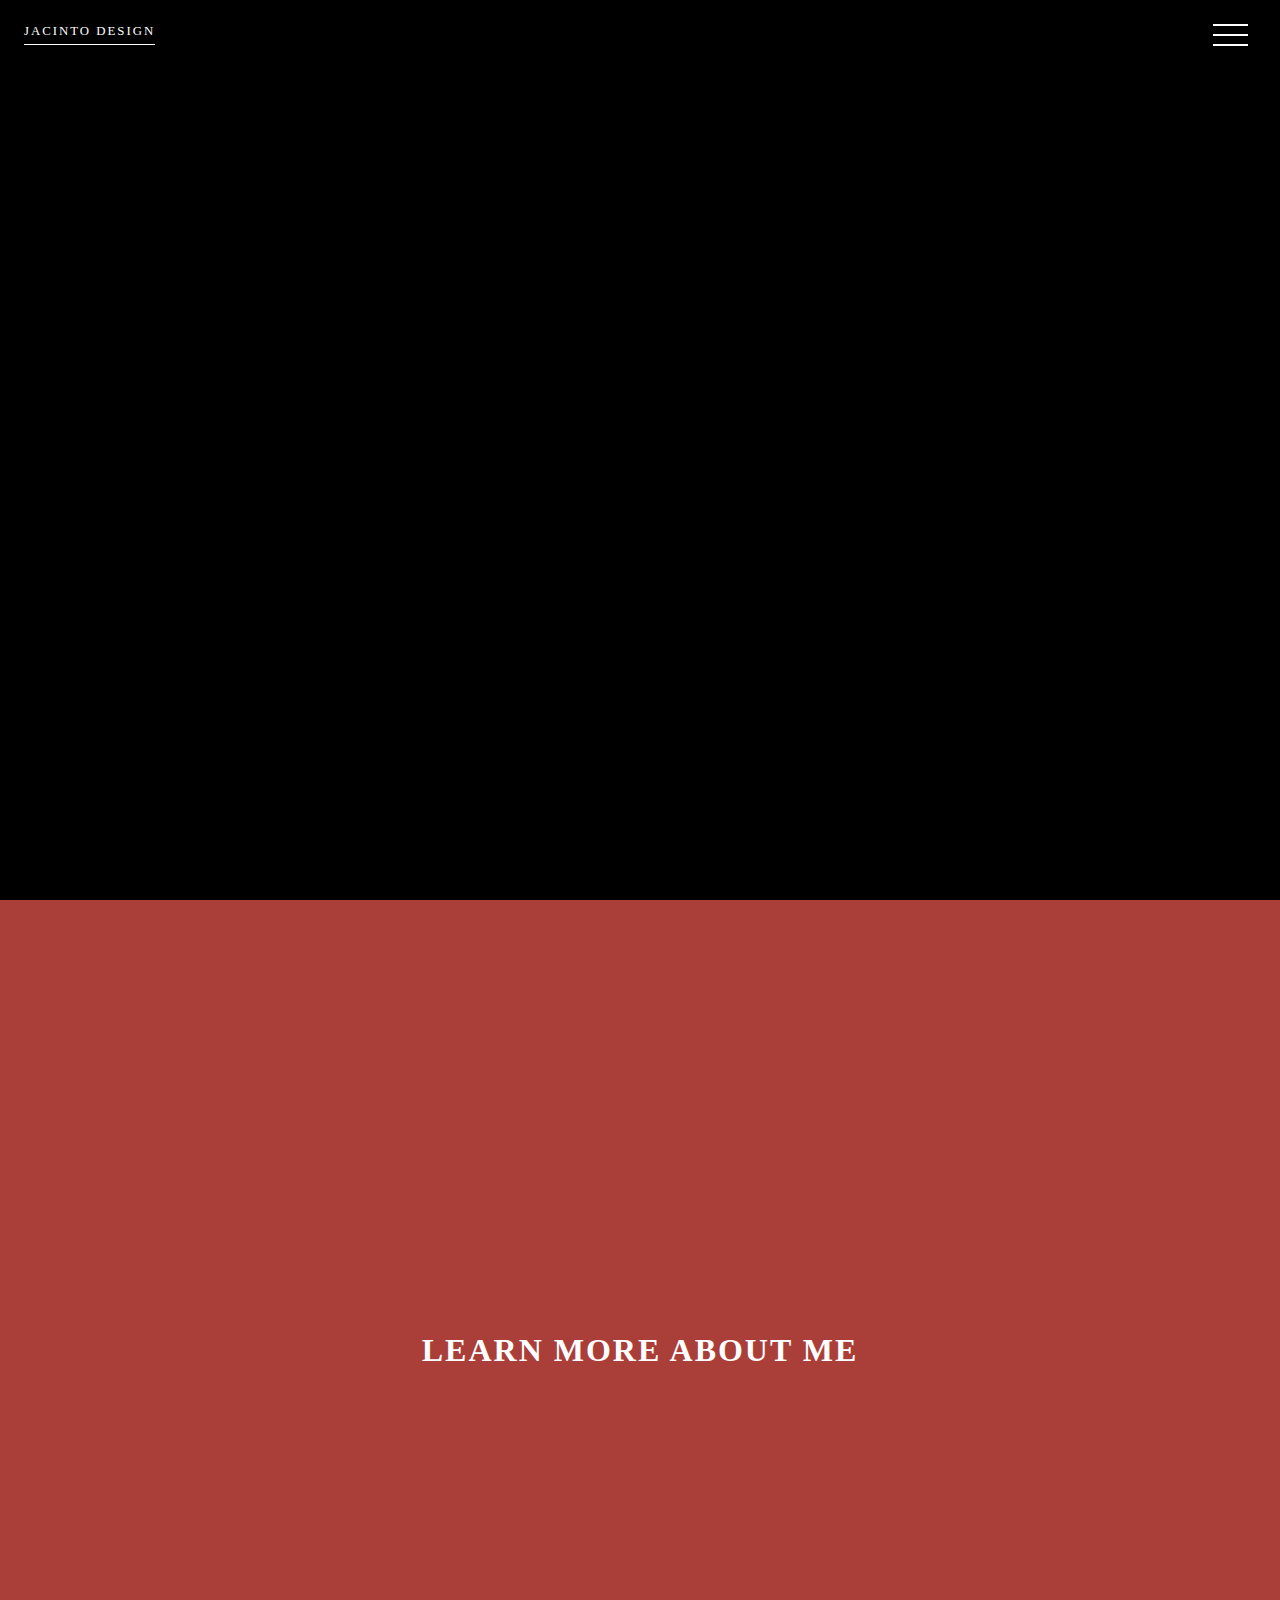
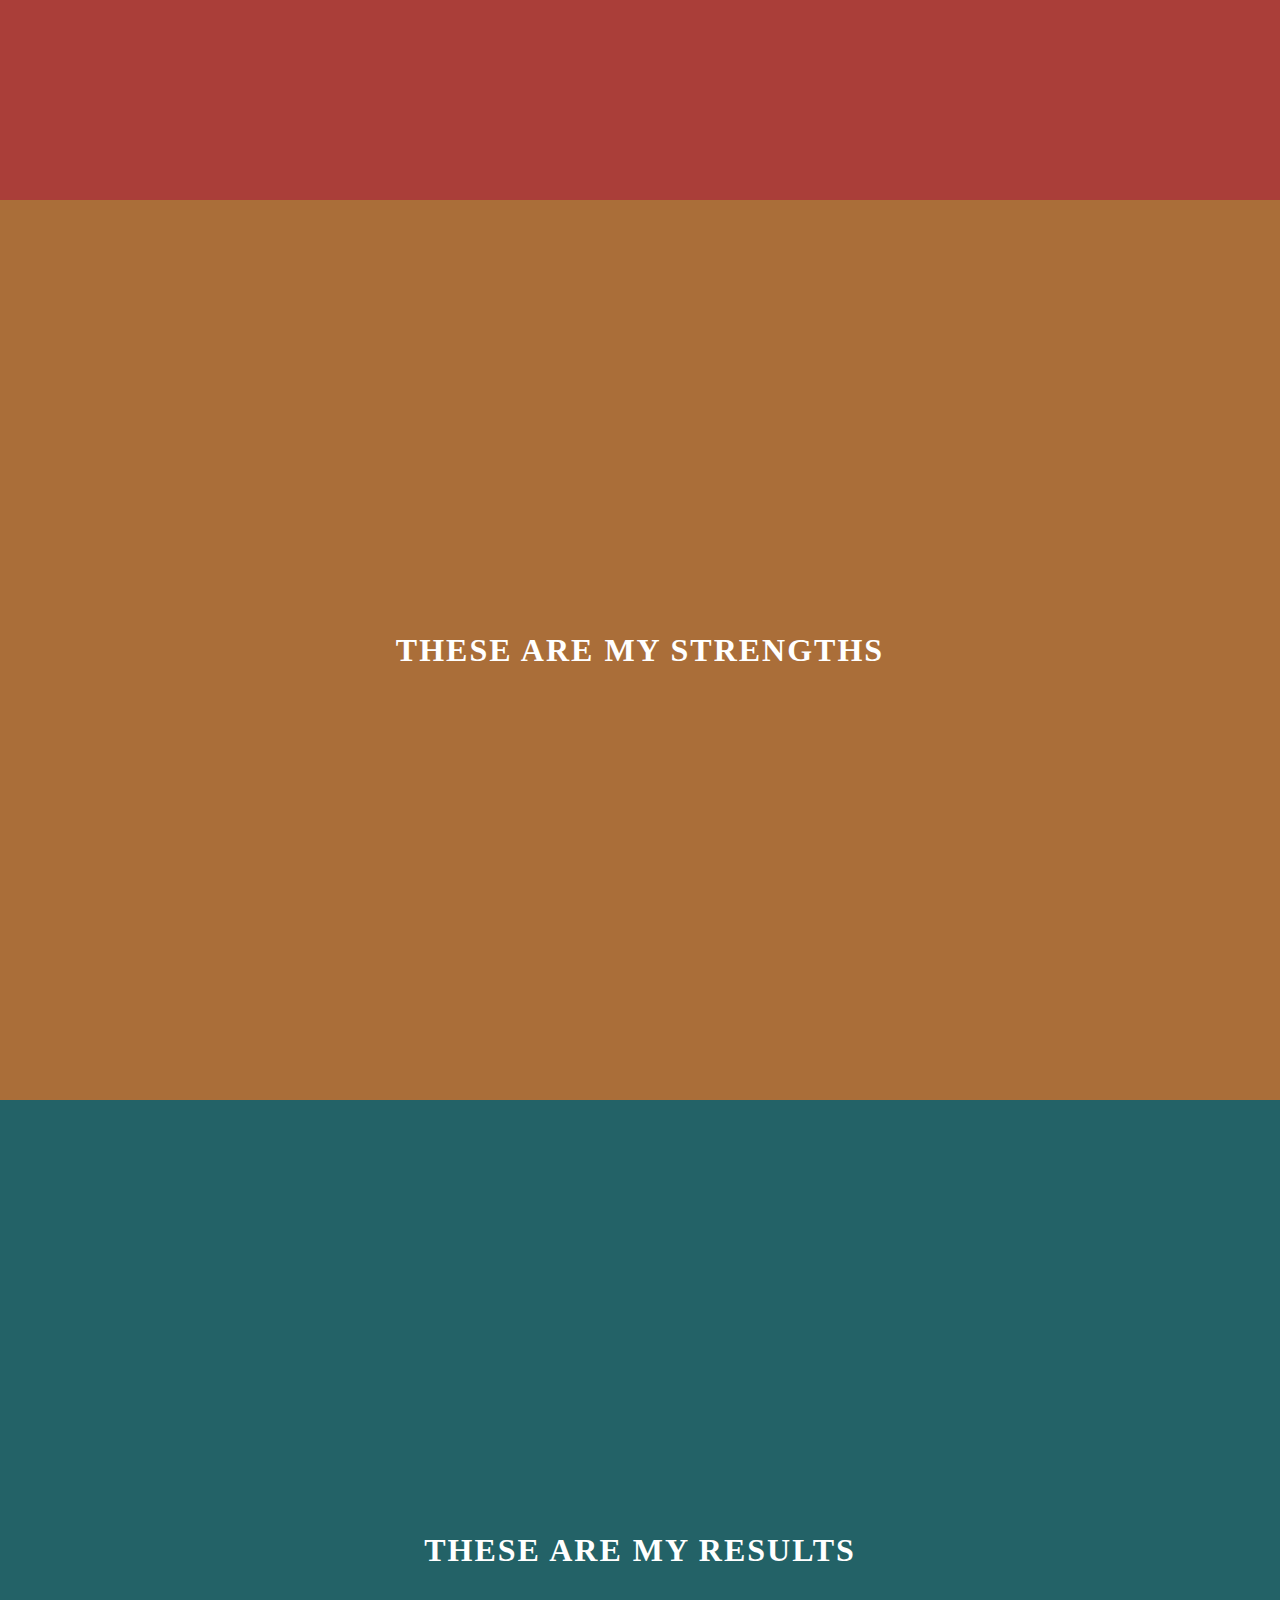
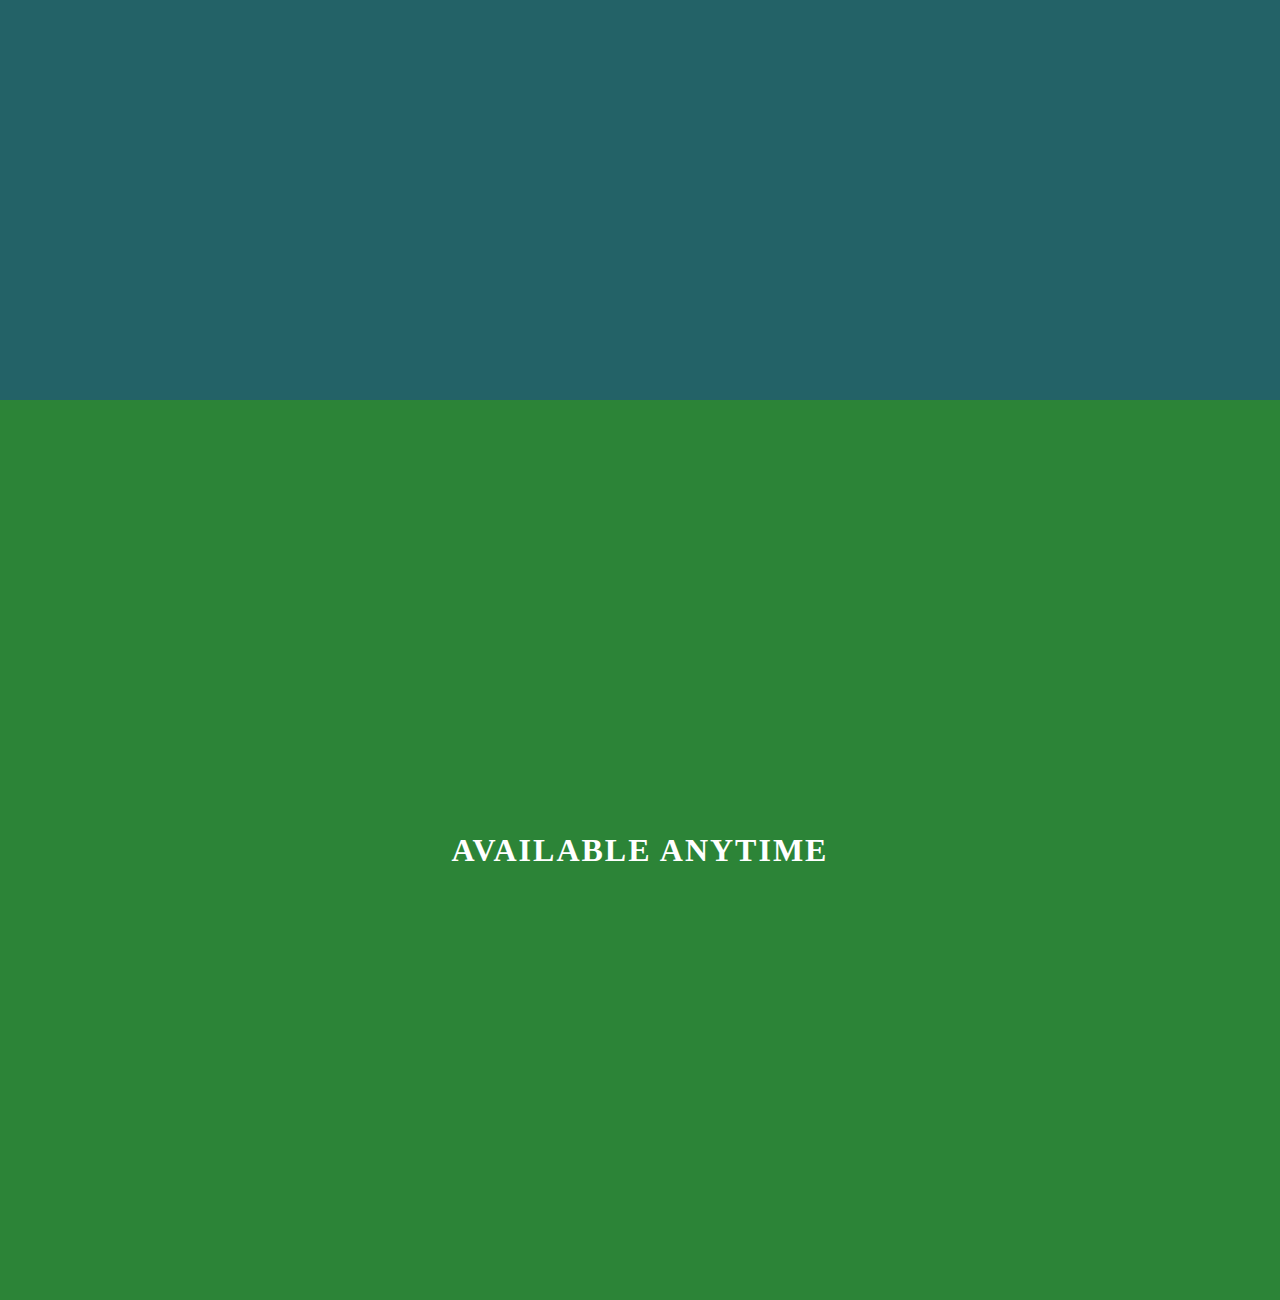
<file: Animated Navigation/index.html>
<!DOCTYPE html>
<html lang="en">
<head>
  <meta charset="UTF-8">
  <meta name="viewport" content="width=device-width, initial-scale=1.0">
  <title>Animated Navigation</title>
  <link rel="icon" type="image/png" href="favicon.png">
  <link rel="stylesheet" href="style.css">
</head>
<body>
  <div class="overlay overlay-slide-left" id="overlay">
    <nav>
      <ul>
        <li id="nav-1" class="slide-out-1"><a href="#home">HOME</a></li>
        <li id="nav-2" class="slide-out-2"><a href="#about">ABOUT</a></li>
        <li id="nav-3" class="slide-out-3"><a href="#skills">SKILLS</a></li>
        <li id="nav-4" class="slide-out-4"><a href="#projects">PROJECTS</a></li>
        <li id="nav-5" class="slide-out-5"><a href="#contact">CONTACT</a></li>
      </ul>
    </nav>
  </div>
  <div class="menu-bars" id="menu-bars">
    <div class="bar1"></div>
    <div class="bar2"></div>
    <div class="bar3"></div>
  </div>
  <!-- Sections -->
  <section id="home"><a href="https://jacinto.design" target="_blank">Jacinto Design</a></section>
  <section id="about"><h1>Learn More About Me</h1></section>
  <section id="skills"><h1>These Are My Strengths</h1></section>
  <section id="projects"><h1>These Are My Results</h1></section>
  <section id="contact"><h1>Available Anytime</h1></section>
  <!-- Script -->
  <script src="script.js"></script>
</body>
</html>
</file>
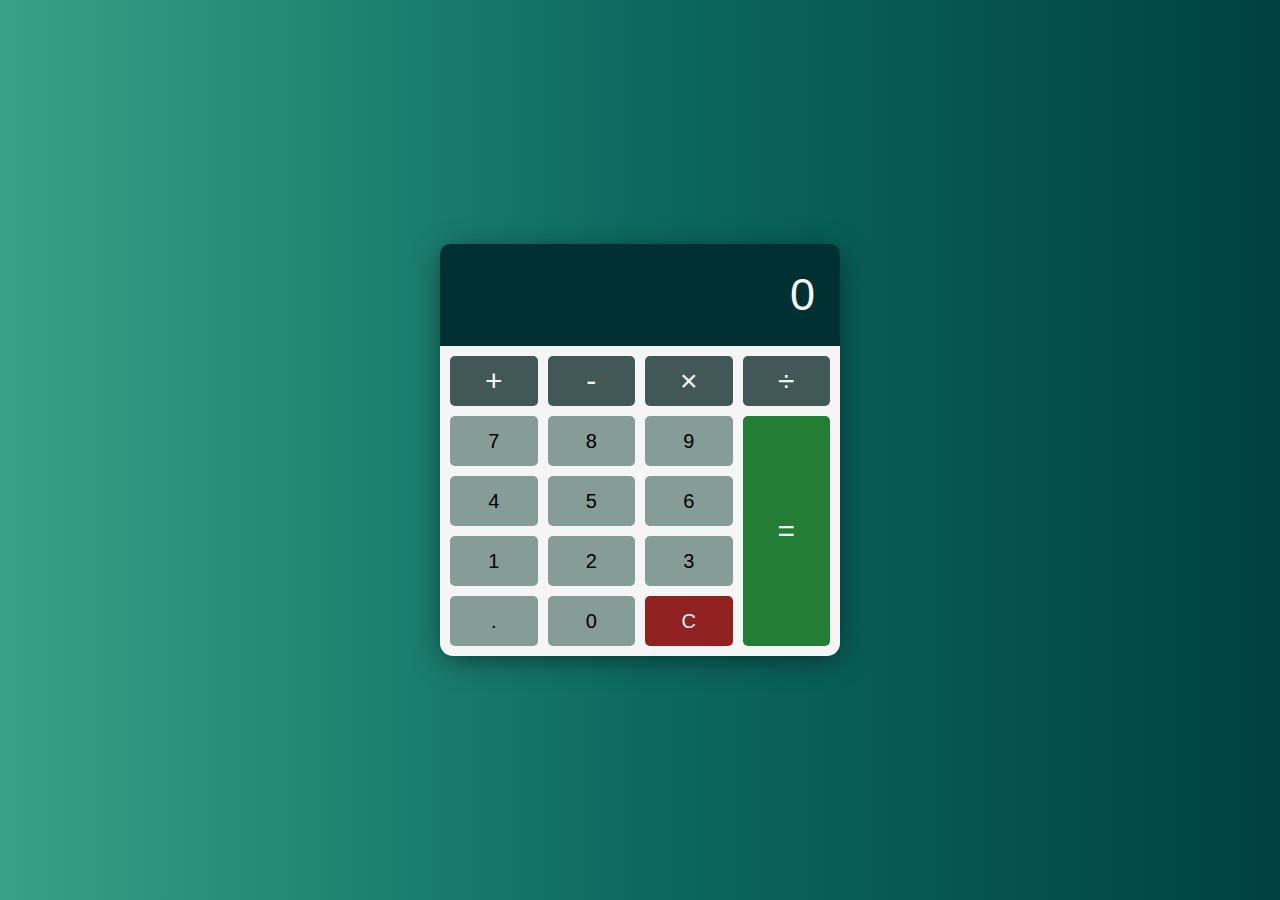
<file: Calculator/index.html>
<!DOCTYPE html>
<html lang="en">
<head>
    <meta charset="UTF-8">
    <meta name="viewport" content="width=device-width, initial-scale=1.0">
    <title>Calculator</title>
    <link rel="icon" type="image/png" href="favicon.png">
    <link rel="stylesheet" href="style.css">
</head>
<body>
    <div class="calculator">
        <div class="calculator-display">
            <h1>0</h1>
        </div>
        <div class="calculator-buttons">
            <button class="operator" value="+">+</button>
            <button class="operator" value="-">-</button>
            <button class="operator" value="*">×</button>
            <button class="operator" value="/">÷</button>
            <button value="7">7</button>
            <button value="8">8</button>
            <button value="9">9</button>
            <button value="4">4</button>
            <button value="5">5</button>
            <button value="6">6</button>
            <button value="1">1</button>
            <button value="2">2</button>
            <button value="3">3</button>
            <button class="decimal" value=".">.</button>
            <button value="0">0</button>
            <button class="clear" id="clear-btn">C</button> 
            <button class="equal-sign operator" value="=">=</button>

        </div>
    </div>
    <!-- Script -->
    <script src="script.js"></script>
</body>
</html>
</file>
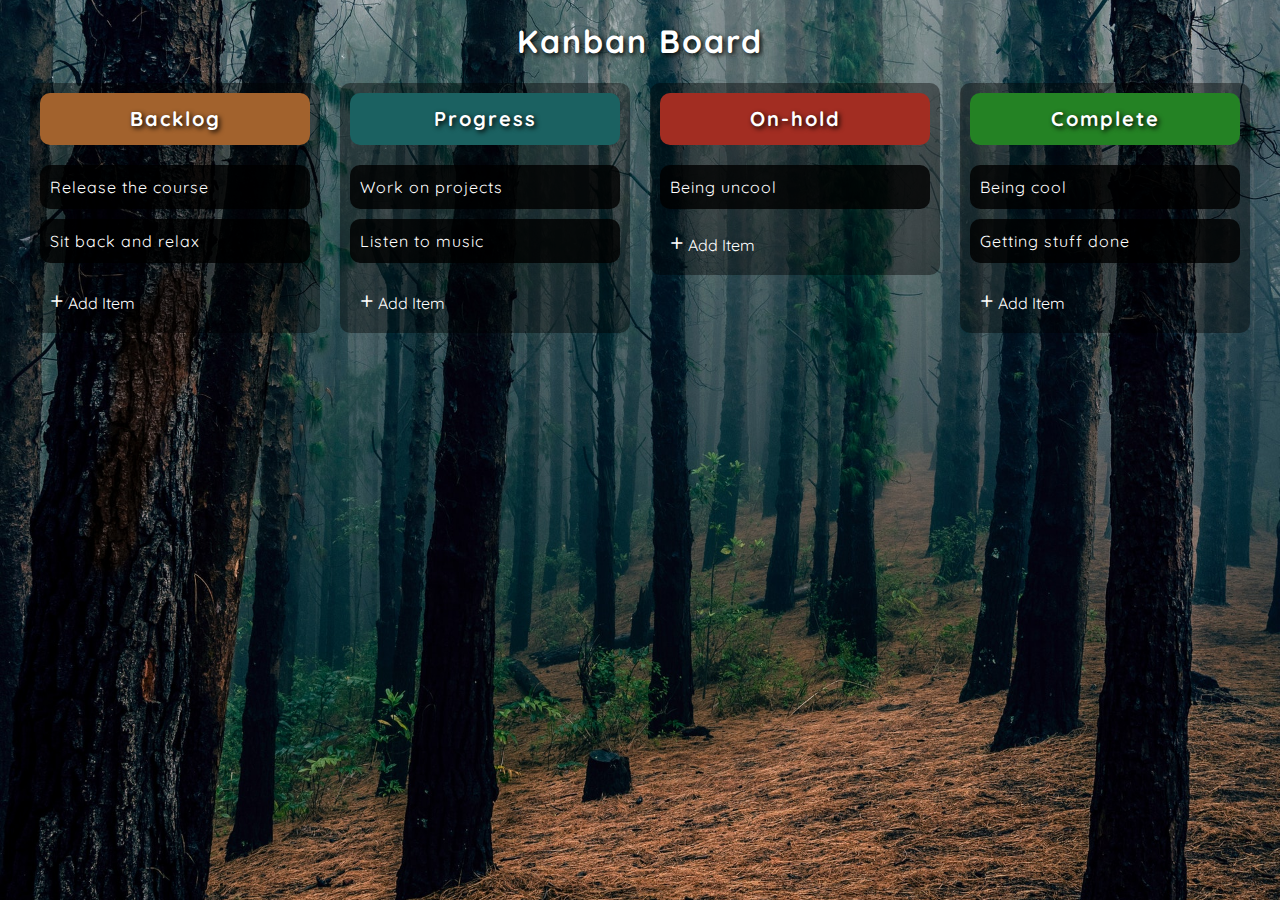
<file: Drag and Drop/index.html>
<!DOCTYPE html>
<html lang="en">
<head>
    <meta charset="UTF-8">
    <meta name="viewport" content="width=device-width, initial-scale=1.0">
    <title>Drag and Drop</title>
    <link rel="icon" type="image/png" href="favicon.png">
    <link rel="stylesheet" href="style.css">
</head>
<body>
    <h1 class="main-title">Kanban Board</h1>
    <div class="drag-container">
        <ul class="drag-list">
            <li class="drag-column backlog-column">
                <span class="header">
                    <h1>Backlog</h1>
                </span>
                <div id="backlog-content" class="custom-scroll">
                    <ul class="drag-item-list" id="backlog-list" ondrop="drop(event)" ondragover="allowDrop(event)" ondragenter="dragEnter(0)">
                        
                    </ul>
                </div>
                <div class="add-btn-group">
                    <div class="add-btn" onclick="showInput(0)">
                        <span class="plus-sign">+</span>
                        <span>Add Item</span>
                    </div>
                    <div class="add-btn solid" onclick="hideInputBox(0)">
                        <span>Save Item</span>
                    </div>
                </div>
                    <div class="add-container">
                        <div class="add-item" contenteditable="true"></div>
                    </div>
                
            </li>
            <li class="drag-column progress-column">
                <span class="header">
                    <h1>Progress</h1>
                </span>
                <div id="progress-content" class="custom-scroll">
                    <ul class="drag-item-list" id="progress-list" ondrop="drop(event)" ondragover="allowDrop(event)" ondragenter="dragEnter(1)">
                        
                    </ul>
                </div>
                <div class="add-btn-group">
                    <div class="add-btn" onclick="showInput(1)">
                        <span class="plus-sign">+</span>
                        <span>Add Item</span>
                    </div>
                    <div class="add-btn solid" onclick="hideInputBox(1)">
                        <span>Save Item</span>
                    </div> 
                </div>
                    <div class="add-container">
                        <div class="add-item" contenteditable="true"></div>
                    </div>
               
            </li>
            <li class="drag-column on-hold-column">
                <span class="header">
                    <h1>On-hold</h1>
                </span>
                <div id="on-hold-content" class="custom-scroll">
                    <ul class="drag-item-list" id="on-hold-list" ondrop="drop(event)" ondragover="allowDrop(event)" ondragenter="dragEnter(2)">
                    </ul>
                </div>
                <div class="add-btn-group">
                    <div class="add-btn" onclick="showInput(2)">
                        <span class="plus-sign">+</span>
                        <span>Add Item</span>
                    </div>
                    <div class="add-btn solid" onclick="hideInputBox(2)">
                        <span>Save Item</span>
                    </div>
                </div>
                    <div class="add-container">
                        <div class="add-item" contenteditable="true"></div>
                    </div>
                
            </li>
            <li class="drag-column complete-column">
                <span class="header">
                    <h1>Complete</h1>
                </span>
                <div id="complete-content" class="custom-scroll">
                    <ul class="drag-item-list" id="complete-list" ondrop="drop(event)" ondragover="allowDrop(event)" ondragenter="dragEnter(3)">

                    </ul>
                </div>
                <div class="add-btn-group">
                    <div class="add-btn" onclick="showInput(3)">
                        <span class="plus-sign">+</span>
                        <span>Add Item</span>
                    </div>
                    <div class="add-btn solid" onclick="hideInputBox(3)">
                        <span>Save Item</span>
                    </div>
                </div>    
                    <div class="add-container">
                        <div class="add-item" contenteditable="true"></div>
                    </div>
                
            </li>
        </ul>
    </div>
    <!-- Script -->
    <script src="script.js"></script>
</body>
</html>
</file>
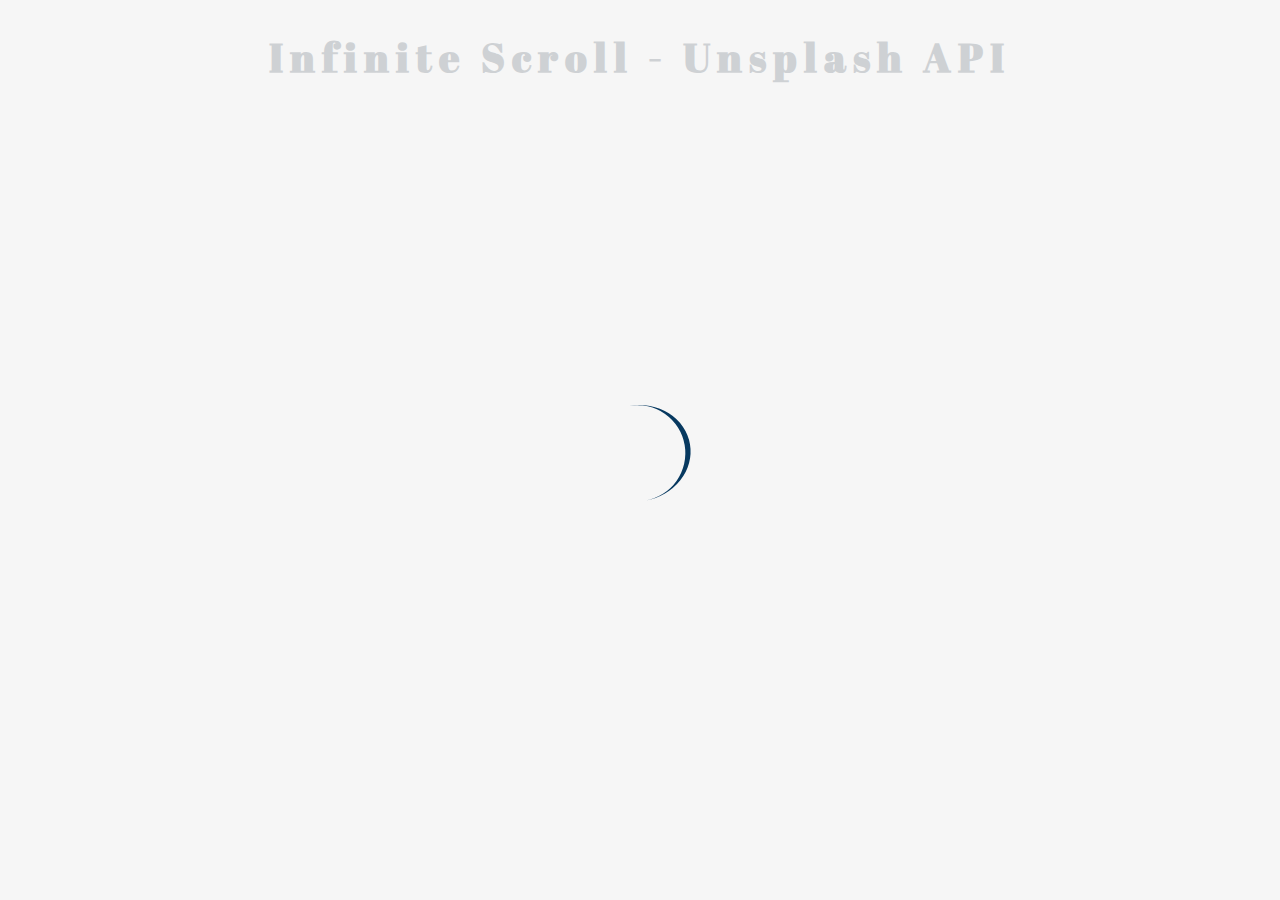
<file: Infinite Scroll/index.html>
<!DOCTYPE html>
<html lang="en">
<head>
    <meta charset="UTF-8">
    <meta http-equiv="X-UA-Compatible" content="IE=edge">
    <meta name="viewport" content="width=device-width, initial-scale=1.0">
    <title>Infinite Scroll</title>
    <link rel="icon" type="image/png" href="/android-chrome-192x192.png">
    <link rel="stylesheet" href="styles.css">
</head>
<body>
<!-- Title -->
    <h1>Infinite Scroll - Unsplash API</h1>
    <!--Loader -->
    <div class="loader" id="loader">
        <img src="Eclipse-1s-150px.svg" alt="Loading">
    </div>
    <!-- Image Conatiner -->
    <div class="image-container" id="image-container"></div>
    <!-- Scripts -->
    <script src="scripts.js"></script>
</body>
</html>
</file>
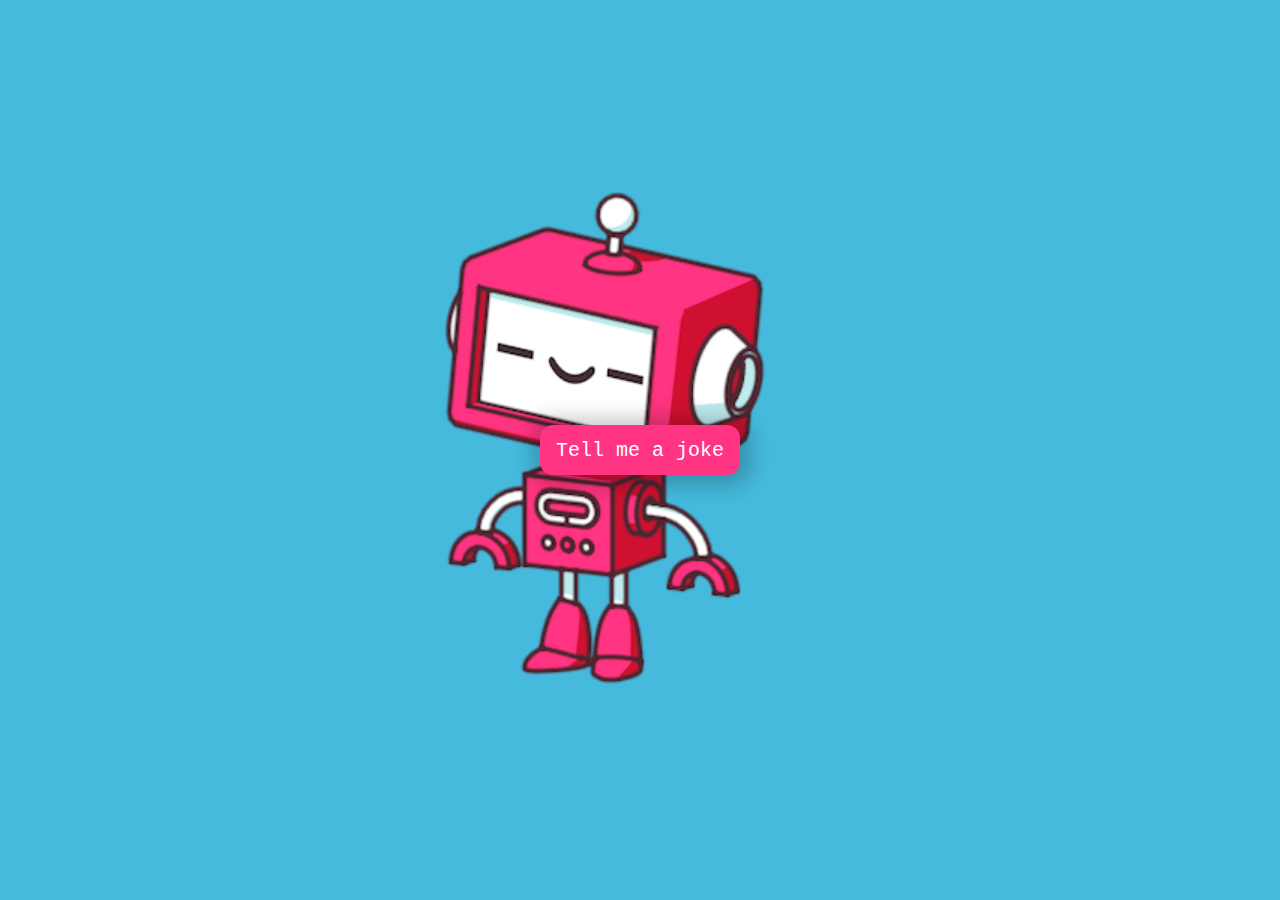
<file: Joke Teller/index.html>
<!DOCTYPE html>
<html lang="en">
<head>
    <meta charset="UTF-8">
    <meta name="viewport" content="width=device-width, initial-scale=1.0">
    <title>Joke Teller</title>
    <link rel="icon" type="image/png" href="favicon.png">
    <link rel="stylesheet" href="https://cdnjs.cloudflare.com/ajax/libs/font-awesome/5.10.2/css/all.min.css"/>
    <link rel="stylesheet" href="style.css">
</head>
<body>
    <div class="container">
        <button id="button">Tell me a joke</button>
        <audio id="audio" controls hidden ></audio>
    </div>
    <!-- Script -->
    <script src="script.js"></script>
</body>
</html>
</file>
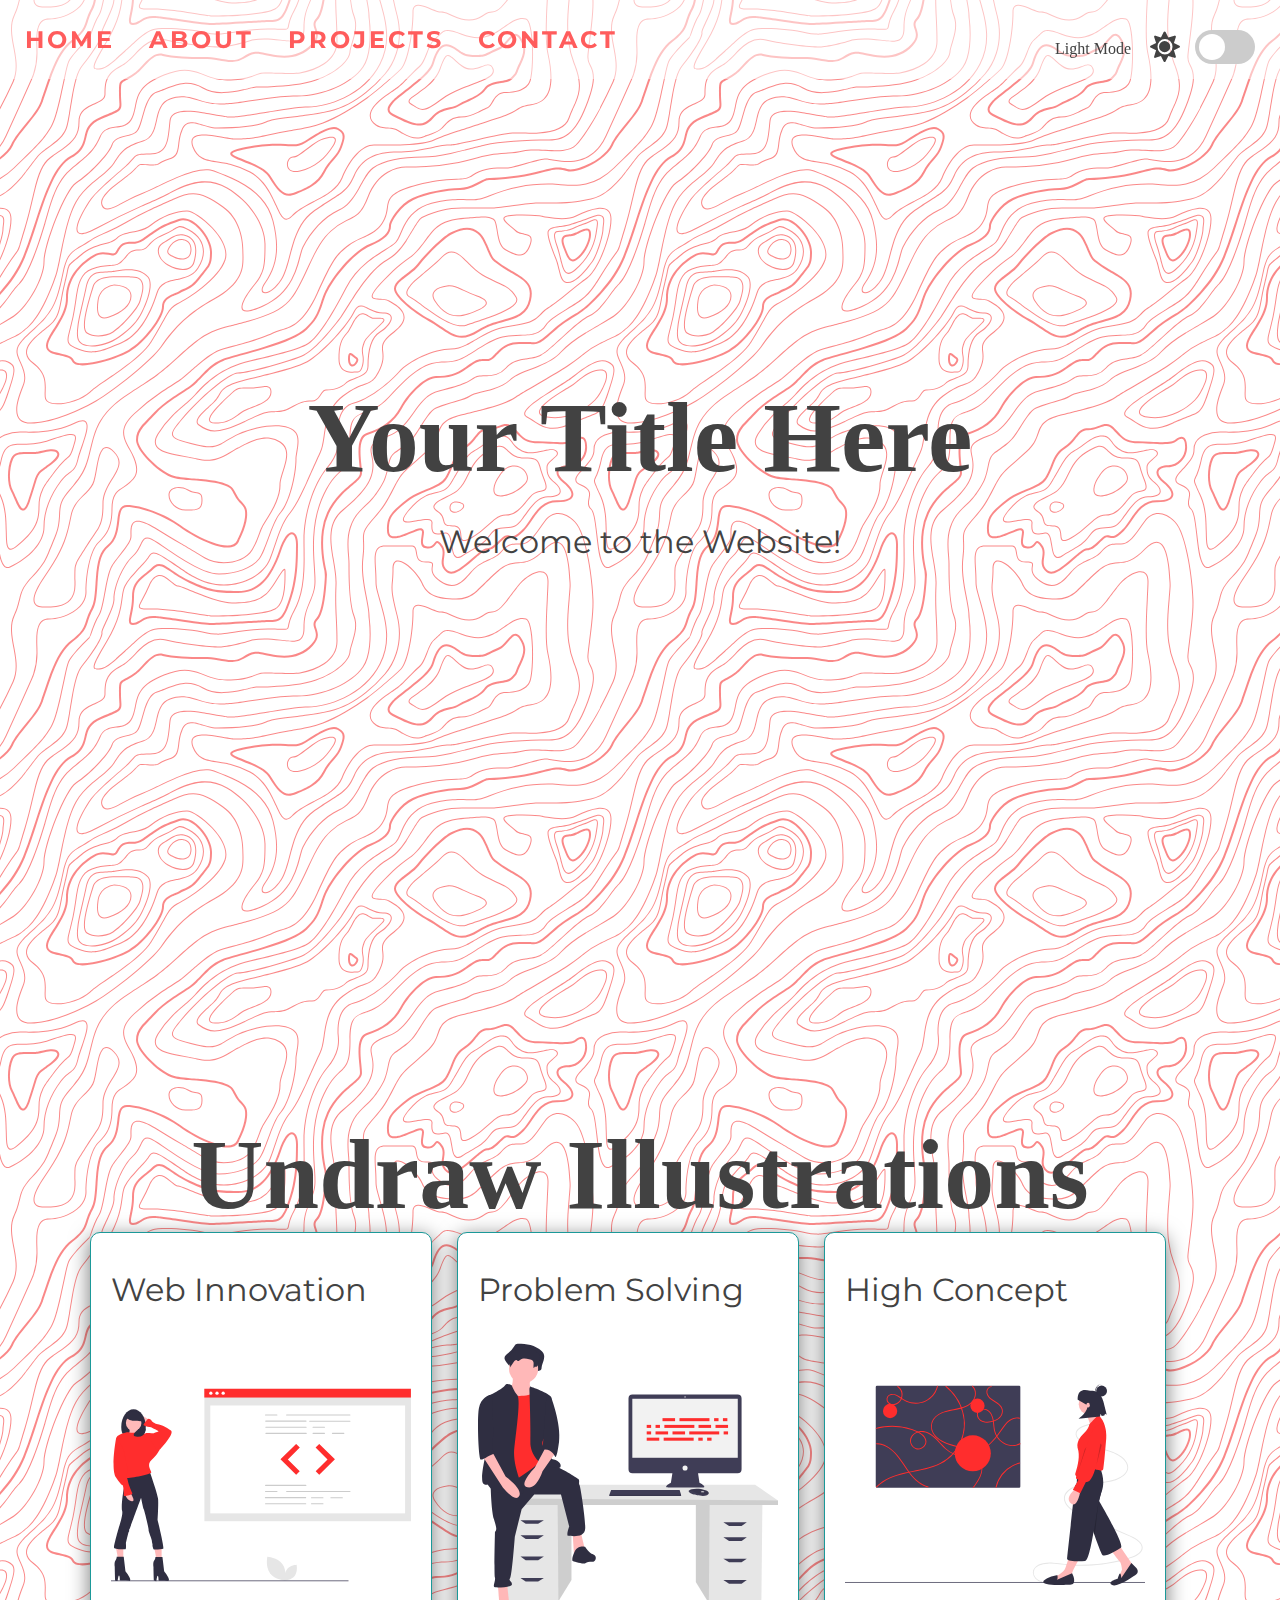
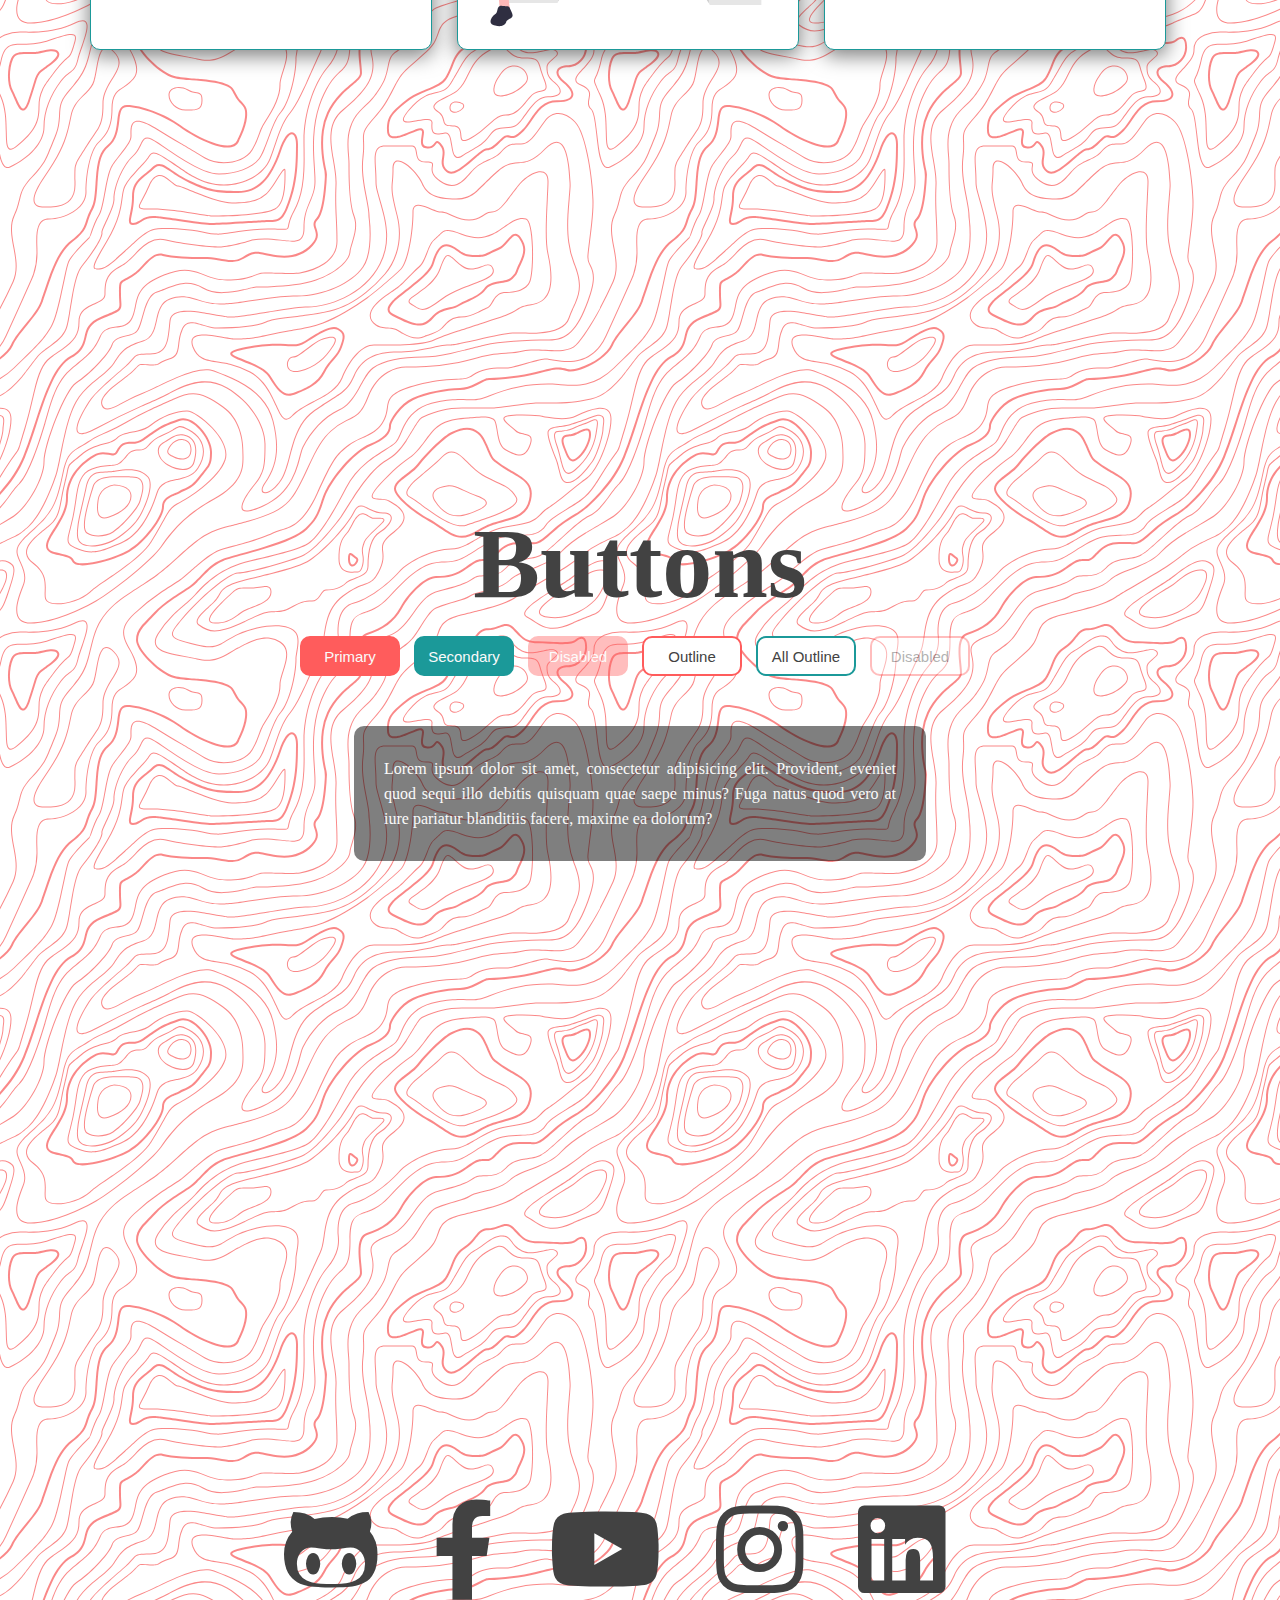
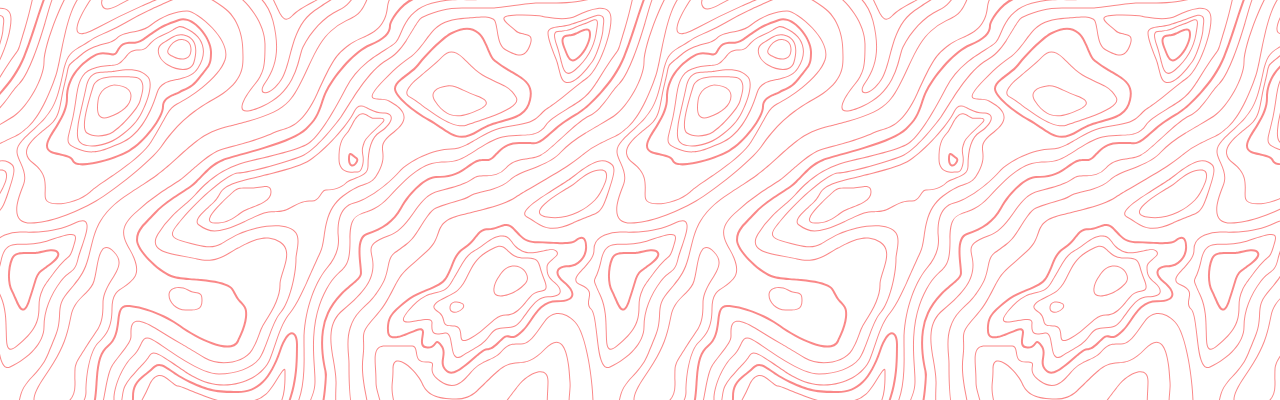
<file: Light-Dark Mode/index.html>
<!DOCTYPE html>
<html lang="en">
<head>
    <meta charset="UTF-8">
    <meta name="viewport" content="width=device-width, initial-scale=1.0">
    <title>Light Dark Mode</title>
    <link rel="icon" type="image/png" href="favicon.png">
    <link rel="stylesheet" href="https://cdnjs.cloudflare.com/ajax/libs/font-awesome/5.10.2/css/all.min.css"/>
    <link rel="stylesheet" href="style.css">
</head>
<body>
    <div class="theme-switch-wrapper">
        <span id="toggle-icon">
            <span class="toggle-text">Light Mode</span>
            <i class="fas fa-sun"></i>
        </span>
        <label class="theme-switch">
            <input type="checkbox">
            <div class="slider round"></div>
        </label>
    </div>
    <nav id="nav">
        <a href="#home">HOME</a>
        <a href="#about">ABOUT</a>
        <a href="#projects">PROJECTS</a>
        <a href="#contact">CONTACT</a>
    </nav>
    <section id="home">
        <div class="title-group">
            <h1>Your Title Here</h1>
            <h2>Welcome to the Website!</h2>
        </div>
    </section>
    <section id="about">
        <h1>Undraw Illustrations</h1>
        <div class="about-container">
            <div class="image-container">
                <h2>Web Innovation</h2>
                <img src="img/undraw_proud_coder_light.svg" alt="Proud Coder" id="image1">
            </div>
            <div class="image-container">
                <h2>Problem Solving</h2>
                <img src="img/undraw_feeling_proud_light.svg" alt="Proud Coder" id="image2">
            </div>
            <div class="image-container">
                <h2>High Concept</h2>
                <img src="img/undraw_conceptual_idea_light.svg" alt="Idea Coder" id="image3">
            </div>
        </div>
    </section>
    <section id="projects">
        <h1>Buttons</h1>
        <div class="buttons">
            <button class="primary">Primary</button>
            <button class="secondary">Secondary</button>
            <button class="primary" disabled>Disabled</button>
            <button class="outline">Outline</button>
            <button class="secondary outline">All Outline</button>
            <button class="outline" disabled>Disabled</button>
        </div>
        <div class="text-box" id="text-box">
            <p>Lorem ipsum dolor sit amet, consectetur adipisicing elit. Provident, eveniet quod sequi illo debitis quisquam quae saepe minus? Fuga natus quod vero at iure pariatur blanditiis facere, maxime ea dolorum?</p>
        </div>
    </section>
    <section id="contact">
        <div class="social-icons">
            <i class="fab fa-github-alt"></i>
            <i class="fab fa-facebook-f"></i>
            <i class="fab fa-youtube"></i>
            <i class="fab fa-instagram"></i>
            <i class="fab fa-linkedin"></i>
        </div>
    </section>
    <!-- Script -->
    <script src="script.js"></script>
</body>
</html>
</file>
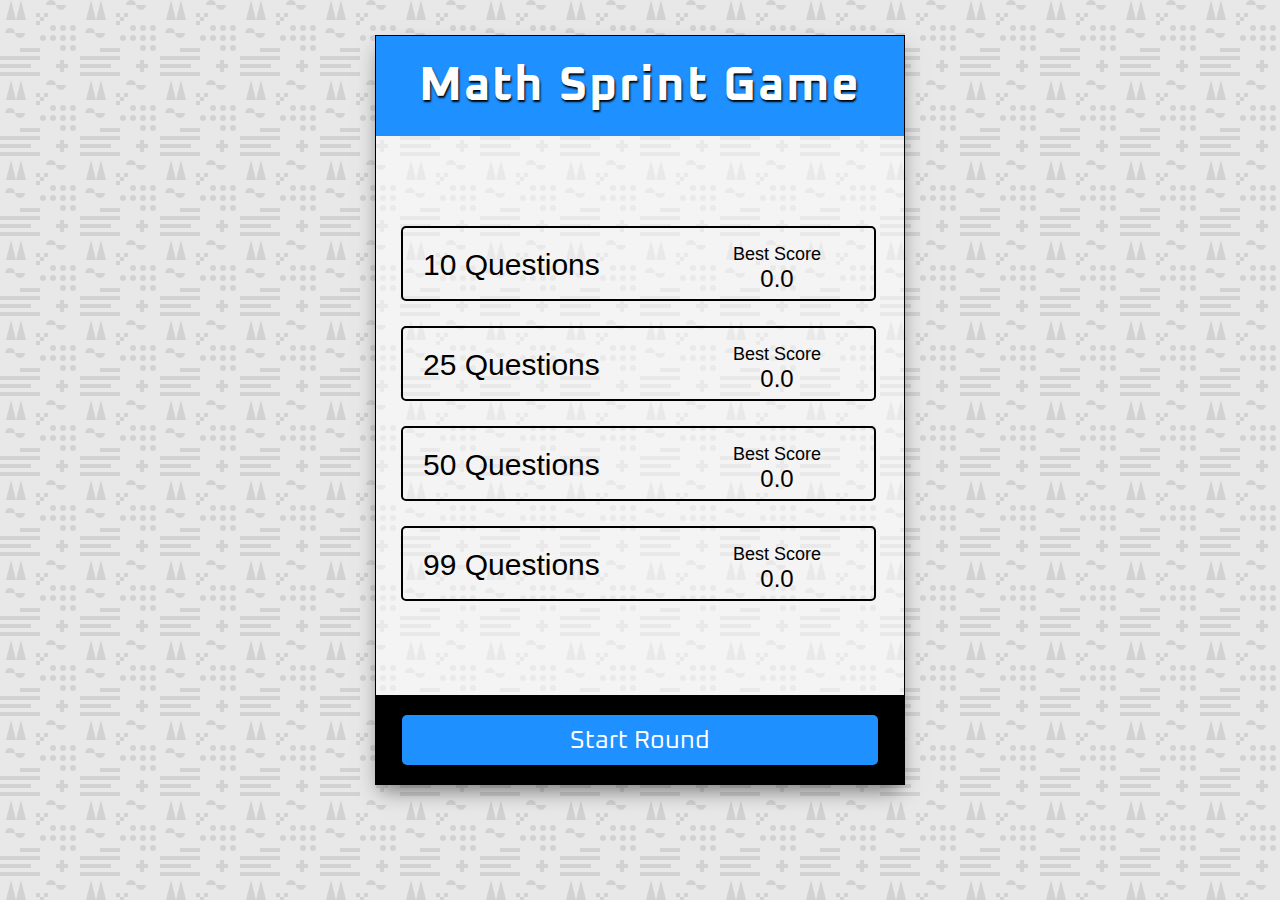
<file: Math Sprint Game/index.html>
<!DOCTYPE html>
<html lang="en">
<head>
    <meta charset="UTF-8">
    <meta name="viewport" content="width=device-width, initial-scale=1.0">
    <title>Math Sprint Game</title>
    <link rel="icon" type="image/png" href="favicon.png">
    <link rel="stylesheet" href="style.css">
</head>
<body> 
    <div class="game-container">
        <div class="header">
            <h1>Math Sprint Game</h1>
        </div>

        <div class="crad" id="splash-page">
            <form id="start-form">
                <div class="selection-container">
                    <div class="radio-container">
                        <label for="value-10">10 Questions</label>
                        <input type="radio" name="questions" value="10" id="value-10">
                        <span class="best-score">
                            <span>Best Score</span>
                            <span class="best-score-value"></span>
                        </span>
                    </div>

                    <div class="radio-container">
                        <label for="value-25">25 Questions</label>
                        <input type="radio" name="questions" value="25" id="value-25">
                        <span class="best-score">
                            <span>Best Score</span>
                            <span class="best-score-value"></span>
                        </span>
                    </div>

                    <div class="radio-container">
                        <label for="value-50">50 Questions</label>
                        <input type="radio" name="questions" value="50" id="value-50">
                        <span class="best-score">
                            <span>Best Score</span>
                            <span class="best-score-value"></span>
                        </span>
                    </div>

                    <div class="radio-container">
                        <label for="value-99">99 Questions</label>
                        <input type="radio" name="questions" value="99" id="value-99">
                        <span class="best-score">
                            <span>Best Score</span>
                            <span class="best-score-value"></span>
                        </span>
                    </div>
                </div>

                <div class="selection-footer">
                    <button class="start" type="submit">Start Round</button>
                </div>
            </form>
        </div>

        <!-- Countdown Page -->
        <div class="card" id="countdown-page" hidden>
            <h1 class="countdown"></h1>
        </div>

        <!-- Game page -->
        <div class="card" id="game-page" hidden>
            <div class="item-container">
                <!-- <div class="selected-item"></div>
                <div class="item">
                    <h1>3 x 3 = 20</h1>
                </div> -->
            </div>
            <div class="item-footer">
                <button class="wrong" onclick="select(false)">Wrong</button>
                <button class="right" onclick="select(true)">Right</button>
            </div>
        </div>

        <div class="card" id="score-page" hidden>
            <div class="score-container">
                <h1 class="title">Your Time</h1>
                <h1 class="final-time">3.7s</h1>
                <h1 class="base-time">Base Time: 2.6s</h1>
                <h1 class="penalty-time">Penalty: +1.1s</h1>
            </div>
            <div class="score-footer">
                <button class="play-again" onclick="playAgain()"  hidden>Play Again</button>
            </div>
        </div>

    </div>
    <!-- Script -->
    <script src="shuffle.js"></script>
    <script src="script.js"></script>
</body>
</html>
</file>
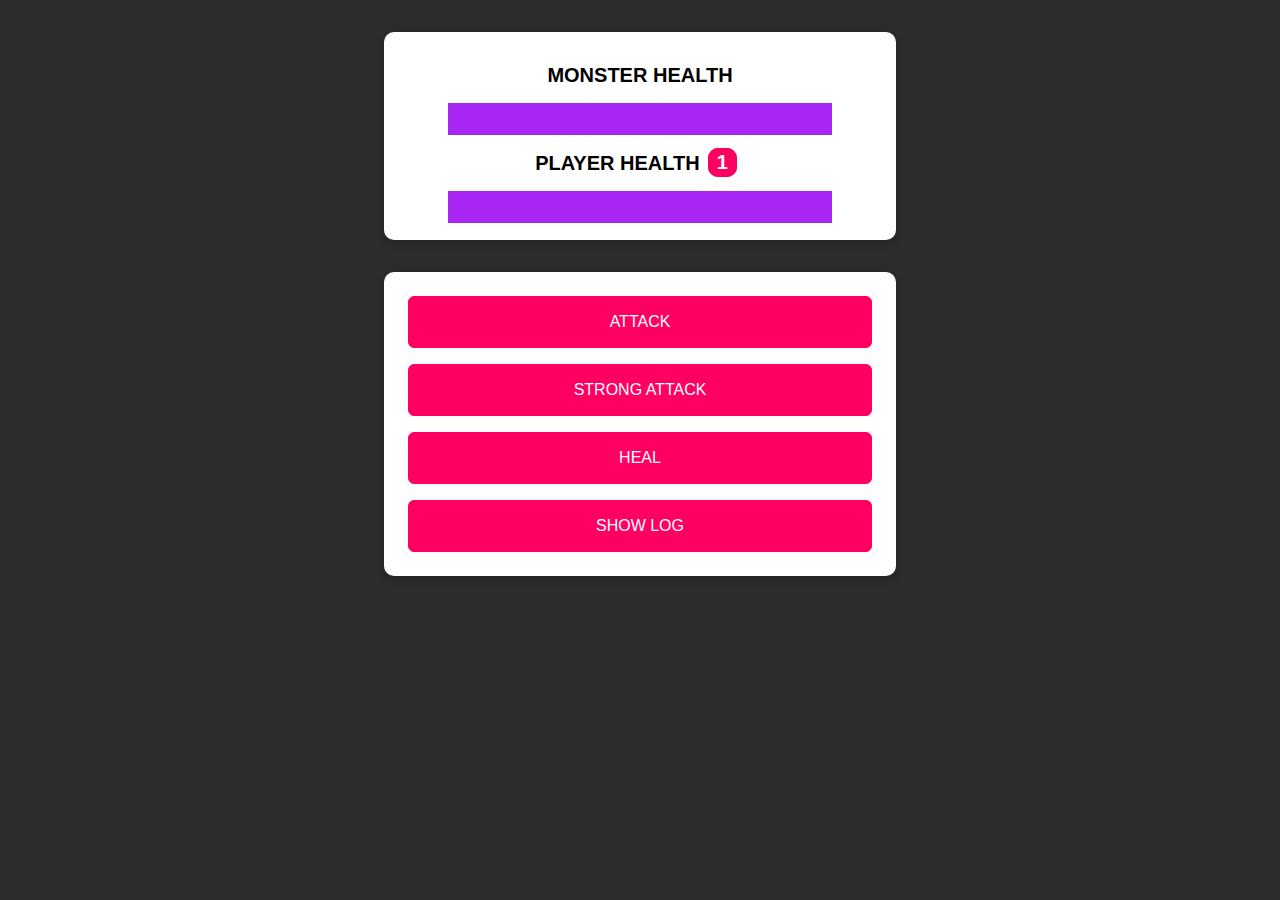
<file: Monster Kill Game/index.html>
<!DOCTYPE html>
<html lang="en">
  <head>
    <meta charset="UTF-8" />
    <meta name="viewport" content="width=device-width, initial-scale=1.0" />
    <meta http-equiv="X-UA-Compatible" content="ie=edge" />
    <title>Monster Killer</title>
    <link rel="stylesheet" href="assets/styles/app.css" />
    <script src="assets/scripts/vendor.js" defer></script>
    <script src="assets/scripts/app.js" defer></script>
  </head>
  <body>
    <section id="health-levels">
      <h2>MONSTER HEALTH</h2>
      <progress id="monster-health" max="100" value="100">100%</progress>
      <h2>PLAYER HEALTH<span id="bonus-life">1</span></h2>
      <progress id="player-health" max="100" value="100">100%</progress>
    </section>
    <section id="controls">
      <button id="attack-btn">ATTACK</button>
      <button id="strong-attack-btn">STRONG ATTACK</button>
      <button id="heal-btn">HEAL</button>
      <button id="log-btn">SHOW LOG</button>
    </section>
  </body>
</html>
</file>
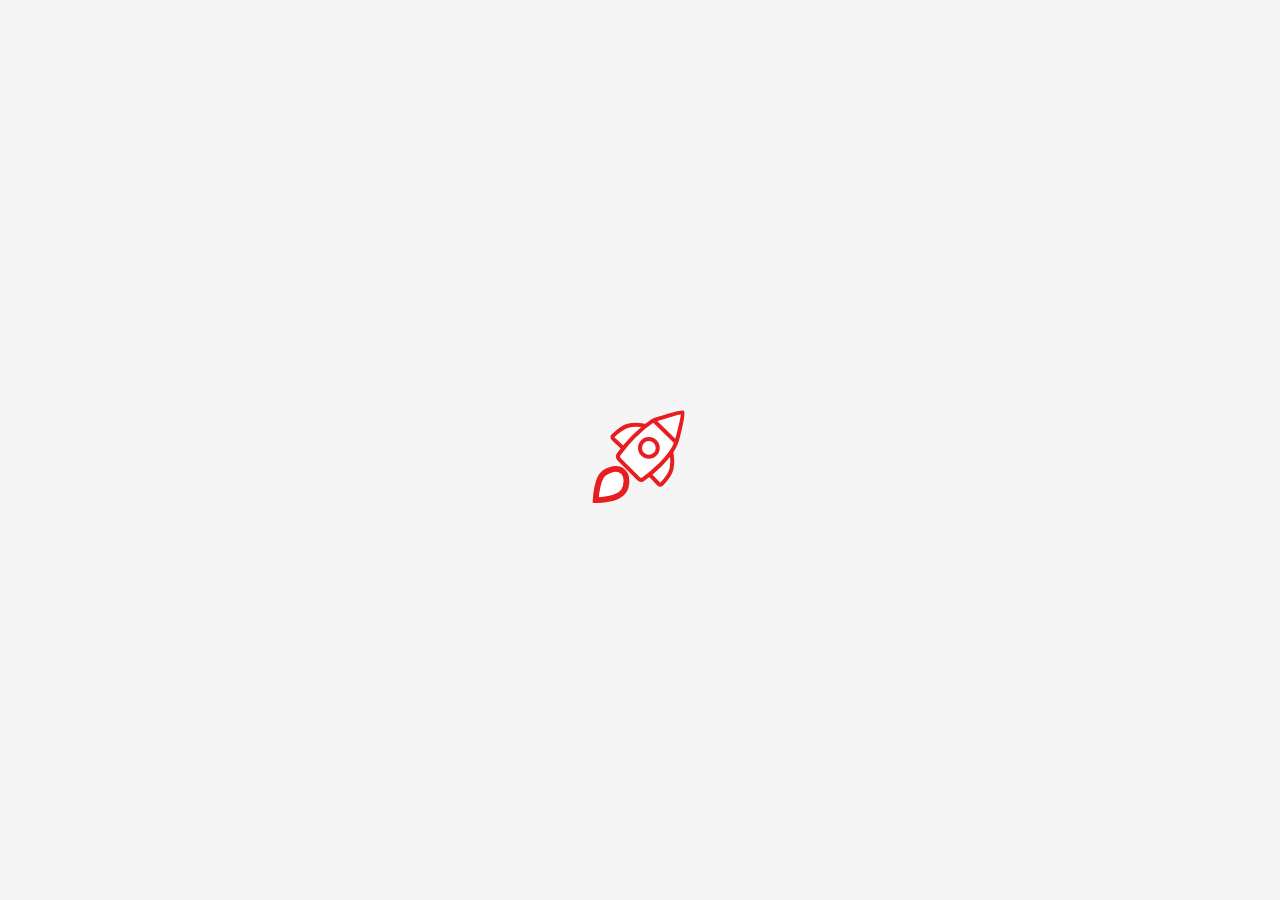
<file: NASA API pictures/index.html>
<!DOCTYPE html>
<html lang="en">
<head>
    <meta charset="UTF-8">
    <meta name="viewport" content="width=device-width, initial-scale=1.0">
    <title>NASA API Pictures</title>
    <link rel="stylesheet" href="style.css">
    <link rel="icon" type="image/png" href="https://s2.googleusercontent.com/s2/favicons?domain=www.nasa.gov">
    <!-- ZTM Favicon -->
    <!-- <link rel="icon" type="image/png" href="favicon.png"> -->
</head>
<body>

    <div class="loader hidden">
        <img src="rocket.svg" alt="Rocket Loading Animation">
    </div>
    <div class="container">
        <div class="navigation-container">
            <span class="background"></span>
            <span class="navigation-items" id="resultsNav">
                <h3 class="clickable" onclick="updateDOM('favorites')">Favourites</h3>
                <h3>&nbsp;&nbsp;&nbsp;•&nbsp;&nbsp;&nbsp;</h3>
                <h3 class="clickable" onclick="getNasaPictures()">Load More</h3>
            </span>
            <span class="navigation-items hidden" id="favoritesNav">
                <h3 class="clickable" onclick="getNasaPictures()">Load more NASA Images</h3>
            </span>
        </div>
        <div class="images-container">
            <!-- <div class="card">
                <a href="" title="View Full Image" target="_blank">
                    <img src="" alt="NASA Picture of the Day" class="card-img-top">
                </a>
                <div class="card-body">
                    <h5 class="card-title">Title of Image</h5>
                    <p class="clickable">Add to Favourites</p>
                    <p class="card-text">Lorem ipsum dolor sit amet consectetur adipisicing elit. Nobis itaque dolor quaerat, consequuntur explicabo similique ipsam. Veniam, nulla quibusdam, commodi totam aspernatur et hic possimus explicabo, molestias neque dolorem nesciunt! Lorem ipsum dolor, sit amet consectetur adipisicing elit. Cupiditate labore aut odit eius temporibus vero? Neque eum pariatur corrupti in explicabo illo consectetur ut quis, hic mollitia nemo, dicta beatae.</p>
                    <small class="text-muted">
                        <strong>12/12/2020</strong>
                        <span>Copyright Info</span>
                    </small>
                </div>
            </div> -->
        </div>
    </div>
    <div class="save-confirmed" hidden>
        <h1>ADDED!</h1>
    </div>
    <!-- Script -->
    <script src="script.js"></script>
</body>
</html>
</file>
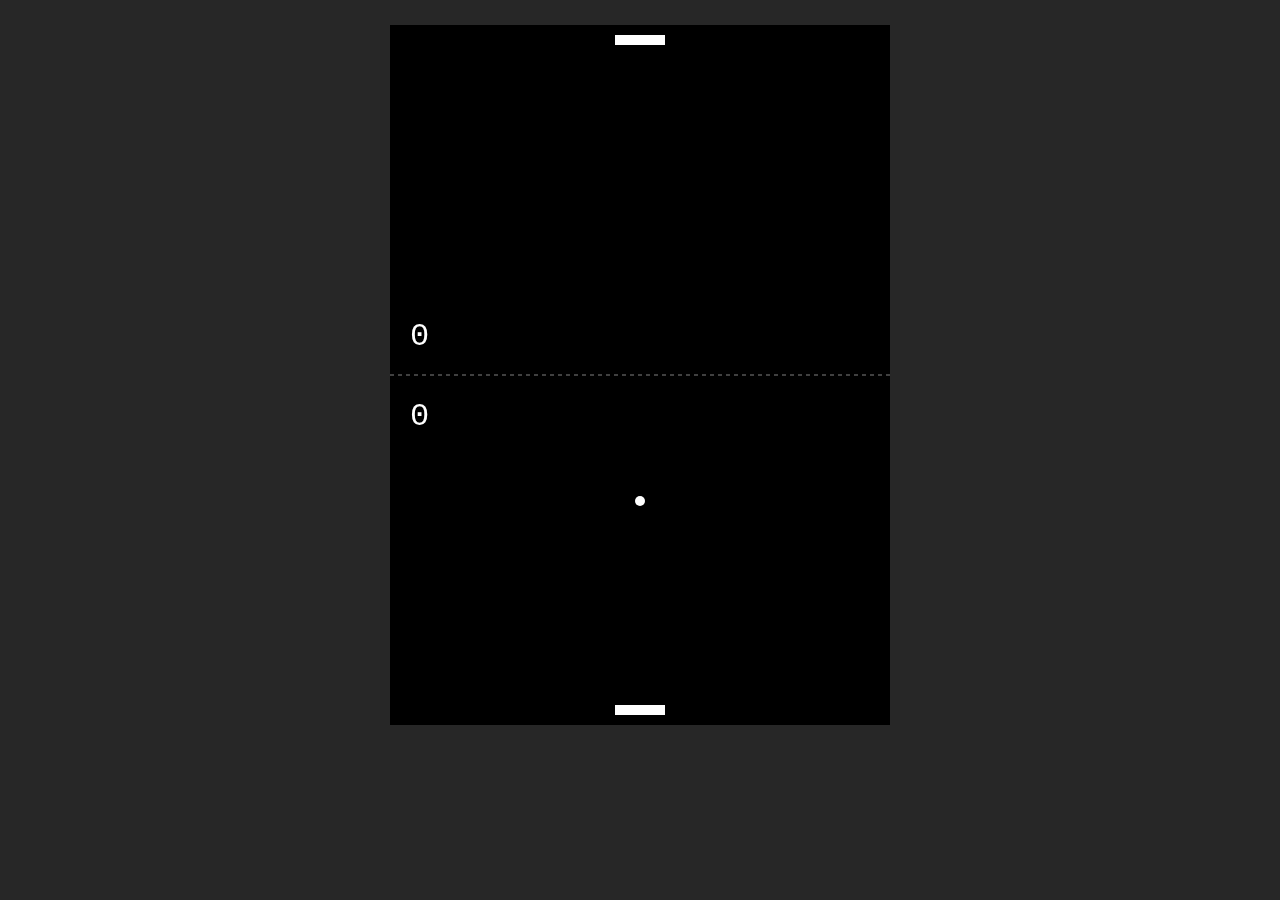
<file: Pong Game/index.html>
<!DOCTYPE html>
<html lang="en">
<head>
    <meta charset="UTF-8">
    <meta name="viewport" content="width=device-width, initial-scale=1.0">
    <title>Pong</title>
    <link rel="icon" type="image/png" href="favicon.png">
    <link rel="stylesheet" href="style.css">
</head> 
<body>
    <!-- Script -->
    <script src="script.js"></script>
</body>
</html>
</file>
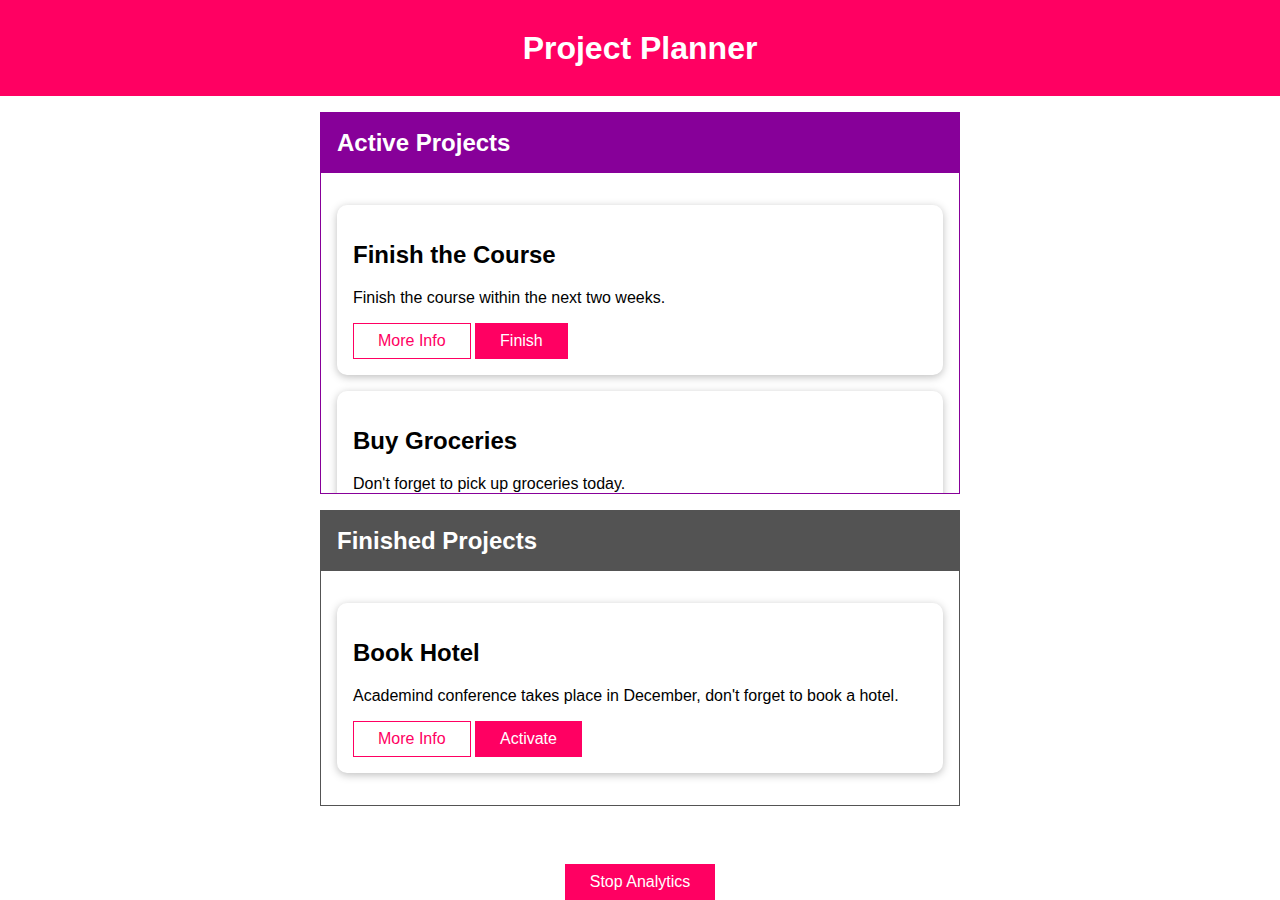
<file: Simple Event Board/index.html>
<!DOCTYPE html>
<html lang="en">
  <head>
    <meta charset="UTF-8" />
    <meta name="viewport" content="width=device-width, initial-scale=1.0" />
    <meta http-equiv="X-UA-Compatible" content="ie=edge" />
    <title>Project Board</title>
    <link rel="stylesheet" href="assets/styles/app.css" />
    <script src="assets/scripts/app.js" defer></script>
  </head>
  <body>
    <template id="tooltip">
      <h2>More Info</h2>
      <p></p>
    </template>
    <header id="main-header">
      <h1>Project Planner</h1>
    </header>
    <section id="active-projects">
      <header>
        <h2>Active Projects</h2>
      </header>
      <ul>
        <li
          id="p1"
          data-extra-info="Got lifetime access, but would be nice to finish it soon!"
          class="card"
        >
          <h2>Finish the Course</h2>
          <p>Finish the course within the next two weeks.</p>
          <button class="alt">More Info</button>
          <button>Finish</button>
        </li>
        <li
          id="p2"
          data-extra-info="Not really a business topic but still important."
          class="card"
        >
          <h2>Buy Groceries</h2>
          <p>Don't forget to pick up groceries today.</p>
          <button class="alt">More Info</button>
          <button>Finish</button>
        </li>
      </ul>
    </section>
    <section id="finished-projects">
      <header>
        <h2>Finished Projects</h2>
      </header>
      <ul>
        <li
          id="p3"
          data-extra-info="Super important conference! Fictional but still!"
          class="card"
        >
          <h2>Book Hotel</h2>
          <p>
            Academind conference takes place in December, don't forget to book a
            hotel.
          </p>
          <button class="alt">More Info</button>
          <button>Activate</button>
        </li>
      </ul>
    </section>
    <footer>
      <button id="stop-analytics-btn">Stop Analytics</button>
    </footer>
  </body>
</html>
</file>
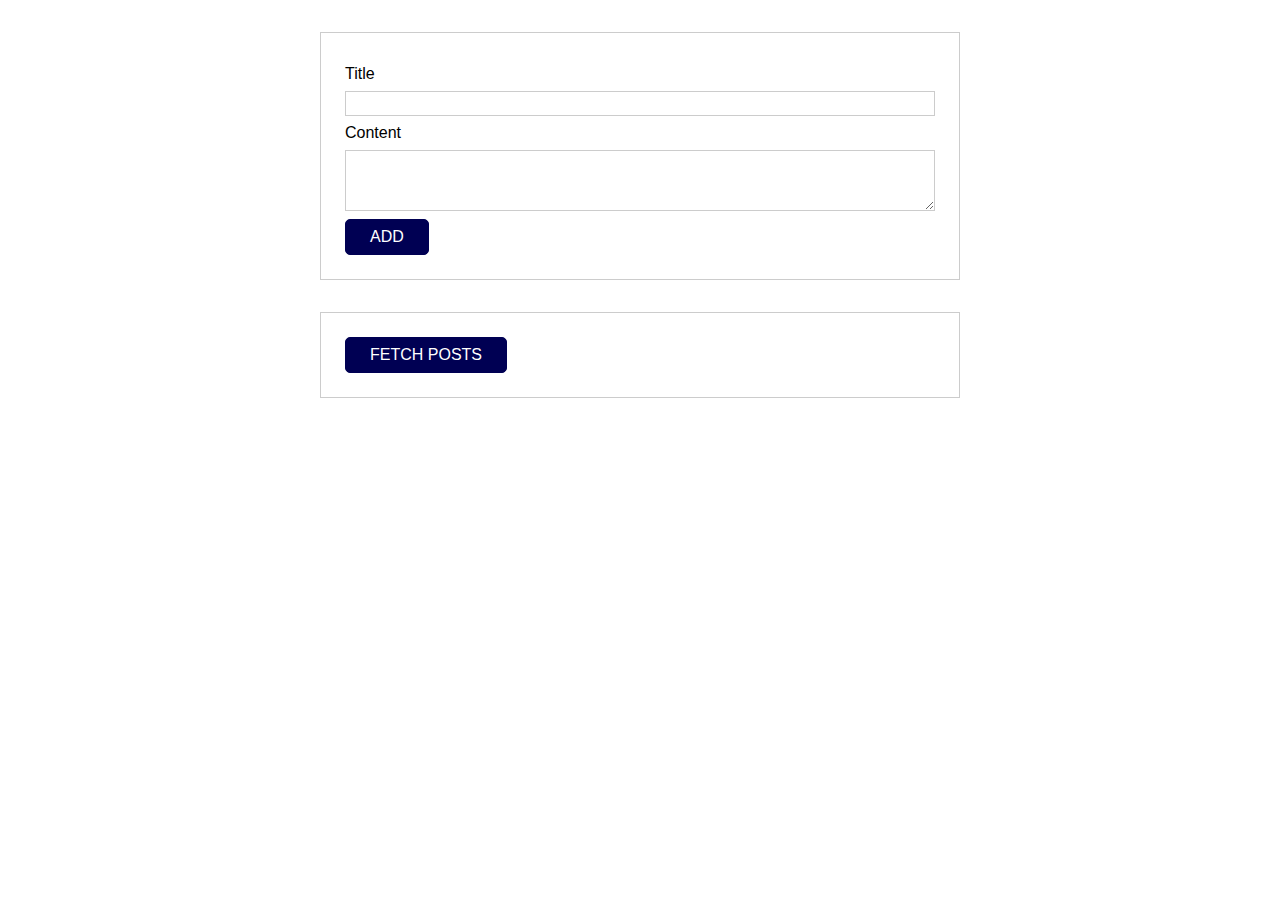
<file: Simple Post List/index.html>
<!DOCTYPE html>
<html lang="en">
  <head>
    <meta charset="UTF-8" />
    <meta name="viewport" content="width=device-width, initial-scale=1.0" />
    <meta http-equiv="X-UA-Compatible" content="ie=edge" />
    <title>Http</title>
    <link rel="stylesheet" href="assets/styles/app.css" />
    <script src="assets/scripts/app.js" defer></script>
  </head>
  <body>
    <template id="single-post">
      <li class="post-item">
        <h2></h2>
        <p></p>
        <button>DELETE</button>
      </li>
    </template>
    <section id="new-post">
      <form>
        <div class="form-control">
          <label for="title">Title</label>
          <input type="text" id="title" />
        </div>
        <div class="form-control">
          <label for="content">Content</label>
          <textarea rows="3" id="content"></textarea>
        </div>
        <button type="submit">ADD</button>
      </form>
    </section>
    <section id="available-posts">
      <button>FETCH POSTS</button>
      <ul class="posts"></ul>
    </section>
  </body>
</html>
</file>
<file: Animated Navigation/style.css>
:root {
  --primaryColor: #fff;
  --navColor1: #21292c;
  --navColor2: #aa3e39;
  --navColor3: #aa6e39;
  --navColor4: #236267;
  --navColor5: #2c8437;
}

html {
  box-sizing: border-box;
}

body {
  margin: 0;
  background: #000;

}

/* --- Navigation Menu ------------------------------ */
.overlay {
  position: fixed;
  z-index: 9;
  top: 0;
  left: 0;
  width: 100vw;
  height: 100vh;
  background-color: rgba(0, 0, 0, 0.6);
  transform: translateX(-100vw);
}

.overlay-slide-right {
  transition: all 0.5s ease-in-out;
  transform: translateX(0);
}

.overlay-slide-left {
  transition: all 0.7s ease-in-out;
  transform: translateX(-100vw);
}

nav, nav ul {
  height: 100vh;
  margin: 0;
  padding: 0;
}

nav ul {
  display: flex;
  flex-direction: column;
  justify-content: stretch;
  list-style: none;
}

nav ul li {
  height: 20%;
  overflow: hidden;
}

nav li a {
  position: relative;
  top: 45%;
  color: #fff;
  text-transform: uppercase;
  letter-spacing: 5px;
  text-decoration: none;
  display: block;
  text-align: center;
}

nav li a:hover {
  transform: scale(1.3);
}

nav li a::before {
  content: "";
  width: 25vw;
  height: 2px;
  background-color: #fff;
  position: absolute;
  top: 47.5%;
  left: 0;
  opacity: 0;
}

nav li a:hover::before {
  opacity: 1;
}

nav li:nth-of-type(1) {
  background-color: var(--navColor1);
}
nav li:nth-of-type(2) {
  background-color: var(--navColor2);
}
nav li:nth-of-type(3) {
  background-color: var(--navColor3);
}
nav li:nth-of-type(4) {
  background-color: var(--navColor4);
}
nav li:nth-of-type(5) {
  background-color: var(--navColor5);
}

.slide-in-1 {
  animation: slide-in 0.4s linear 0.2s both;
}
.slide-in-2 {
  animation: slide-in 0.4s linear 0.4s both;
}
.slide-in-3 {
  animation: slide-in 0.4s linear 0.6s both;
}
.slide-in-4 {
  animation: slide-in 0.4s linear 0.8s both;
}
.slide-in-5 {
  animation: slide-in 0.4s linear 1s both;
}

@keyframes slide-in {
  from {
    transform: translateX(-100%);
  } to {
    transform: translateX(0);
  }
}

.slide-out-1 {
  animation: slide-out 0.3s linear 0.5s both;
}
.slide-out-2 {
  animation: slide-out 0.3s linear 0.4s both;
}
.slide-out-3 {
  animation: slide-out 0.3s linear 0.3s both;
}
.slide-out-4 {
  animation: slide-out 0.3s linear 0.2s both;
}
.slide-out-5 {
  animation: slide-out 0.3s linear 0.1s both;
}

@keyframes slide-out {
  from {
    transform: translateX(0);
  } to {
    transform: translateX(-100%);
  }
}

/* --- Menu Bars ------------------------------------ */

.menu-bars {
  position: fixed;
  top: 1rem;
  right: 2rem;
  z-index: 10;
  display: inline;
  cursor: pointer;
}

.bar1,
.bar2,
.bar3 {
  width: 35px;
  height: 2px;
  background-color: #fff;
  margin: 8px 0;
  transition: 0.4s;
}

/* Rotate first bar */
.change .bar1 {
  transform: rotate(-45deg) translate(-7px, 8px);
}

/* Fade out the second bar */
.change .bar2 {
  opacity: 0;
}

/* Rotate last bar */
.change .bar3 {
  transform: rotate(45deg) translate(-6px, -8px);
}

/* --- Sections ------------------------------------ */

section {
  width: 100%;
  height: 100vh;
  position: relative;
  display: flex;
  justify-content: center;
  align-items: center;
  text-transform: uppercase;
  letter-spacing: 2px;
  color: var(--primaryColor);
}

section#home {
  background-image: url("https://images.unsplash.com/photo-1670854752936-af6b174f6025?ixlib=rb-4.0.3&ixid=MnwxMjA3fDB8MHxwaG90by1wYWdlfHx8fGVufDB8fHx8&auto=format&fit=crop&w=2070&q=80");
  background-size: cover;
  background-position: center center;
}

section#home a {
  position: absolute;
  z-index: 2;
  top: 1.5rem;
  left: 1.5rem;
  text-decoration: none;
  font-size: 0.8rem;
  padding-bottom: 5px;
  color: var(--primaryColor);
  border-bottom: 1px solid var(--primaryColor);
}

section#about {
  background-color: var(--navColor2);
}

section#skills {
  background-color: var(--navColor3);
}

section#projects {
  background-color: var(--navColor4);
}

section#contact {
  background-color: var(--navColor5);
}

/* Media Query: Large Smartphone (Vertical) */
@media (max-width: 600px) {
  section#home a {
    top: 1rem;
    left: 1rem;
  }

  .menu-bars {
    top: 0.5rem;
    right: 1rem;
  }
}
</file>
<file: Calculator/style.css>
html {
  box-sizing: border-box;
}

body {
  margin: 0;
  min-height: 100vh;
  display: flex;
  justify-content: center;
  align-items: center;
  background: linear-gradient(to right, #37a285, #0c6960 , #004143)
} 

.calculator {
  background: whitesmoke;
  width: 400px;
  border-radius: 13px;
  box-shadow: 0 5px 30px -5px rgba(0, 0, 0, 0.6);
}

.calculator-display {
  background: #003032;
  color: whitesmoke;
  margin: 0;
  display: flex;
  align-items: center;
  justify-content: flex-end;
  border-radius: 10px 10px 0 0;
}

.calculator-display h1 {
  margin: 0;
  padding: 25px;
  font-size: 45px;
  font-family: 'Lucida Console', sans-serif;
  font-weight: 100;
  overflow-x: auto;
}

/* scrollbar */
::-webkit-scrollbar {
  width: 10px;
  background: whitesmoke;
}

::-webkit-scrollbar-track {
  box-shadow: inset 0 0 7px rgb(90, 90, 90);
  
}

::-webkit-scrollbar-thumb {
  background: #37a285;
  border-radius: 5px;
}

.calculator-buttons {
  display: grid;
  grid-template-columns: repeat(4, 1fr);
  grid-gap: 10px;
  padding: 10px;
}

button {
  min-height: 50px;
  font-size: 20px;
  font-weight: 100;
  border: none;
  border-radius: 5px;
  cursor: pointer;
  background: #869c96;
}

button:hover {
  filter: brightness(85%)
}

button:active {
  transform: translateY(1px);
}

button:focus {
  outline: none;
}

.operator {
  background: #425856;
  color: whitesmoke;
  font-size: 30px;
}

.clear {
  background: rgb(146, 33, 33);
  color: whitesmoke;
}

.equal-sign {
  grid-column: -2;
  grid-row: 2 / span 4;
  background: #237d35;
}


@media screen and (max-width: 600px) {
  .calculator {
    width: 95%;
  }
}
</file>
<file: Drag and Drop/style.css>
/* Trees Image - Pexels: https://www.pexels.com/photo/photo-of-trees-in-forest-3801030/ */
@import url("https://fonts.googleapis.com/css?family=Quicksand&display=swap");

html {
  box-sizing: border-box;
}

:root {
  --column-1: #a2622d;
  --column-2: #1b6161;
  --column-3: #248224;
  --column-4: #a22d22;
}
 
body {
  margin: 0;
  background: url("./trees.jpg");
  background-size: cover;
  background-position: 50% 60%;
  background-attachment: fixed;
  color: white;
  font-family: Quicksand, sans-serif;
  overflow-y: hidden;
}

h1 {
  letter-spacing: 2px;
  text-shadow: 2px 2px 5px black;
}

.main-title {
  text-align: center;
  font-size: 3rem;
}

ul {
  list-style-type: none;
  margin: 0;
  padding: 0;
}

.drag-container {
  margin: 20px;
}

.drag-list {
  display: flex;
  align-items: flex-start;
}

/* Columns */
.drag-column {
  flex: 1;
  margin: 0 10px;
  position: relative;
  background-color: rgba(0, 0, 0, 0.4);
  border-radius: 10px;
  overflow-x: hidden;
}

.backlog-column .header,
.backlog-column .solid,
.backlog-column .solid:hover,
.backlog-column .over {
  background-color: var(--column-1);
}

.progress-column .header,
.progress-column .solid,
.progress-column .solid:hover,
.progress-column .over {
  background-color: var(--column-2);
}

.complete-column .header,
.complete-column .solid,
.complete-column .solid:hover,
.complete-column .over {
  background-color: var(--column-3);
}

.on-hold-column .header,
.on-hold-column .solid,
.on-hold-column .solid:hover,
.on-hold-column .over {
  background-color: var(--column-4);
}

/* Custom Scrollbar */
.custom-scroll {
  overflow-y: auto;
  max-height: 75vh;
}

.custom-scroll::-webkit-scrollbar-track {
  box-shadow: inset 0 0 6px rgba(0, 0, 0, 0.4);
  border-radius: 10px;
  background-color: rgba(255, 255, 255, 0.3);
  margin-right: 5px;
}

.custom-scroll::-webkit-scrollbar {
  width: 10px;
}

.custom-scroll::-webkit-scrollbar-thumb {
  border-radius: 10px;
  box-shadow: inset 0 0 6px rgba(0, 0, 0, 0.3);
  background-color: rgba(0, 0, 0, 0.8);
}

.header {
  display: flex;
  justify-content: center;
  border-radius: 10px;
  margin: 10px;
}

.header h1 {
  font-size: 1.25rem;
}

/* Drag and Drop */
.over {
  padding: 50px 10px;
}

.drag-item-list {
  min-height: 50px;
}

.drag-item {
  margin: 10px;
  padding: 10px;
  height: fit-content;
  background-color: rgba(0, 0, 0, 0.8);
  border-radius: 10px;
  line-height: 1.5rem;
  letter-spacing: 1px;
  cursor: pointer;
}

.drag-item:focus {
  outline: none;
  background-color: white;
  color: black;
}

/* Add Button Group */
.add-btn-group {
  display: flex;
  justify-content: space-between;
}

.add-btn {
  margin: 10px;
  padding: 5px 10px;
  display: flex;
  align-items: center;
  cursor: pointer;
  width: fit-content;
  border-radius: 5px;
  transition: all 0.3s ease-in;
  user-select: none;
}

.add-btn:hover {
  background-color: rgba(255, 255, 255, 0.9);
  color: black;
}

.add-btn:active {
  transform: scale(0.97);
}

.solid {
  display: none;
}

.solid:hover {
  transition: unset;
  filter: brightness(95%);
  color: white;
}

.plus-sign {
  font-size: 1.5rem;
  margin-right: 5px;
  position: relative;
  top: -3px;
}

.add-container {
  margin: 10px;
  padding: 5px 10px;
  border-radius: 10px;
  background-color: rgba(255, 255, 255, 0.9);
  min-height: 100px;
  display: none;
}

.add-item {
  width: 100%;
  min-height: 100px;
  height: auto;
  background-color: white;
  border-radius: 10px;
  margin: 5px auto;
  resize: none;
  color: black;
  padding: 10px;
}

.add-item:focus {
  outline: none;
}

/* Media Query: Laptop */
@media screen and (max-width: 1800px) {
  .main-title {
    font-size: 2rem;
  }
}

/* Media Query: Large Smartphone (Vertical) */
@media screen and (max-width: 600px) {
  body {
    overflow-y: auto;
  }

  .drag-container {
    margin: 0;
  }

  .drag-list {
    display: block;
  }

  .drag-column {
    margin: 10px;
  }
}
</file>
<file: Infinite Scroll/styles.css>
@import url('https://fonts.googleapis.com/css2?family=Abril+Fatface&display=swap');

html {
box-sizing: border-box;
}

body {
    margin: 0;
    font-family: 'Abril Fatface', cursive;
    background: rgb(211, 211, 211);
}

h1 {
    text-align: center;
    margin-top: 30px;
    margin-bottom: 20px;
    font-size: 40px;
    letter-spacing: 7px;
    color: rgb(14, 27, 44)
}

.loader {
    position: fixed;
    top: 0;
    bottom: 0;
    left: 0;
    right: 0;
    background: rgba(255, 255, 255, 0.8);
}

.loader img {
    position: fixed;
    top: 50%;
    left: 50%;
    transform: translate(-50%, -50%);
}

/* Image container */
.image-container {
    margin: 15px 25%;
}

.image-container img {
    width: 100%;
    margin-top: 7px;
}

/* Media query: Large screens */
@media screen and (max-width: 600px) {
    h1 {
       font-size: 25px; 
    }

    .image-container {
        margin: 10px;
    }
}
</file>
<file: Joke Teller/style.css>
/* ROBOT.GIF from Giphy - https://giphy.com/gifs/robot-cinema-4d-eyedesyn-3o7abtn7DuREEpsyWY */

html {
  box-sizing: border-box;
}

body {
  margin: 0;
  background: #45badd;
}

.container {
  height: 100Vh;
  width: 100vw;
  display: flex;
  flex-direction: column;
  justify-content: center;
  align-items: center;
  background: url('./robot.gif');
  background-size: contain;
  background-position: left center;
  background-repeat: no-repeat;
}

button {
  cursor: pointer;
  outline: none;
  width: 200px;
  height: 50px;
  font-family: 'Courier New', Courier, monospace;
  font-size: 20px;
  color: white;
  background: #ff3482;
  border: none;
  border-radius: 13px;
  box-shadow: 2px 2px 20px 10px rgba(0, 0, 0, 0.2);
}

button:hover {
  filter: brightness(90%);
}

button:active {
  transform: scale(0.95);
}

button:disabled {
  cursor: default;
  filter: brightness(25%);
}


@media screen and (max-width: 1000px) {
  .container {
    background-position: center center;
    background-size: cover;
  }

  button {
    box-shadow: 5px 5px 30px 20px rgba(0, 0, 0, 0.5);
  }
}
</file>
<file: Light-Dark Mode/style.css>
@import url('https://fonts.googleapis.com/css2?family=Pacifico&display=swap');
@import url('https://fonts.googleapis.com/css2?family=Montserrat&display=swap');
@import url('https://fonts.googleapis.com/css2?family=Meddon&display=swap');

:root {
  --primary-color: rgb(255, 92, 92);
  --primary-variant: #ff2d2d;
  --secondary-color: #1b9999;
  --on-primary: rgb(250, 250, 250);
  --on-background: rgb(66, 66, 66);
  --on-background-alt: rgba(66, 66, 66, 0.7);
  --background: rgb(255, 255, 255);
  --box-shadow: 0 5px 20px 1px rgba(0, 0, 0, 0.5);
}

[data-theme="dark"] {
  --primary-color: rgb(100, 29, 29);
  --primary-variant: #6c63ff;
  --secondary-color: #03dac5;
  --on-primary: #000;
  --on-background: rgba(255, 255, 255, 0.9);
  --on-background-alt: rgba(255, 255, 255, 0.7);
  --background: #121212;
}

html {
  box-sizing: border-box;
  scroll-behavior: smooth;
}

body {
  margin: 0;
  color: var(--on-background); 
  background-color: var(--background);
  background-image: url("data:image/svg+xml,%3Csvg xmlns='http://www.w3.org/2000/svg' width='600' height='600' viewBox='0 0 600 600'%3E%3Cpath fill='%23f72b2b' fill-opacity='0.56' d='M600 325.1v-1.17c-6.5 3.83-13.06 7.64-14.68 8.64-10.6 6.56-18.57 12.56-24.68 19.09-5.58 5.95-12.44 10.06-22.42 14.15-1.45.6-2.96 1.2-4.83 1.9l-4.75 1.82c-9.78 3.75-14.8 6.27-18.98 10.1-4.23 3.88-9.65 6.6-16.77 8.84-1.95.6-3.99 1.17-6.47 1.8l-6.14 1.53c-5.29 1.35-8.3 2.37-10.54 3.78-3.08 1.92-6.63 3.26-12.74 5.03a384.1 384.1 0 0 1-4.82 1.36c-2.04.58-3.6 1.04-5.17 1.52a110.03 110.03 0 0 0-11.2 4.05c-2.7 1.15-5.5 3.93-8.78 8.4a157.68 157.68 0 0 0-6.15 9.2c-5.75 9.07-7.58 11.74-10.24 14.51a50.97 50.97 0 0 1-4.6 4.22c-2.33 1.9-10.39 7.54-11.81 8.74a14.68 14.68 0 0 0-3.67 4.15c-1.24 2.3-1.9 4.57-2.78 8.87-2.17 10.61-3.52 14.81-8.2 22.1-4.07 6.33-6.8 9.88-9.83 12.99-.47.48-.95.96-1.5 1.48l-3.75 3.56c-1.67 1.6-3.18 3.12-4.86 4.9a42.44 42.44 0 0 0-9.89 16.94c-2.5 8.13-2.72 15.47-1.76 27.22.47 5.82.51 6.36.51 8.18 0 10.51.12 17.53.63 25.78.24 4.05.56 7.8.97 11.22h.9c-1.13-9.58-1.5-21.83-1.5-37 0-1.86-.04-2.4-.52-8.26-.94-11.63-.72-18.87 1.73-26.85a41.44 41.44 0 0 1 9.65-16.55c1.67-1.76 3.18-3.27 4.83-4.85.63-.6 3.13-2.96 3.75-3.57a71.6 71.6 0 0 0 1.52-1.5c3.09-3.16 5.86-6.76 9.96-13.15 4.77-7.42 6.15-11.71 8.34-22.44.86-4.21 1.5-6.4 2.68-8.6.68-1.25 1.79-2.48 3.43-3.86 1.38-1.15 9.43-6.8 11.8-8.72 1.71-1.4 3.26-2.81 4.7-4.3 2.72-2.85 4.56-5.54 10.36-14.67a156.9 156.9 0 0 1 6.1-9.15c3.2-4.33 5.9-7.01 8.37-8.07 3.5-1.5 7.06-2.77 11.1-4.02a233.84 233.84 0 0 1 7.6-2.2l2.38-.67c6.19-1.79 9.81-3.16 12.98-5.15 2.14-1.33 5.08-2.33 10.27-3.65l6.14-1.53c2.5-.63 4.55-1.2 6.52-1.82 7.24-2.27 12.79-5.06 17.15-9.05 4.05-3.72 9-6.2 18.66-9.9l4.75-1.82c1.87-.72 3.39-1.31 4.85-1.91 10.1-4.15 17.07-8.32 22.76-14.4 6.05-6.45 13.95-12.4 24.49-18.92 1.56-.96 7.82-4.6 14.15-8.33v-64.58c-4 8.15-8.52 14.85-12.7 17.9-2.51 1.82-5.38 4.02-9.04 6.92a1063.87 1063.87 0 0 0-6.23 4.98l-1.27 1.02a2309.25 2309.25 0 0 1-4.87 3.9c-7.55 6-12.9 10.05-17.61 13.19-3.1 2.06-3.86 2.78-8.06 7.13-5.84 6.07-11.72 8.62-29.15 10.95-11.3 1.5-20.04 4.91-30.75 11.07-1.65.94-7.27 4.27-6.97 4.1-2.7 1.58-4.69 2.69-6.64 3.66-5.63 2.8-10.47 4.17-15.71 4.17-17.13 0-41.44 11.51-51.63 22.83-12.05 13.4-31.42 27.7-45.25 31.16-7.4 1.85-11.85 7.05-14.04 14.69-1.26 4.4-1.58 8.28-1.58 13.82 0 .82.01.98.24 3.63.45 5.18.35 8.72-.77 13.26-1.53 6.2-4.89 12.6-10.59 19.43-13.87 16.65-22.88 46.58-22.88 71.68 0 2.39.02 4.26.06 8.75.12 10.8.1 15.8-.22 21.95-.56 11.18-2.09 20.73-5 29.3h-1.05c2.94-8.56 4.49-18.12 5.05-29.35.31-6.13.34-11.1.22-21.9-.04-4.48-.06-6.36-.06-8.75 0-25.32 9.07-55.47 23.12-72.32 5.6-6.72 8.88-12.99 10.38-19.03 1.09-4.4 1.18-7.85.74-12.93-.23-2.7-.24-2.86-.24-3.72 0-5.62.32-9.57 1.62-14.1 2.28-7.95 6.97-13.44 14.76-15.39 13.6-3.4 32.82-17.59 44.75-30.84C409 360.14 433.58 348.5 451 348.5c5.07 0 9.77-1.33 15.26-4.07 1.93-.96 3.9-2.05 6.58-3.62-.3.18 5.33-3.16 6.98-4.11 10.82-6.21 19.66-9.67 31.11-11.2 17.23-2.3 22.9-4.75 28.57-10.64 4.25-4.41 5.04-5.16 8.22-7.28 4.68-3.11 10.01-7.14 17.55-13.14a1113.33 1113.33 0 0 0 4.86-3.89l1.28-1.02a4668.54 4668.54 0 0 1 6.23-4.98c3.67-2.9 6.55-5.12 9.07-6.95 4.37-3.19 9.16-10.56 13.29-19.4v66.9zm0-116.23c-.62.01-1.27.06-1.95.13-6.13.63-13.83 3.45-21.83 7.45-3.64 1.82-8.46 2.67-14.17 2.71-4.7.04-9.72-.47-14.73-1.33-1.7-.3-3.26-.61-4.67-.93a31.55 31.55 0 0 0-3.55-.57 273.4 273.4 0 0 0-16.66-.88c-10.42-.16-17.2.74-17.97 2.73-.38.97.6 2.55 3.03 4.87 1.01.97 2.22 2.03 4.04 3.55a1746.07 1746.07 0 0 0 4.79 4.02c1.39 1.2 3.1 1.92 5.5 2.5.7.16.86.2 2.64.54 3.53.7 5.03 1.25 6.15 2.63 1.41 1.76 1.4 4.54-.15 8.88-2.44 6.83-5.72 10.05-10.19 10.33-3.63.23-7.6-1.29-14.52-5.06-4.53-2.47-6.82-7.3-8.32-15.26-.17-.87-.32-1.78-.5-2.86l-.43-2.76c-1.05-6.58-1.9-9.2-3.73-10.11-.81-.4-1.59-.74-2.36-1-2.27-.77-4.6-1.02-8.1-.92-2.29.07-14.7 1-13.77.93-20.55 1.37-28.8 5.05-37.09 14.99a133.07 133.07 0 0 0-4.25 5.44l-2.3 3.09-2.51 3.32c-4.1 5.36-7.06 8.48-10.39 11.12-.65.52-1.33 1.04-2.13 1.62l-4.11 2.94a106.8 106.8 0 0 0-5.16 3.99c-4.55 3.74-9.74 8.6-16.25 15.38-8.25 8.58-11.78 13.54-11.7 15.95.07 1.65 1.64 2.11 6.79 2.38 1.61.09 2.15.12 2.98.2 2.95.24 5.09.73 6.81 1.68 7.48 4.15 11.63 7.26 13.95 11.58 3.3 6.15.8 12.88-8.89 20.26-8.28 6.3-11.1 10.37-11.31 14.96-.06 1.17 0 1.93.26 4.43.69 6.47.25 10.65-2.8 17.42a44.23 44.23 0 0 1-4.16 7.53c-2.82 3.97-5.47 5.74-10.6 7.69-.43.16-3.34 1.23-4.27 1.59-1.8.68-3.38 1.36-5.01 2.14-4.18 2-8.4 4.6-13.1 8.24-8.44 6.51-13.23 14.56-15.98 25.06-1.1 4.2-1.55 6.81-2.8 15.21-1.26 8.6-2.17 12.64-4.08 16.55-2.1 4.28-11.93 26.59-12.97 28.88a382.7 382.7 0 0 1-6.37 13.41c-4.07 8.11-7.61 14.07-10.73 17.81-5.38 6.46-8.98 14.37-13.77 28.42a810.14 810.14 0 0 0-1.89 5.6c-1.8 5.35-2.96 8.6-4.26 11.85-6.13 15.32-25.43 26.31-46.46 26.31-11.2 0-20.58-2.74-31.02-8.55-5.6-3.13-4.55-2.42-22.26-14.54-14.33-9.8-17.7-10.73-20.47-6.9-.37.5-1.81 2.74-1.83 2.77a52.24 52.24 0 0 1-4.94 5.9c-.73.79-5.52 5.87-6.97 7.45-2.38 2.6-4.3 4.81-5.98 6.93a45.6 45.6 0 0 0-5.08 7.66c-1.29 2.57-1.9 5.25-2.66 10.6a997.6 997.6 0 0 1-.46 3.18h-1l.47-3.32c.77-5.45 1.4-8.2 2.75-10.9a46.54 46.54 0 0 1 5.2-7.84c1.7-2.14 3.63-4.38 6.03-6.98 1.45-1.59 6.24-6.68 6.96-7.46a51.58 51.58 0 0 0 4.84-5.78s1.47-2.26 1.86-2.8c3.25-4.5 7.08-3.44 21.84 6.67 17.67 12.08 16.62 11.38 22.19 14.48 10.3 5.73 19.5 8.43 30.53 8.43 20.65 0 39.57-10.77 45.54-25.69a219.7 219.7 0 0 0 4.24-11.8 6752.32 6752.32 0 0 0 1.88-5.6c4.83-14.16 8.47-22.14 13.96-28.73 3.05-3.66 6.56-9.57 10.6-17.61 1.97-3.93 4.04-8.31 6.35-13.38 1.03-2.28 10.88-24.61 12.98-28.91 1.85-3.79 2.75-7.76 4-16.25 1.24-8.44 1.7-11.07 2.81-15.32 2.8-10.7 7.71-18.94 16.33-25.6a73.18 73.18 0 0 1 13.29-8.35c1.66-.8 3.27-1.48 5.08-2.18.94-.36 3.86-1.43 4.28-1.59 4.95-1.88 7.44-3.55 10.14-7.33 1.35-1.9 2.68-4.3 4.06-7.37 2.97-6.58 3.39-10.59 2.72-16.9a27.13 27.13 0 0 1-.27-4.58c.22-4.94 3.21-9.24 11.7-15.7 9.33-7.11 11.66-13.34 8.62-19-2.2-4.09-6.25-7.12-13.55-11.17-1.57-.88-3.6-1.33-6.42-1.57-.8-.07-1.34-.1-2.95-.19-5.77-.3-7.63-.85-7.72-3.34-.1-2.81 3.5-7.87 11.97-16.69 6.53-6.8 11.75-11.69 16.33-15.45 1.79-1.47 3.42-2.72 5.2-4.03l4.12-2.94c.79-.58 1.46-1.08 2.1-1.59 3.26-2.6 6.16-5.65 10.21-10.94a383.2 383.2 0 0 0 2.5-3.32l2.31-3.09c1.8-2.39 3.04-4 4.29-5.48 8.47-10.17 16.98-13.96 37.27-15.3-.44.02 12-.9 14.32-.98 3.62-.1 6.05.16 8.46.98.8.27 1.62.62 2.47 1.04 2.27 1.14 3.17 3.87 4.27 10.85l.44 2.76c.17 1.07.33 1.97.5 2.83 1.44 7.69 3.62 12.29 7.8 14.57 6.76 3.68 10.6 5.15 13.99 4.94 4-.25 6.99-3.17 9.3-9.67 1.45-4.04 1.46-6.49.32-7.92-.9-1.12-2.28-1.62-5.57-2.27a55.8 55.8 0 0 1-2.67-.55c-2.54-.6-4.39-1.4-5.93-2.71a252.63 252.63 0 0 0-4.78-4.01 84.35 84.35 0 0 1-4.08-3.6c-2.73-2.6-3.86-4.43-3.28-5.95 1.02-2.64 7.82-3.54 18.93-3.37a230.56 230.56 0 0 1 16.73.88c2.76.39 3.2.49 3.68.6 1.4.3 2.95.62 4.62.91a82.9 82.9 0 0 0 14.56 1.32c5.56-.04 10.24-.86 13.73-2.6 8.1-4.05 15.89-6.9 22.17-7.56.7-.07 1.4-.11 2.05-.13v1zm0-100.94v1.5c-8.62 16.05-17.27 29.55-23.65 35.92-3.19 3.2-7.62 4.9-13.54 5.56-4.45.48-8.28.4-19.18-.2-9.91-.55-15.32-.44-20.52.78a84.05 84.05 0 0 1-15 2.11l-2.25.14c-12.49.75-19.37 1.78-32.72 5.74-4.5 1.33-9.27 2.49-14.3 3.48a246.27 246.27 0 0 1-32.6 3.97c-7.56.45-13.21.57-20.24.57-5.4 0-11.9 1.61-18 5.18-8.3 4.87-15.06 12.87-19.53 24.5a68.57 68.57 0 0 1-4.56 9.8c-3.6 6.2-6.92 8.99-13.38 12.18l-4.03 1.96a64.48 64.48 0 0 0-15.16 10.25c-8.2 7.33-13.72 16.63-22.54 35.6l-2.08 4.49c-7.3 15.7-11.5 23.3-17.35 29.87-7.7 8.66-20.25 14.42-40.31 20.08-4.37 1.23-19.04 5.08-19.24 5.13-6.92 1.87-11.68 3.34-15.63 4.92-10.55 4.22-18.71 10.52-36.38 26.52l-1.7 1.54c-8.58 7.76-13.41 11.9-18.81 15.88-3.95 2.9-8 5.67-12.97 8.91-2.06 1.34-10.3 6.6-12.33 7.94-11.52 7.5-18.53 13.04-24.62 20.08a62.01 62.01 0 0 0-6.44 8.85c-4.13 6.91-6.27 13.15-9.2 25.11l-1.54 6.26c-.6 2.45-1.15 4.54-1.72 6.58-2.97 10.7-6.9 17.36-14.78 26.91L69.6 491a148.51 148.51 0 0 0-4.19 5.3 23.9 23.9 0 0 0-3.44 6.28c-1.16 3.23-1.52 5.9-1.87 11.94-.58 10.05-1.42 15.04-4.63 22.67-1.57 3.72-5.66 14.02-6.41 15.8a73.46 73.46 0 0 1-3.57 7.4c-2.88 5.14-6.71 10.12-13.12 16.95-5.96 6.36-8.87 10.9-10.61 16a56.88 56.88 0 0 0-1.38 4.82l-.46 1.84h-1.03l.52-2.08c.52-2.09.92-3.49 1.4-4.9 1.8-5.25 4.78-9.9 10.84-16.36 6.35-6.78 10.13-11.7 12.97-16.77a72.5 72.5 0 0 0 3.52-7.29c.75-1.76 4.84-12.06 6.4-15.8 3.17-7.5 3.99-12.4 4.56-22.33.35-6.14.72-8.88 1.93-12.23a24.9 24.9 0 0 1 3.58-6.54c1.27-1.7 2.6-3.37 4.22-5.34l4.11-4.95c7.8-9.46 11.66-16 14.59-26.54.56-2.04 1.1-4.12 1.71-6.56l1.53-6.26c2.96-12.04 5.13-18.36 9.32-25.39 1.84-3.08 4-6.05 6.54-8.99 6.17-7.12 13.24-12.7 24.83-20.26 2.05-1.33 10.28-6.6 12.33-7.94 4.96-3.22 9-5.98 12.92-8.87 5.37-3.95 10.19-8.08 18.74-15.82l1.7-1.54c17.76-16.09 25.98-22.43 36.67-26.7 4-1.6 8.8-3.09 15.75-4.96.21-.06 14.87-3.9 19.22-5.13 19.9-5.61 32.32-11.31 39.85-19.78 5.76-6.48 9.93-14.02 17.18-29.64l2.09-4.5c8.87-19.07 14.44-28.46 22.77-35.9a65.48 65.48 0 0 1 15.38-10.4l4.04-1.97c6.3-3.1 9.47-5.77 12.96-11.77a67.6 67.6 0 0 0 4.48-9.67c4.56-11.84 11.47-20.02 19.97-25 6.25-3.66 12.93-5.32 18.5-5.32 7.01 0 12.65-.12 20.17-.57a245.3 245.3 0 0 0 32.47-3.96c5-.98 9.75-2.13 14.22-3.45 13.43-3.98 20.38-5.02 32.94-5.78l2.24-.14c5.76-.37 9.8-.9 14.85-2.09 5.31-1.25 10.79-1.35 22.6-.7 9.04.5 12.84.58 17.21.1 5.71-.62 9.94-2.26 12.95-5.26 6.44-6.45 15.3-20.37 24.35-36.72zm0 450.21c-1.28-4.6-2.2-10.55-3.33-20.25l-.24-2.04-.23-2.03c-1.82-15.7-3.07-21.98-5.55-24.47-2.46-2.46-3.04-5.03-2.52-8.64.1-.6.18-1.1.39-2.15.69-3.54.77-5.04.08-6.84-.91-2.38-3.31-4.41-7.79-6.26-5.08-2.09-6.52-4.84-4.89-8.44.66-1.45 1.79-3.02 3.52-5.01 1.04-1.2 5.48-5.96 5.08-5.53 6.15-6.7 8.98-11.34 8.98-16.48a15.2 15.2 0 0 1 6.5-12.89v1.26a14.17 14.17 0 0 0-5.5 11.63c0 5.47-2.93 10.29-9.24 17.16.38-.42-4.04 4.33-5.07 5.5-1.67 1.93-2.75 3.43-3.36 4.77-1.37 3.04-.23 5.22 4.36 7.1 4.71 1.95 7.32 4.16 8.34 6.83.78 2.04.7 3.67-.03 7.4-.2 1.03-.3 1.51-.38 2.09-.48 3.33.03 5.59 2.23 7.8 2.74 2.74 3.98 8.96 5.84 25.06l.24 2.03.23 2.04c.82 7.01 1.53 12.06 2.34 16.03v4.33zm0-62.16c-1.4-3.13-4.43-9.9-4.95-11.17-1.02-2.53-1.25-3.8-.91-5.18.2-.84 2.05-4.68 2.32-5.33a70.79 70.79 0 0 0 3.54-11.2v3.99a62.82 62.82 0 0 1-2.62 7.6c-.31.75-2.09 4.46-2.27 5.18-.28 1.12-.08 2.22.87 4.57.41 1.02 2.5 5.7 4.02 9.09v2.45zm0-85.09c-1.65 1.66-3.66 2.9-6.4 4.13-.25.1-13.97 5.47-20.4 8.43-9.35 4.32-16.7 5.9-23.03 5.25-5.08-.53-9.02-2.25-14.77-5.92l-3.2-2.07a77.4 77.4 0 0 0-5.44-3.27c-4.05-2.18-3.25-5.8 1.47-10.47 3.71-3.68 9.6-7.93 18.73-13.8l4.46-2.82c17.95-11.33 18.22-11.5 22.27-14.74 11.25-9 19.69-14.02 26.31-15.1v1.02c-6.37 1.1-14.62 6-25.69 14.86-4.1 3.28-4.34 3.44-22.36 14.8a652.4 652.4 0 0 0-4.45 2.83c-9.07 5.83-14.92 10.05-18.57 13.66-4.31 4.28-4.95 7.13-1.7 8.88 1.7.91 3.29 1.88 5.5 3.3l3.2 2.08c5.64 3.59 9.45 5.25 14.34 5.76 6.13.64 13.32-.9 22.52-5.15 6.46-2.98 20.18-8.35 20.4-8.44 3.04-1.37 5.1-2.71 6.81-4.69v1.47zm0-41.37v1c-6.56.26-12.11 3.13-19.71 9.08l-4.63 3.68a51.87 51.87 0 0 1-4.4 3.14c-.82.52-5.51 3.33-6.22 3.76-3.31 2-6.15 3.8-8.87 5.6a112.61 112.61 0 0 0-8.16 5.92c-4.61 3.72-7.4 6.9-7.97 9.35-.63 2.67 1.48 4.53 7.05 5.46 10.7 1.78 20.92-.05 30.45-4.65a61.96 61.96 0 0 0 17.1-12.2 41.8 41.8 0 0 0 5.36-7.42v1.92a38.94 38.94 0 0 1-4.64 6.19 62.95 62.95 0 0 1-17.39 12.41c-9.7 4.68-20.13 6.55-31.05 4.73-6.06-1-8.65-3.29-7.85-6.67.64-2.74 3.53-6.05 8.31-9.9 2.35-1.9 5.1-3.88 8.24-5.97 2.73-1.82 5.58-3.61 8.9-5.62.72-.44 5.4-3.24 6.22-3.75 1.26-.8 2.6-1.76 4.3-3.09.8-.62 3.9-3.1 4.63-3.67 7.77-6.1 13.49-9.04 20.33-9.3zm0-154.6v1c-1.75-.24-4.3.23-7.82 1.55-10.01 3.75-13.8 5.07-19.15 6.76-1.78.56-2.63.83-3.87 1.24-1.48.5-3.16.76-6.74 1.16a1550.34 1550.34 0 0 0-2.64.3c-7.8.94-11.28 2.47-11.28 6.07 0 4.45 2.89 13.18 7.96 25.81a57.34 57.34 0 0 1 2.33 7.6 258.32 258.32 0 0 1 .84 3.46c1.86 7.62 3.17 10.71 5.56 11.67 2.21.88 4.7.6 7.47-.72 3.48-1.69 7.22-4.94 11.2-9.47 1.52-1.7 2.97-3.49 4.59-5.57l3.16-4.1c2.59-3.23 6.07-12.21 8.39-20.23v3.45c-2.29 7.2-5.27 14.5-7.61 17.41-.44.55-2.67 3.46-3.15 4.09-1.63 2.1-3.1 3.9-4.62 5.62-4.08 4.61-7.9 7.94-11.53 9.7-2.99 1.44-5.77 1.75-8.28.74-2.84-1.13-4.2-4.34-6.15-12.35a2097.48 2097.48 0 0 1-.84-3.46c-.8-3.2-1.47-5.45-2.28-7.46-5.14-12.8-8.04-21.55-8.04-26.19 0-4.37 3.84-6.06 12.16-7.07a160.9 160.9 0 0 1 2.65-.3c3.5-.39 5.15-.64 6.53-1.1 1.26-.42 2.1-.7 3.88-1.26 5.34-1.68 9.11-3 19.1-6.74 3.53-1.32 6.22-1.84 8.18-1.61zM0 292c10.13-11.31 18.13-23.2 23.07-35.39 3.3-8.14 6.09-16.12 10.81-30.55l1.59-4.84c6.53-19.94 10.11-29.82 14.77-39.56 6.07-12.72 12.55-21.18 20.27-25.54 6.66-3.76 10.2-7.86 12.22-13.15a46.6 46.6 0 0 0 1.86-6.58c1.23-5.2 2.05-7.59 3.93-10.36 2.45-3.62 6.27-6.53 12.1-8.96 15.78-6.58 16.73-7.04 18.05-9.01.65-.98.83-2.15.74-4.51-.03-.73-.23-3.82-.24-4A93.8 93.8 0 0 1 119 94c0-10.04.18-11.37 2.37-13.15.52-.42 1.13-.8 2.07-1.3.27-.14 2.18-1.12 2.84-1.48a68.4 68.4 0 0 0 9.12-5.87c2.06-1.54 2.64-2.14 8.01-7.93 3.78-4.09 6.21-6.36 8.96-8.12 3.64-2.33 7.2-3.12 10.9-2.11 4.4 1.2 10.81 2 18.78 2.46 6.9.4 12.9.5 21.95.5 4.87 0 8.97.47 15.4 1.57 7.77 1.33 9.3 1.54 12.38 1.54 4.05 0 7.43-.88 10.68-2.95 5.06-3.22 8.11-4.67 11.2-5.2 3.62-.64 4.77-.46 16.55 2.06 17.26 3.7 30.85 1.36 41.06-9.7 5.1-5.53 5.48-8.9 3.48-14.8-.83-2.42-1.03-3.1-1.17-4.3-.29-2.52.5-4.71 2.71-6.93 2.65-2.65 4.72-9.17 6.22-18.29h2.03c-1.56 9.71-3.77 16.65-6.83 19.7-1.79 1.8-2.36 3.39-2.14 5.28.11 1 .3 1.63 1.07 3.9 2.22 6.53 1.76 10.66-3.9 16.8-10.77 11.66-25.07 14.13-42.95 10.3-11.42-2.45-12.55-2.62-15.78-2.06-2.77.48-5.62 1.84-10.47 4.92a20.93 20.93 0 0 1-11.76 3.27c-3.25 0-4.81-.22-12.73-1.57C212.74 59.46 208.73 59 204 59c-9.1 0-15.11-.1-22.07-.5-8.09-.47-14.62-1.29-19.2-2.54-5.62-1.53-10.17 1.38-17.85 9.66-5.5 5.94-6.08 6.53-8.28 8.18a70.38 70.38 0 0 1-9.38 6.03c-.68.37-2.58 1.35-2.84 1.49-.84.44-1.35.76-1.75 1.08C121.16 83.6 121 84.8 121 94c0 1.85.06 3.54.17 5.44 0 .17.2 3.28.24 4.03.1 2.75-.13 4.29-1.08 5.71-1.67 2.5-2.27 2.8-18.95 9.74-5.48 2.29-8.99 4.96-11.2 8.24-1.71 2.51-2.47 4.73-3.64 9.7-.83 3.5-1.21 4.92-1.94 6.83-2.18 5.73-6.05 10.19-13.1 14.18-7.3 4.12-13.55 12.28-19.46 24.66-4.6 9.64-8.17 19.46-14.67 39.32l-1.58 4.84c-4.75 14.47-7.54 22.48-10.86 30.69-5.28 13.01-13.95 25.65-24.93 37.6v-2.97zm0 78v-.5l1-.01c6.32 0 7.47 5.2 4.6 13.36a60.36 60.36 0 0 1-5.6 11.3v-1.92a57.76 57.76 0 0 0 4.65-9.72c2.69-7.6 1.71-12.02-3.65-12.02-.34 0-.67 0-1 .02v-46.59a340.96 340.96 0 0 0 13.71-8.34c13.66-9.46 29.79-37.6 29.79-53.59 0-18.1 21.57-72.64 32.23-79.42 12.71-8.09 32.24-27.96 35.8-37.75 1.93-5.3 5.5-7.27 14.42-9.37 6.15-1.44 8.64-2.42 10.67-4.79 1.5-1.74 2.72-4.79 4.33-10.3.23-.78 1.9-6.68 2.43-8.46 3.62-12.08 7.3-18.49 13.47-20.39 2.5-.76 3.03-.98 9.74-3.7 7.49-3.03 11.97-4.43 17.12-4.92 6.75-.65 13.13.75 19.55 4.67 5.43 3.32 12.19 4.72 20.17 4.56 6.03-.12 12.2-1.07 19.83-2.8 1.82-.4 7.38-1.74 8.26-1.94 2.69-.6 4.34-.89 5.48-.89 4.97 0 8.93-.05 14.2-.27 7.9-.32 15.56-.92 22.75-1.88 8.5-1.14 15.9-2.73 21.88-4.82 18.9-6.62 32.64-18.3 33.67-27.59.29-2.56.4-2.96 2.79-11.11 2.33-7.95 3.21-12.93 2.72-18.23-.2-2.24-.69-4.38-1.48-6.42-1.5-3.92-2.63-9.4-3.43-16.18h.9c.77 6.47 1.89 11.72 3.47 15.82a24.93 24.93 0 0 1 1.54 6.69c.5 5.46-.4 10.54-2.77 18.6-2.36 8.06-2.47 8.47-2.74 10.95-1.09 9.75-15.1 21.68-34.33 28.41-6.06 2.12-13.52 3.72-22.09 4.87-7.22.96-14.92 1.57-22.83 1.89-5.3.21-9.27.27-14.25.27-1.04 0-2.64.27-5.26.87-.87.2-6.43 1.53-8.26 1.94-7.68 1.73-13.92 2.7-20.03 2.82-8.15.17-15.1-1.27-20.71-4.7-6.23-3.81-12.4-5.16-18.93-4.54-5.04.48-9.44 1.86-16.84 4.86-6.75 2.74-7.29 2.95-9.82 3.73-5.73 1.76-9.28 7.96-12.81 19.72-.53 1.77-2.2 7.66-2.43 8.46-1.66 5.65-2.91 8.78-4.53 10.67-2.22 2.58-4.84 3.62-12.01 5.3-7.8 1.83-11.13 3.66-12.9 8.54-3.65 10.04-23.32 30.06-36.2 38.25C65.94 190 44.5 244.2 44.5 262c0 16.34-16.3 44.78-30.22 54.41-2.14 1.48-8.24 5.12-14.28 8.68v-1.16 46.09zm0-173.7v-1.11c7.42-3.82 14.55-10.23 21.84-18.98 3.8-4.56 14.21-18.78 15.79-20.55 1.8-2.04 4.06-3.96 7.42-6.45 1.08-.8 4.92-3.57 5.49-3.99 9.36-6.85 14-11.96 15.98-19.36.8-2.98 1.54-6.78 2.46-12.3.23-1.44 2-12.46 2.56-15.79 2.87-16.77 5.73-26.79 10.07-32.1C92.46 52.43 101.5 38.13 101.5 33c0-2.54.34-3.35 6.05-15.71.68-1.49 1.25-2.74 1.77-3.93 2.5-5.75 3.9-10.04 4.14-13.36h1c-.23 3.48-1.66 7.87-4.23 13.76-.52 1.2-1.09 2.45-1.78 3.95-5.54 12.01-5.95 12.99-5.95 15.29 0 5.47-9.09 19.84-20.11 33.31-4.2 5.12-7.03 15.06-9.86 31.64-.57 3.33-2.33 14.33-2.57 15.78-.92 5.56-1.67 9.38-2.48 12.4-2.05 7.68-6.82 12.93-16.35 19.91l-5.49 3.98c-3.3 2.45-5.51 4.34-7.27 6.31-1.53 1.73-11.94 15.93-15.76 20.53-7.52 9.02-14.88 15.6-22.61 19.46zm0 361.83v-4.33c.48 2.36 1 4.35 1.6 6.15 2 6.03 4.6 8.26 8.19 6.59C28.76 557.69 43.5 542.4 43.5 527c0-16.2 6.37-31.99 17.1-46.3 1.88-2.5 3.66-4.4 5.53-6 .73-.62 1.45-1.18 2.3-1.8l2-1.43c3.68-2.68 5.32-5.28 7.08-12.59.75-3.07 1.38-5.02 4.2-13.26l.63-1.88c3.24-9.58 4.56-14.97 4.17-18.65-.48-4.43-3.8-5.23-11.3-1.64a81.12 81.12 0 0 1-9.15 3.7c-13.89 4.67-26.96 5.8-42.66 5.42l-1.95-.05-1.45-.02a39.8 39.8 0 0 0-15.05 2.96A21.81 21.81 0 0 0 0 438.37v-1.26a23.55 23.55 0 0 1 4.55-2.57 40.77 40.77 0 0 1 16.92-3.02l1.95.05c15.6.38 28.57-.75 42.32-5.37a80.12 80.12 0 0 0 9.04-3.65c8.04-3.84 12.16-2.85 12.72 2.43.42 3.89-.92 9.34-4.21 19.08l-.64 1.88c-2.8 8.2-3.43 10.15-4.16 13.18-1.82 7.52-3.59 10.34-7.47 13.16l-2 1.43c-.84.6-1.54 1.15-2.25 1.75a35.45 35.45 0 0 0-5.37 5.84c-10.61 14.15-16.9 29.74-16.9 45.7 0 15.88-15 31.45-34.29 40.45-4.3 2.01-7.39-.66-9.56-7.18-.23-.68-.44-1.39-.65-2.13zm0-62.16v-2.45l1.46 3.27c2.1 4.8 3.46 10.33 4.26 16.77.66 5.3.84 9.3 1.04 18.5.2 9.32.5 12.75 1.63 15.05 1.28 2.6 3.67 2.35 8.29-1.5 17.14-14.3 21.82-22.9 21.82-38.62 0-7.17 1.1-12.39 3.7-17.68 2.27-4.67 3.65-6.62 13.4-19.62a69.8 69.8 0 0 1 7.6-8.79 44.76 44.76 0 0 1 3.54-3.06c.38-.3.64-.52.89-.74a10.47 10.47 0 0 0 2.63-3.32 35.78 35.78 0 0 0 2.26-5.94l.37-1.2.36-1.15c.29-.91.48-1.55.66-2.16.45-1.53.74-2.68.91-3.66.38-2.2.12-3.49-.85-4.15-2.35-1.61-9.28-.24-23.8 4.94-9.54 3.4-16.12 4.17-27.85 4.26-7.71.06-10.43.4-13.25 2.12-3.48 2.12-5.84 6.4-7.58 14.26-.5 2.2-.99 4.19-1.49 5.98v-3.98l.51-2.22c1.8-8.1 4.28-12.6 8.04-14.9 3.04-1.85 5.86-2.2 13.77-2.26 11.61-.09 18.1-.84 27.51-4.2 14.93-5.32 21.95-6.71 24.7-4.83 1.38.94 1.71 2.6 1.28 5.15a33.69 33.69 0 0 1-.94 3.78l-.66 2.17-.36 1.15-.37 1.2a36.64 36.64 0 0 1-2.33 6.1c-.8 1.53-1.61 2.52-2.86 3.61l-.92.77-1.02.83c-.9.74-1.65 1.4-2.47 2.18a68.84 68.84 0 0 0-7.48 8.66c-9.7 12.93-11.07 14.87-13.31 19.46-2.52 5.15-3.59 10.22-3.59 17.24 0 16.04-4.82 24.91-22.18 39.38-5.04 4.2-8.18 4.55-9.83 1.18-1.22-2.5-1.52-5.94-1.73-15.47-.2-9.16-.38-13.15-1.03-18.4-.79-6.34-2.12-11.8-4.19-16.49L0 495.98zM379.27 0h1.04l1.5 5.26c3.28 11.56 4.89 19.33 5.26 27.8.49 11.01-1.52 21.26-6.63 31.17-7.8 15.13-20.47 26.5-36.22 34.1-12.38 5.96-26.12 9.17-36.22 9.17-6.84 0-17.24 1.38-37.27 4.62l-2.27.37c-24.5 3.99-31.65 5-37.46 5-3.49 0-4.08-.08-19.54-2.8-3.56-.64-6.32-1.1-9-1.5-20.23-2.96-31-1.2-31.96 7.86-.1.85-.18 1.72-.29 2.81l-.27 2.73c-1.1 10.9-2.02 15.73-4.31 19.96-2.9 5.34-7.77 7.95-15.63 7.95-10.2 0-12.92.6-15.5 3.17.52-.51-5.03 5.85-8.16 8.7-2.75 2.5-14.32 12.55-15.77 13.83a341.27 341.27 0 0 0-6.54 5.92c-6.97 6.49-11.81 11.76-14.6 16.15-5.92 9.3-10.48 18.04-11.69 24.08-1.66 8.3 3.67 9.54 19.02 1.21a626.23 626.23 0 0 1 44.54-21.9c3.5-1.56 14.04-6.2 15.68-6.95 5.05-2.25 8.3-3.8 10.78-5.15l1.95-1.07 2.18-1.18c1.76-.94 3.38-1.76 5-2.55 18.1-8.72 34.48-10.46 50.33-1.2 22.89 13.34 38.28 37.02 38.28 56.44 0 19.12-.73 25.13-5.18 33.2a45.32 45.32 0 0 1-4.94 7.12c-6.47 7.77-11.81 16.2-12.76 21.27-1.2 6.34 4.69 7.03 20.17-.05 13.31-6.08 22.4-14.95 28.5-26.32a80.51 80.51 0 0 0 6.1-15.13c.9-2.98 3.17-11.65 3.41-12.48a29.02 29.02 0 0 1 1.75-4.83c7.47-14.93 21.09-30.5 36.25-37.24 7.61-3.38 13-9.65 19.4-20.79.84-1.48 4.26-7.64 5.14-9.17 3.52-6.1 6.22-9.7 9.37-11.98 10.15-7.4 28.7-11.1 50.29-11.1 7.52 0 16.54-1.24 27.51-3.58a420.1 420.1 0 0 0 14.96-3.52c-1.3.33 15.54-3.98 19.42-4.89 14.15-3.33 41.07-5.01 64.11-5.01 17.36 0 27.82-9.23 38.53-38.67 6.62-18.21 6.62-26.37 2.69-34.35l-1.18-2.37A13.36 13.36 0 0 1 587.5 58c0-4.03 0-4.01 2.5-24.56.46-3.73.8-6.74 1.12-9.64.9-8.45 1.38-15.2 1.38-20.8 0-.94-.02-1.94-.04-3h1c.03 1.06.04 2.06.04 3 0 5.65-.48 12.43-1.39 20.9-.3 2.91-.66 5.93-1.11 9.66-2.5 20.45-2.5 20.47-2.5 24.44 0 1.97.45 3.57 1.45 5.68.24.51 1.16 2.35 1.17 2.36 4.06 8.24 4.06 16.68-2.65 35.13-10.84 29.8-21.63 39.33-39.47 39.33-22.96 0-49.83 1.68-63.89 4.99-3.86.9-20.69 5.2-19.4 4.88a421.05 421.05 0 0 1-14.99 3.53c-11.04 2.35-20.11 3.6-27.72 3.6-21.4 0-39.76 3.67-49.7 10.9-3 2.19-5.64 5.7-9.1 11.68-.87 1.52-4.29 7.68-5.14 9.17-6.49 11.3-12 17.71-19.86 21.2-14.9 6.63-28.38 22.03-35.75 36.77a28.17 28.17 0 0 0-1.69 4.67c-.23.8-2.5 9.49-3.4 12.5a81.48 81.48 0 0 1-6.19 15.3c-6.2 11.56-15.44 20.58-28.96 26.76-16.1 7.36-23 6.55-21.58-1.04 1-5.29 6.4-13.83 12.99-21.73a44.33 44.33 0 0 0 4.82-6.96c4.35-7.88 5.06-13.77 5.06-32.72 0-19.04-15.19-42.4-37.72-55.55-15.57-9.08-31.62-7.38-49.45 1.21a132.9 132.9 0 0 0-7.14 3.71l-1.95 1.07a158.83 158.83 0 0 1-10.85 5.19c-1.65.74-12.18 5.38-15.69 6.95a625.25 625.25 0 0 0-44.46 21.86c-15.95 8.66-22.37 7.16-20.48-2.29 1.24-6.2 5.83-15.02 11.82-24.42 2.85-4.48 7.74-9.8 14.77-16.34 1.98-1.85 4.12-3.79 6.56-5.94 1.46-1.29 13.02-11.33 15.75-13.82 3.09-2.8 8.6-9.14 8.14-8.67 2.82-2.82 5.75-3.46 16.2-3.46 7.5 0 12.04-2.43 14.75-7.42 2.2-4.07 3.11-8.84 4.2-19.59l.26-2.73.3-2.81c.56-5.42 4.47-8.5 11.23-9.6 5.44-.88 12.51-.51 21.86.86 2.7.4 5.47.86 9.04 1.49 15.33 2.7 15.96 2.8 19.36 2.8 5.73 0 12.9-1.03 37.3-5l2.27-.36c20.1-3.26 30.52-4.64 37.43-4.64 9.95 0 23.54-3.18 35.78-9.08 15.57-7.5 28.09-18.73 35.78-33.65 5.02-9.75 7-19.82 6.51-30.67-.37-8.37-1.96-16.08-5.23-27.57L379.27 0zm13.68 0h1.02c.78 3.9 1.92 8.7 3.51 14.88 3.63 14.05 3.06 27.03-.75 38.77a61 61 0 0 1-11.35 20.68 138.36 138.36 0 0 1-19.32 18.77c-11.32 9.02-23.36 15.49-35.95 18.39a258.63 258.63 0 0 1-22.57 4.07c-3.17.44-6.36.85-10.3 1.32l-9.39 1.12c-11.53 1.41-17.45 2.55-21.64 4.46-9.28 4.21-28.35 6.04-49.21 6.04-1.37 0-2.8-.12-4.3-.35-2.62-.41-5-1.03-9.14-2.29-7.34-2.21-9.63-2.75-12.63-2.56-3.9.23-6.63 2.29-8.47 6.89-1.86 4.66-2.42 7.53-3.34 14.98-1.1 8.98-2.87 12.12-9.97 14.3a40.12 40.12 0 0 0-6.8 2.66c-.63.33-1.16.64-1.76 1.02l-1.34.86c-1.9 1.14-3.86 1.49-9.25 1.49-3.2 0-8.83-.55-9.51-.39-1.22.28-.75-.14-7.14 6.24-1.5 1.5-3.49 3.18-6.32 5.37-1.52 1.18-7.16 5.43-7.94 6.03-4.96 3.78-8.33 6.6-11.06 9.38-4.88 4.98-6.85 9.15-5.56 12.7 1.34 3.67 4.07 4.42 8.9 2.82a55.72 55.72 0 0 0 7.77-3.48c1.5-.77 7.78-4.13 9.37-4.96a116.8 116.8 0 0 1 12.31-5.68 162.2 162.2 0 0 0 11.04-4.84c2.04-.97 10.74-5.16 13-6.22 4.41-2.1 8.1-3.78 11.65-5.29 17.14-7.3 29.32-9.9 37.67-6.65l5.43 2.1c2.3.88 4.17 1.62 6.02 2.38a150.9 150.9 0 0 1 13.07 6c18.34 9.63 30.35 22.13 34.79 39.87 6.96 27.85 3.6 45.53-8.08 62.4-3.97 5.75-3.52 9.2.06 8.97 4.14-.28 10.21-4.95 15.11-12.52 3.1-4.8 5.1-10.45 8.05-21.53l1.69-6.35c.66-2.47 1.24-4.52 1.83-6.5 4.93-16.56 11-27.28 21.56-34.76 7.15-5.06 23.73-15.5 25.48-16.75 6.74-4.81 10.53-9.44 14.34-18 7.74-17.44 21.09-24.34 44.47-24.34 9.36 0 17.91-1.13 29.53-3.49a624.86 624.86 0 0 0 6.2-1.28c2.4-.5 4.07-.84 5.66-1.13 4.03-.74 7.04-1.1 9.61-1.1 4.44 0 9.39-1 31.39-5.99l2.95-.66c16.34-3.67 25.64-5.35 31.66-5.35 1.54 0 2.4.01 6.4.1 7.8.15 12.27.13 17.33-.2 16.41-1.06 26.73-5.36 29.8-14.56a87.1 87.1 0 0 1 3.55-8.83c-.15.31 2.29-4.96 2.9-6.38 5.38-12.3 5.57-21.92-1.44-39.44a86.4 86.4 0 0 1-5.26-20.72c-1.61-11.98-1.38-23.14.1-40.35l.2-2.12h1l-.2 2.2c-1.48 17.15-1.7 28.24-.11 40.14a85.4 85.4 0 0 0 5.2 20.47c7.1 17.78 6.91 27.67 1.43 40.22-.62 1.43-3.06 6.72-2.91 6.4a86.17 86.17 0 0 0-3.52 8.73c-3.23 9.72-13.9 14.15-30.68 15.24-5.1.33-9.58.35-17.42.2-3.98-.09-4.84-.1-6.37-.1-5.91 0-15.18 1.67-31.44 5.32l-2.95.67c-22.16 5.02-27.05 6.01-31.61 6.01-2.5 0-5.45.36-9.43 1.09-1.58.29-3.25.62-5.64 1.11a4894.21 4894.21 0 0 0-6.2 1.29c-11.68 2.37-20.3 3.51-29.73 3.51-23.02 0-36 6.71-43.53 23.66-3.9 8.8-7.82 13.58-14.7 18.5-1.78 1.27-18.36 11.7-25.48 16.75-10.34 7.32-16.3 17.87-21.19 34.23-.58 1.96-1.15 4-1.82 6.47l-1.69 6.35c-2.98 11.18-5 16.9-8.17 21.81-5.05 7.81-11.37 12.68-15.89 12.98-4.7.31-5.3-4.23-.94-10.53 11.52-16.64 14.82-34.03 7.92-61.6-4.35-17.42-16.16-29.72-34.27-39.22-4-2.1-8.2-4-12.99-5.97-1.84-.75-3.7-1.49-6-2.38l-5.43-2.08c-8.03-3.12-20.02-.58-36.92 6.63-3.52 1.5-7.21 3.19-11.61 5.27l-13 6.22c-4.71 2.22-8.16 3.75-11.11 4.88a115.87 115.87 0 0 0-12.21 5.63c-1.58.83-7.86 4.18-9.37 4.96a56.55 56.55 0 0 1-7.9 3.54c-5.3 1.75-8.62.85-10.17-3.43-1.46-4.02.66-8.5 5.8-13.74 2.75-2.82 6.16-5.66 11.15-9.48.79-.6 6.43-4.85 7.94-6.02a66.96 66.96 0 0 0 6.23-5.28c6.74-6.74 6.1-6.16 7.61-6.51.87-.2 6.69.36 9.74.36 5.22 0 7.03-.32 8.74-1.35l1.31-.84c.62-.4 1.18-.72 1.84-1.07a41.07 41.07 0 0 1 6.96-2.72c6.64-2.04 8.22-4.84 9.28-13.47.93-7.53 1.5-10.47 3.4-15.24 1.99-4.95 5.04-7.26 9.34-7.51 3.17-.2 5.5.35 12.97 2.6a63.54 63.54 0 0 0 9.02 2.26c1.45.22 2.83.34 4.14.34 20.71 0 39.7-1.82 48.8-5.96 4.32-1.96 10.29-3.1 21.93-4.53l9.4-1.12c3.92-.48 7.11-.88 10.27-1.32 8.16-1.14 15.4-2.43 22.49-4.06 12.42-2.86 24.33-9.26 35.55-18.2a137.4 137.4 0 0 0 19.18-18.64 60.02 60.02 0 0 0 11.15-20.32c3.76-11.57 4.32-24.36.75-38.23A284.86 284.86 0 0 1 392.95 0zM506.7 0h1.26c-.5.66-.9 1.18-1.17 1.51-3.95 4.96-6.9 7.92-9.82 9.57A10.02 10.02 0 0 1 492 12.5c-2.38 0-4.24.67-6.71 2.21l-2.65 1.71c-4.38 2.8-8.01 4.08-13.64 4.08-5.6 0-9.99-1.26-16.08-4.05a202.63 202.63 0 0 1-2.3-1.06l-2.18-.98c-1.6-.7-2.92-1.17-4.17-1.48a13.42 13.42 0 0 0-3.27-.43c-2.3 0-4.3-.68-11-3.37l-1.56-.62c-5-1.97-8.1-2.82-10.52-2.66-2.93.2-4.42 2.03-4.42 6.15 0 20.76-5.21 50.42-12.15 57.35-7.58 7.59-26.55 23.7-34.06 29.06-13.16 9.4-31.17 20.2-44.11 25.06a106.87 106.87 0 0 1-13.32 4.03c-3.28.78-6.6 1.43-11.25 2.24-.53.1-8.8 1.5-11.5 1.99-4.86.87-9.3 1.74-14 2.76-20.62 4.48-25.07 5.01-38.11 5.01-2.49 0-2.9-.07-14.05-2-2.42-.42-4.31-.73-6.15-1-8.11-1.19-13.83-1.36-17.64-.2-4.54 1.4-5.93 4.65-3.7 10.52 2.02 5.28 4.84 8.61 8.84 10.74 3.26 1.74 6.75 2.6 13.82 3.71 9.42 1.48 10.94 1.75 15.5 2.92a78.2 78.2 0 0 1 18.62 7.37c8.3 4.58 14.58 11.5 19.98 20.89 2.73 4.73 9.46 19.33 10.54 21.19 3.4 5.85 6.26 6.63 10.89 2 4.95-4.94 10.35-8.37 21.13-14.06.47-.25 2.06-1.1 2.12-1.12 7.98-4.21 11.92-6.51 15.87-9.54 5.11-3.9 8.66-8.1 10.77-13.11 8.52-20.24 20.75-33.31 32.46-33.31l5.5.03c10.53.08 17.35.02 24.9-.31 13.66-.62 23.78-2.09 29.39-4.67 5.85-2.7 13.42-5.49 24.18-9.02 3.46-1.14 6.29-2.05 12.7-4.1 7.7-2.45 11.08-3.54 15.17-4.9a1059.43 1059.43 0 0 1 11.33-3.72c3.67-1.2 5.96-2 8.03-2.78a59.88 59.88 0 0 0 6.66-2.94c1.87-.98 3.76-2.1 5.86-3.5 3.48-2.33 6.15-3.13 12.04-4.13l1.15-.2c5.71-1.01 9-2.3 12.76-5.63 7.82-6.96 8.58-23.18 3.84-44.52-1.7-7.67-2.1-19.28-1.57-35.47A837.22 837.22 0 0 1 546.76 0h1l-.15 3.06c-.32 6.42-.53 11.02-.68 15.62-.51 16.1-.12 27.65 1.56 35.21 4.82 21.68 4.04 38.2-4.16 45.48-3.91 3.48-7.37 4.84-13.24 5.87l-1.16.2c-5.76.99-8.32 1.75-11.65 3.98a63.73 63.73 0 0 1-5.96 3.56 60.86 60.86 0 0 1-6.77 2.99c-2.09.79-4.39 1.58-8.07 2.79a5398.31 5398.31 0 0 1-11.32 3.71c-4.1 1.37-7.48 2.46-15.18 4.92-6.42 2.04-9.24 2.95-12.7 4.08-10.73 3.53-18.27 6.3-24.07 8.98-5.76 2.66-15.97 4.14-29.77 4.77-7.56.33-14.4.39-24.95.31l-5.49-.03c-11.19 0-23.16 12.79-31.54 32.7-2.19 5.19-5.84 9.52-11.08 13.52-4.02 3.07-7.99 5.39-16.01 9.62l-2.12 1.12c-10.7 5.65-16.04 9.04-20.9 13.9-5.14 5.14-8.75 4.15-12.45-2.22-1.12-1.92-7.85-16.5-10.54-21.2-5.33-9.24-11.48-16.02-19.6-20.5a77.2 77.2 0 0 0-18.4-7.28c-4.5-1.17-6.02-1.43-15.4-2.9-7.17-1.12-10.74-2-14.13-3.81-4.22-2.25-7.2-5.77-9.3-11.27-2.43-6.39-.78-10.26 4.34-11.83 4-1.22 9.82-1.05 18.08.17 1.84.27 3.74.58 6.17 1 11.02 1.9 11.48 1.98 13.88 1.98 12.96 0 17.35-.52 37.9-4.99 4.71-1.02 9.16-1.9 14.03-2.77 2.71-.48 10.98-1.9 11.5-1.98 4.64-.81 7.95-1.46 11.2-2.23 4.55-1.07 8.76-2.34 13.2-4 12.83-4.81 30.79-15.59 43.88-24.94 7.47-5.33 26.4-21.4 33.94-28.94C407.3 61.98 412.5 32.49 412.5 12c0-4.61 1.86-6.9 5.35-7.15 2.63-.18 5.8.7 10.96 2.73l1.56.62c6.53 2.62 8.53 3.3 10.63 3.3 1.14 0 2.3.16 3.5.46 1.32.33 2.68.82 4.34 1.53a90.97 90.97 0 0 1 3.34 1.52l1.15.54c5.98 2.73 10.23 3.95 15.67 3.95 5.41 0 8.87-1.21 13.1-3.92.2-.13 2.1-1.38 2.66-1.72 2.62-1.63 4.64-2.36 7.24-2.36 1.47 0 2.94-.43 4.47-1.3 2.78-1.56 5.67-4.45 9.54-9.31l.7-.89zM324.54 600h-2.03c.49-2.96.91-6.2 1.28-9.66.44-4.1.76-8.25.98-12.21.08-1.39.14-2.65-.35-7.29-.47-1.94-.93-4.14-1.36-6.54-2.01-11.26-2.66-22.9-1.14-33.78a60.76 60.76 0 0 1 5.18-17.95 70.78 70.78 0 0 1 12.6-18.22c3.38-3.6 5.53-5.5 11.83-10.79 4.5-3.78 6.35-5.56 7.52-7.5.64-1.07.95-2.06.95-3.06 0-1.75 0-1.74-.75-9.23-.36-3.7-.57-6.3-.68-8.96-.5-12.1 1.62-19.6 8.11-21.76 15.9-5.3 25.89-12.1 33.45-25.54C409.6 390.65 425.85 376 436 376c12.36 0 20-1.96 29.41-8.8 6.76-4.92 9.5-6.6 12.47-7.46 2.22-.64 3.8-.74 9.12-.74 1.86 0 3.53-.83 5.57-2.62 1.08-.96 5.11-5.12 5.6-5.6 6.04-5.85 11.98-8.78 20.83-8.78 2.45 0 4.54.04 7.32.12 7.51.23 8.87.17 11.27-.7 3.03-1.1 5.53-3.03 14.75-11.17 8-7.06 10.72-8.92 22.87-16.47 1.44-.9 2.59-1.63 3.69-2.37a69.45 69.45 0 0 0 9.46-7.5c4.12-3.88 8.02-7.85 11.64-11.9v2.98a201.58 201.58 0 0 1-10.27 10.38c-3.18 3-6.2 5.35-9.72 7.7-1.12.76-2.28 1.5-3.75 2.4-12.05 7.5-14.71 9.32-22.6 16.28-9.46 8.35-12.01 10.32-15.39 11.55-2.74 1-4.19 1.06-12.01.82-2.76-.08-4.83-.12-7.26-.12-8.27 0-13.75 2.7-19.43 8.22-.44.43-4.52 4.64-5.68 5.66-2.37 2.09-4.46 3.12-6.89 3.12-5.1 0-6.6.1-8.56.66-2.67.78-5.29 2.37-11.85 7.15-9.8 7.13-17.85 9.19-30.59 9.19-9.22 0-24.96 14.2-34.13 30.49-7.84 13.94-18.24 21.02-34.55 26.46-5.31 1.77-7.21 8.51-6.75 19.78.1 2.6.31 5.19.68 8.84.75 7.62.75 7.58.75 9.43 0 1.38-.42 2.73-1.24 4.09-1.33 2.2-3.26 4.07-7.94 8-6.25 5.24-8.36 7.12-11.67 10.63a68.8 68.8 0 0 0-12.25 17.71 58.8 58.8 0 0 0-5 17.36c-1.49 10.66-.85 22.09 1.13 33.15.43 2.37.88 4.53 1.33 6.44.16.66.3 1.25.6 4.06a249.3 249.3 0 0 1-1.17 16.12c-.37 3.37-.78 6.53-1.25 9.44zm-13.4 0h-1.05l.12-.28c3.07-7.16 4.29-11.83 4.29-18.72 0-3.57-.07-4.93-.76-15.65-.77-12.04-1-19.64-.55-28.3.58-11.5 2.4-22.1 5.81-32.16 1.3-3.8 2.8-7.5 4.55-11.1 3.46-7.14 6.83-12.39 10.42-16.6a59.02 59.02 0 0 1 4.35-4.56c.43-.4 3-2.8 3.67-3.45 5.72-5.6 7.51-11.52 7.51-29.18 0-18.84 2.9-23.77 15.82-28.24 1.09-.37 1.92-.67 2.77-.98a51.3 51.3 0 0 0 6.1-2.7c4.95-2.6 9.64-6.22 14.44-11.42 25.5-27.63 37.15-35.16 56.37-35.16 8.28 0 14.54-1.95 22-6.3 1.78-1.03 13.82-8.82 18.16-11.27 2.83-1.59 5.66-3.03 8.63-4.39 7.92-3.6 13.97-4.45 26.6-4.8 7.53-.2 10.7-.49 14.26-1.58 4.55-1.4 8.06-4 10.93-8.43 2.2-3.41 6.85-7.08 14.66-12.06 1.61-1.03 3.27-2.05 5.65-3.5 9.53-5.85 11.56-7.13 14.81-9.57 5.34-4 9.3-8.37 13.68-14.77a204.2 204.2 0 0 0 5.62-8.75v1.9c-1.97 3.17-3.4 5.38-4.8 7.42-4.42 6.48-8.46 10.92-13.9 15-3.29 2.46-5.32 3.75-14.89 9.61a375.06 375.06 0 0 0-5.63 3.5c-7.7 4.9-12.26 8.52-14.36 11.76-3 4.63-6.7 7.39-11.48 8.85-3.68 1.12-6.9 1.42-14.53 1.63-12.5.34-18.44 1.18-26.2 4.7a111.08 111.08 0 0 0-8.56 4.35c-4.3 2.43-16.34 10.22-18.15 11.27-7.6 4.43-14.03 6.43-22.5 6.43-18.87 0-30.3 7.4-55.63 34.84-4.88 5.28-9.67 8.97-14.7 11.62-2 1.05-4 1.92-6.23 2.75-.86.32-1.7.62-5.37 1.87-5.08 1.76-7.44 3.25-9.28 6.37-2.23 3.78-3.29 9.94-3.29 20.05 0 17.9-1.87 24.07-7.8 29.89-.69.67-3.27 3.06-3.69 3.46a58.04 58.04 0 0 0-4.28 4.49c-3.53 4.14-6.86 9.32-10.28 16.38a95.19 95.19 0 0 0-4.5 10.99c-3.38 9.97-5.18 20.48-5.76 31.9-.44 8.6-.22 16.17.55 28.17.69 10.76.76 12.12.76 15.72 0 6.35-1.02 10.87-4.35 19zm25.08 0h-1c-.04-4.73.06-9.39.28-15.02.26-6.41-.4-11.79-2.53-24.37l-.31-1.86c-2.12-12.55-2.76-19.35-1.97-26.47 1.03-9.25 4.75-16.68 12-22.67 22.04-18.2 29.81-30.18 29.81-44.61 0-2.6-.3-4.81-.98-8.17-.97-4.79-1.1-5.68-.97-7.57.2-2.56 1.27-4.7 3.56-6.72 2.67-2.35 7.05-4.6 13.72-7.01 9.72-3.5 15.52-9.18 24.3-21.57l1.78-2.5c4.48-6.33 7.1-9.63 10.43-12.78 4.31-4.07 8.98-6.77 14.54-8.17 13.3-3.32 20.37-5.47 25.34-7.64a49.5 49.5 0 0 0 5.28-2.7c1.1-.65 1.75-1.04 4.24-2.6 2.7-1.68 5.22-2.08 11.38-2.28 5.44-.18 7.9-.43 10.97-1.41a21.47 21.47 0 0 0 9.54-6.22c4.87-5.3 10.03-7.61 17.79-8.9 1.07-.18 1.88-.3 3.86-.58 6.9-.97 9.94-1.69 13.48-3.62 4.5-2.45 6.79-4.44 23.46-19.68l3.14-2.85c9.65-8.71 16.12-13.83 21.42-16.48 4.25-2.12 7.6-4.69 11.22-8.6v1.45c-3.42 3.57-6.69 6-10.78 8.05-5.18 2.59-11.61 7.67-21.2 16.32l-3.12 2.85c-16.8 15.35-19.05 17.3-23.66 19.82-3.68 2-6.8 2.75-13.82 3.73-1.97.28-2.78.4-3.84.57-7.56 1.26-12.52 3.48-17.21 8.6a22.47 22.47 0 0 1-9.97 6.5c-3.2 1-5.72 1.27-11.25 1.45-5.98.2-8.39.57-10.89 2.13a144 144 0 0 1-4.25 2.61 50.48 50.48 0 0 1-5.39 2.75c-5.04 2.2-12.15 4.37-25.5 7.7-9.74 2.44-15.26 7.65-24.4 20.56l-1.77 2.5c-8.9 12.54-14.82 18.34-24.78 21.93-6.57 2.36-10.85 4.57-13.4 6.82-2.1 1.86-3.05 3.74-3.22 6.04-.13 1.76 0 2.63.95 7.3.7 3.42 1 5.7 1 8.37 0 14.79-7.93 27-30.18 45.39-7.03 5.8-10.64 13-11.64 22-.78 7-.14 13.73 1.96 26.2l.32 1.85c2.15 12.65 2.8 18.07 2.54 24.58-.22 5.57-.32 10.2-.28 14.98zM95.9 600h-2.04c.68-3.82 1.14-8.8 1.61-15.98.2-3.11.27-4.06.39-5.6 1.3-17.54 4.04-27.14 11.5-33.2 4.65-3.77 7.22-8.92 8.67-16 .51-2.52.7-3.87 1.33-9.17.66-5.5 1.16-8.06 2.24-10.36 1.45-3.09 3.82-4.69 7.39-4.69 14.28 0 38.48 9.12 53.6 20.2 8.66 6.35 21.26 13.32 31.74 17.11 13.03 4.71 21.89 4.41 24.75-1.73 1.7-3.64 1.92-4.11 2.65-5.77 2.93-6.67 4.69-12.2 5.25-17.5.23-2.17.24-4.23.02-6.2-.32-2.75-1.42-4.55-4.08-7.35l-1.32-1.37a30.59 30.59 0 0 1-2.41-2.79 30.37 30.37 0 0 1-2.5-4.07l-1.13-2.14c-1.62-3.1-2.68-4.6-4.12-5.56-5.26-3.5-14.8-5.5-28.55-6.83a272.42 272.42 0 0 0-9.04-.71l-2.18-.17c-9.57-.73-15.12-1.56-19.06-3.2C156.57 471.07 136 450.5 136 440c0-5.34 1.74-9.53 5.47-14.13 1.98-2.44 11.12-11.71 12.79-13.54 4.52-4.97 10.16-9.54 17.68-14.66 2.8-1.9 14.78-9.6 17.49-11.49a50.54 50.54 0 0 0 6.34-5.43c1.53-1.5 6.96-7.13 7.12-7.3 7.18-7.3 12.7-11.56 19.74-14.38 3.36-1.34 8.13-2.79 17.45-5.38a9577.18 9577.18 0 0 1 11.78-3.28 602.6 602.6 0 0 0 12.67-3.7c20.4-6.24 34-12.08 40.79-18.44 8.74-8.2 11.78-13.84 15.73-26.02 2.02-6.22 3.09-9.04 5.07-12.72 9.54-17.71 28.71-39.37 43.5-45.45C383.77 238.25 389 232.34 389 226c0-2.89 2.73-8.4 6.83-13.73 4.76-6.2 10.65-11.36 16.75-14.18 12.5-5.77 33.5-10.09 47.42-10.09 5.32 0 9.83-1.5 16.42-4.89 9.2-4.71 10.1-5.11 13.58-5.11 10.42 0 32.06-2.55 45.76-5.97l3.88-.98 3.47-.89c2.6-.66 4.33-1.08 5.93-1.43 3.9-.86 6.76-1.23 9.58-1.17 2.74.06 5.47.52 8.67 1.48 4.56 1.37 13.71-.9 22.87-5.68a68.07 68.07 0 0 0 9.84-6.2v2.4c-11.09 8.14-25.76 13.66-33.29 11.4a29.72 29.72 0 0 0-8.13-1.4c-2.63-.05-5.36.3-9.11 1.12a238 238 0 0 0-9.33 2.3l-3.9.99C522.38 177.43 500.58 180 490 180c-2.99 0-3.91.4-12.67 4.89-6.85 3.51-11.61 5.11-17.33 5.11-13.65 0-34.35 4.26-46.58 9.9-5.78 2.67-11.42 7.62-16 13.58-3.85 5.02-6.42 10.2-6.42 12.52 0 7.27-5.8 13.82-20.62 19.92-14.27 5.88-33.16 27.21-42.5 44.55-1.9 3.55-2.95 6.28-4.93 12.4-4.05 12.47-7.23 18.39-16.27 26.86-7.08 6.64-20.87 12.57-41.57 18.89a604.52 604.52 0 0 1-12.7 3.71 1495.1 1495.1 0 0 1-11.8 3.28c-9.24 2.58-13.97 4.01-17.24 5.32-6.73 2.69-12.05 6.8-19.05 13.92-.15.15-5.6 5.8-7.15 7.32a52.4 52.4 0 0 1-6.6 5.65c-2.74 1.92-14.75 9.63-17.5 11.5-7.4 5.04-12.94 9.52-17.33 14.35-1.72 1.9-10.8 11.11-12.71 13.46-3.47 4.26-5.03 8.03-5.03 12.87 0 9.5 20 29.5 33.38 35.08 3.67 1.53 9.1 2.34 18.45 3.05a586.23 586.23 0 0 0 4.34.32c3.24.23 5.07.37 6.93.55 14.08 1.37 23.82 3.4 29.45 7.17 1.82 1.2 3.02 2.91 4.8 6.29l1.11 2.13a28.55 28.55 0 0 0 2.34 3.81c.62.83 1.3 1.6 2.26 2.61.23.24 1.1 1.16 1.32 1.37 2.93 3.09 4.24 5.23 4.61 8.5.24 2.12.23 4.33-.01 6.64-.59 5.55-2.4 11.25-5.41 18.1-.74 1.67-.96 2.15-2.66 5.8-3.49 7.47-13.33 7.8-27.25 2.77-10.67-3.86-23.43-10.92-32.25-17.38C164.62 515.96 140.82 507 127 507c-5 0-6.4 3.02-7.64 13.29a99.03 99.03 0 0 1-1.36 9.33c-1.53 7.5-4.3 13.04-9.37 17.16-6.87 5.58-9.5 14.78-10.77 31.8-.11 1.52-.18 2.47-.38 5.57-.46 7.01-.91 11.99-1.57 15.85zm8.05 0h-1.02c.29-1.41.58-2.94.9-4.59l1.05-5.62c2.5-13.3 4.2-19.92 6.68-24.05 1.7-2.84 3.68-5.5 8.05-11.03 8.21-10.36 10.88-14.55 10.88-18.71l-.02-1.69c-.02-1.78-.02-2.7.02-3.77.21-5.05 1.47-8.2 4.64-9.4 3.92-1.5 10.39.44 20.12 6.43 9.56 5.88 17.53 10.7 25.91 15.66 1.31.78 14.27 8.41 17.67 10.45a714.21 714.21 0 0 1 6.42 3.9c13.82 8.5 38.94 5.05 46.3-7.83 3.6-6.28 4.54-8.52 7.78-17.32a82.3 82.3 0 0 1 1.18-3.07 42.27 42.27 0 0 1 4.06-7.64c9.33-13.98 14.92-26.1 14.92-36.72 0-3.66.75-6.62 3.36-14.85.52-1.64.83-2.66 1.15-3.73 3.64-12.23 3.04-19.12-4.29-24a23.1 23.1 0 0 0-9.98-3.78c-7.2-.93-14.49 1.17-23.91 5.88-1.55.78-6.64 3.44-7.6 3.93a62.6 62.6 0 0 0-4.14 2.3l-4.4 2.66c-11.62 6.92-20.4 9.18-32.81 6.08-3.32-.84-6.24-1.4-13.1-2.64-13.25-2.39-18.7-3.75-23.33-6.46-6.23-3.67-7.46-9.02-2.88-16.65A93.1 93.1 0 0 1 172 415.42a157 157 0 0 1 8.32-7.66c-.07.05 6.16-5.3 7.82-6.77a85.12 85.12 0 0 0 6.5-6.33c7.7-8.46 12.78-13.36 20.08-18.57 9.94-7.1 21.4-12.36 35.18-15.58 37.03-8.64 51-12.7 58.83-17.93 8.6-5.73 21.3-24.77 36.84-54.81 5.22-10.1 12.27-18.4 21.13-25.71 5.13-4.24 9.56-7.25 17.55-12.23 7.42-4.62 9.62-6.14 11.38-8.16a21.15 21.15 0 0 0 2.95-4.87c.61-1.3 2.87-6.47 3-6.77 1.36-3 2.56-5.4 3.95-7.73 6.53-10.97 16.03-18 31.4-20.8 12.73-2.3 19.85-2.7 29.68-2.3 3.25.13 4.13.16 5.6.14 5.15-.07 9.71-1.04 16.61-3.8 20.74-8.3 38.75-12.04 59.19-12.04 3.05 0 6.03.15 10.48.48l2.09.16c12.45.96 18.08.96 25.34-.63a49.65 49.65 0 0 0 14.09-5.45v1.15a50.52 50.52 0 0 1-13.88 5.28c-7.38 1.61-13.08 1.61-25.63.65l-2.08-.16c-4.43-.33-7.39-.48-10.41-.48-20.3 0-38.2 3.72-58.81 11.96-7.01 2.8-11.7 3.8-16.97 3.88-1.5.02-2.39-.01-5.66-.14-9.76-.4-16.8-.01-29.47 2.3-15.06 2.73-24.32 9.58-30.71 20.31a72.8 72.8 0 0 0-3.9 7.63c-.12.28-2.39 5.47-3.01 6.79a22 22 0 0 1-3.1 5.1c-1.86 2.13-4.07 3.66-11.6 8.35-7.95 4.96-12.35 7.95-17.44 12.15-8.76 7.23-15.73 15.43-20.89 25.4-15.61 30.2-28.36 49.32-37.16 55.19-7.98 5.32-21.97 9.39-59.17 18.07-13.65 3.18-24.98 8.39-34.82 15.42-7.22 5.16-12.27 10.01-19.92 18.43a86.07 86.07 0 0 1-6.57 6.4c-1.67 1.48-7.91 6.83-7.84 6.77-3.27 2.84-5.8 5.16-8.26 7.62a92.1 92.1 0 0 0-14.27 18.13c-4.3 7.16-3.22 11.89 2.53 15.26 4.47 2.63 9.88 3.99 23.24 6.39a185.7 185.7 0 0 1 12.92 2.6c12.11 3.03 20.64.84 32.06-5.96l4.4-2.65c1.66-1 2.96-1.73 4.2-2.35.95-.48 6.04-3.14 7.6-3.92 9.59-4.8 17.04-6.94 24.49-5.98a24.1 24.1 0 0 1 10.4 3.93c7.82 5.21 8.45 12.52 4.7 25.13-.32 1.07-.64 2.1-1.16 3.74-2.57 8.12-3.31 11.04-3.31 14.55 0 10.88-5.66 23.14-15.08 37.28a41.28 41.28 0 0 0-3.97 7.46c-.37.9-.73 1.82-1.18 3.04-3.25 8.85-4.21 11.13-7.84 17.47-7.67 13.42-33.43 16.95-47.7 8.18a578.4 578.4 0 0 0-6.4-3.89c-3.4-2.04-16.36-9.67-17.67-10.45-8.38-4.97-16.36-9.78-25.92-15.66-9.5-5.85-15.7-7.7-19.24-6.36-2.68 1.02-3.8 3.82-4 8.51a61.12 61.12 0 0 0-.02 3.72l.02 1.7c0 4.5-2.69 8.73-11.52 19.87-3.92 4.95-5.87 7.59-7.55 10.39-2.39 3.97-4.08 10.56-6.56 23.72l-1.05 5.62-.86 4.4zm10.5 0h-1c.03-.34.04-.68.04-1 0-12.39 8.48-33.57 19.16-43.37a26.18 26.18 0 0 0 3.67-4.17 35.8 35.8 0 0 0 2.88-4.9c.36-.72 1.75-3.66 2.1-4.36 3.22-6.29 6.84-6.54 16.97.39 1.34.9 6.07 4.16 6.4 4.38 2.62 1.8 4.67 3.2 6.7 4.56 5.03 3.39 9.37 6.2 13.51 8.7 14.33 8.67 25.49 13.27 34.11 13.27 16.86 0 32.71-5.95 39.6-14.8 1.59-2.04 3.2-5.17 5.06-9.63.8-1.92 1.64-4.06 2.67-6.8l2.74-7.33c4.66-12.44 7.76-19.06 11.56-23.27 7.9-8.79 14.87-36 14.87-52.67 0-1.9.17-3.11 1.02-8.27.37-2.2.58-3.6.74-5.07.63-5.51.21-9.46-1.68-12.39-4.6-7.1-19.7-9.23-38.46-4.78a100.57 100.57 0 0 0-18.94 6.3c-5.17 2.37-17.11 9.74-16.5 9.4-6.72 3.64-12.97 4.15-24.8 1.3-29.55-7.14-30.43-8.62-15.26-26.81 17.44-20.93 47.12-46.18 56.38-46.18 9.92 0 53.84-11.98 65.78-17.95 9.46-4.73 24.32-21.18 36.82-37.85.71-.95 13.5-21.6 19.2-29.6 9.35-13.13 18.22-22.55 26.95-27.53 7.29-4.17 13.16-10.28 18.8-18.73 1.93-2.9 10.52-17.65 12.73-20.41 1.54-1.93 3-3.21 4.52-3.89 14.07-6.25 24.22-9.04 39.2-9.04h29c4.05 0 7.36-.4 22.93-2.5l4.3-.57c9.92-1.3 16.57-1.93 21.77-1.93 1.66 0 2.95.01 6.03.04 18.61.19 28.55-.48 44.86-4.03 3.1-.67 6.13-1.78 9.11-3.31v1.12a37.96 37.96 0 0 1-8.9 3.17c-16.4 3.56-26.4 4.24-45.08 4.05-3.08-.03-4.36-.04-6.02-.04-5.15 0-11.76.63-21.64 1.92l-4.3.58c-15.64 2.11-18.94 2.5-23.06 2.5h-29c-14.81 0-24.84 2.75-38.8 8.96-1.34.6-2.69 1.78-4.14 3.6-2.16 2.68-10.72 17.39-12.68 20.33-5.72 8.57-11.7 14.8-19.13 19.04-8.57 4.9-17.36 14.23-26.63 27.24-5.68 7.97-18.47 28.64-19.22 29.63-12.6 16.8-27.52 33.32-37.18 38.15-12.06 6.03-56.14 18.05-66.22 18.05-8.82 0-38.39 25.15-55.62 45.82-14.6 17.52-14.19 18.21 14.74 25.2 11.6 2.8 17.6 2.3 24.09-1.2-.67.35 11.31-7.03 16.56-9.44 5.41-2.48 11.6-4.59 19.11-6.37 19.13-4.53 34.65-2.35 39.54 5.22 2.05 3.17 2.48 7.32 1.84 13.04a96.34 96.34 0 0 1-.75 5.13c-.84 5.08-1.01 6.29-1.01 8.1 0 16.9-7.03 44.33-15.13 53.33-3.68 4.09-6.76 10.65-11.37 22.96-.35.93-2.2 5.94-2.73 7.33-1.04 2.76-1.88 4.9-2.68 6.84-1.9 4.53-3.55 7.73-5.2 9.85-7.1 9.13-23.25 15.19-40.39 15.19-8.86 0-20.15-4.65-34.63-13.42-4.15-2.51-8.5-5.32-13.55-8.72a861.54 861.54 0 0 1-6.71-4.56l-6.4-4.39c-9.68-6.63-12.61-6.42-15.5-.75-.35.68-1.74 3.62-2.1 4.35a36.77 36.77 0 0 1-2.96 5.03c-1.12 1.57-2.37 3-3.81 4.33-10.47 9.6-18.84 30.51-18.84 42.63l-.03 1zm-29.65 0h-1.1c1.17-2.52 1.79-5.2 1.79-8 0-20 4.83-42.04 12.15-49.35 5.17-5.18 7.77-8.38 9.9-12.74 2.64-5.41 3.95-12 3.95-20.91 0-6.82 1.14-11.59 3.37-15.07 1.74-2.7 3.6-4.21 8.91-7.52a31.64 31.64 0 0 0 3.9-2.79c4.61-3.96 6.58-6.2 7.72-9.41 1.43-4.02.93-9.04-1.86-16.02a68.98 68.98 0 0 0-3.99-8.07l-.93-1.7a75.47 75.47 0 0 1-2.64-5c-5.16-10.71-3.77-18.9 7.68-29.78a204 204 0 0 1 26.81-21.55c3.96-2.69 16.8-10.8 19.24-12.5 1.99-1.4 4.33-3.3 7.77-6.3-.02 0 7.23-6.39 9.47-8.3 4.97-4.26 9.09-7.5 13.05-10.15 4.72-3.15 8.97-5.28 12.87-6.32 12.78-3.41 15.6-4.18 21.77-5.97 12.55-3.64 21.96-6.9 28.14-10a45.47 45.47 0 0 1 7.47-2.79c8.66-2.66 12.02-4.1 16.97-8.1 6.78-5.46 13.07-14.25 19.33-27.87 15.97-34.77 19.08-39.39 32.15-49.19 3.14-2.36 6.37-4.1 11.43-6.4l2.33-1.04c11.93-5.35 16.87-8.93 21.1-17.38 1.88-3.77 2.48-6.29 3.37-12.27.78-5.19 1.48-7.56 3.53-10.25 2.57-3.4 7.03-6.27 14.36-9.01 3.37-1.26 7.36-2.5 12.05-3.73 16.33-4.3 25.28-5.36 39.6-5.81 6.9-.22 9.5-.56 12.66-2 1.19-.54 2.36-1.23 3.58-2.11 3.7-2.7 8.14-4.54 13.24-5.67 5.71-1.27 10.69-1.54 18.7-1.45l2.35.02c2.82 0 6.8-1 19.7-4.69 10.83-3.08 15.95-4.31 19.3-4.31.82 0 1.9.13 3.55.41l5.01.9c9.82 1.68 17.44 1.89 25.15-.21 7.98-2.18 14.8-6.77 20.29-14.24V147c-5.47 7.04-12.21 11.42-20.03 13.55-7.88 2.15-15.63 1.94-25.58.23l-5-.9c-1.6-.26-2.64-.39-3.39-.39-3.2 0-8.32 1.22-19.74 4.48-12.35 3.53-16.3 4.52-19.26 4.52l-2.36-.02c-7.94-.1-12.85.17-18.47 1.42-4.97 1.11-9.3 2.9-12.88 5.5a21.4 21.4 0 0 1-3.75 2.22c-3.32 1.5-6 1.87-13.04 2.09-14.25.44-23.13 1.5-39.37 5.77a125.56 125.56 0 0 0-11.95 3.7c-7.17 2.7-11.49 5.46-13.93 8.68-1.9 2.52-2.58 4.76-3.33 9.8-.9 6.08-1.53 8.68-3.47 12.56a30.6 30.6 0 0 1-9.66 11.45c-3.12 2.26-5.95 3.73-11.93 6.4l-2.31 1.04c-5.01 2.27-8.18 3.99-11.25 6.29-12.9 9.68-15.93 14.17-31.85 48.8-6.31 13.76-12.7 22.68-19.6 28.25-5.08 4.1-8.53 5.57-17.3 8.27a44.64 44.64 0 0 0-7.33 2.73c-6.24 3.12-15.7 6.4-28.3 10.06a867.4 867.4 0 0 1-21.8 5.97c-3.77 1.01-7.93 3.1-12.56 6.19a137.35 137.35 0 0 0-12.95 10.07c-2.24 1.92-9.48 8.3-9.48 8.3a98.2 98.2 0 0 1-7.84 6.37c-2.46 1.72-15.32 9.83-19.26 12.5a203 203 0 0 0-26.69 21.45c-11.13 10.58-12.43 18.3-7.47 28.63a74.52 74.52 0 0 0 2.62 4.95l.94 1.7a69.84 69.84 0 0 1 4.03 8.17c2.88 7.2 3.4 12.46 1.89 16.73-1.22 3.43-3.28 5.77-8.02 9.84-1.14.97-2.32 1.8-5.3 3.67-3.92 2.45-5.69 3.89-7.31 6.42-2.13 3.3-3.22 7.89-3.22 14.53 0 9.05-1.34 15.79-4.05 21.34-2.19 4.49-4.85 7.77-10.1 13.01-7.07 7.07-11.85 28.9-11.85 48.65 0 2.8-.58 5.48-1.7 8zm282.54 0h-1.01l-1.1-5.8c-3.08-16.26-4.05-26.2-2.74-37.26.7-5.8.77-9.68.55-15.3-.18-4.45-.17-5.68.19-7.63.78-4.3 3.44-8.53 10.39-16.34 9.07-10.2 12.26-15.41 19.8-30.15 1.35-2.64 2.33-4.47 3.38-6.3.9-1.58 1.82-3.06 2.77-4.5 3.14-4.7 7.03-8.42 16.84-16.81 11.22-9.6 15.5-13.86 18.13-19.13.7-1.4 1.3-2.8 1.93-4.4a206 206 0 0 0 1.49-4.05c3.63-9.94 8.01-13.93 22.9-17.81 4.99-1.3 20.55-5.13 21.38-5.34 16.19-4.1 25.33-7.36 33.48-12.6 5.86-3.77 5.84-3.76 27.66-16.53l2.6-1.52c10.23-6 17.1-10.2 22.73-13.95a149.3 149.3 0 0 0 8.8-6.3 723.7 723.7 0 0 0 6.37-5.08A87.74 87.74 0 0 1 600 342.95v1.12a85.76 85.76 0 0 0-15.49 9.9c.18-.14-4.76 3.84-6.38 5.1a150.3 150.3 0 0 1-8.85 6.35c-5.65 3.76-12.53 7.96-22.78 13.97l-2.6 1.53c-21.8 12.75-21.78 12.74-27.63 16.5-8.27 5.32-17.49 8.61-33.78 12.73-.83.21-16.39 4.04-21.36 5.33-8.03 2.1-13.15 4.5-16.45 7.5-2.66 2.42-4 4.86-5.77 9.7l-1.5 4.07a51.12 51.12 0 0 1-1.96 4.47c-2.72 5.45-7.04 9.75-18.38 19.45-9.73 8.32-13.6 12.02-16.65 16.6a77.18 77.18 0 0 0-2.74 4.45c-1.05 1.81-2.01 3.63-3.35 6.25-7.58 14.81-10.82 20.08-19.96 30.36-6.83 7.7-9.4 11.78-10.15 15.86-.34 1.85-.34 3.04-.17 7.4.22 5.68.14 9.6-.55 15.47-1.3 10.92-.34 20.79 2.73 36.95l1.12 5.99zm-76.59 0h-2.1l1.39-4.3c1.04-3.3 1.93-6.78 2.68-10.4 2.65-12.73 3.27-23.63 3.27-41.3 0-5.71-1.86-9.75-4.13-9.75-2.94 0-6.96 5.61-10.93 17.08C271.14 579.68 258.3 593 238 593c-22.42 0-29.26-1.35-48.42-10.09a87.69 87.69 0 0 1-9.42-5.04c-2.95-1.8-12.78-8.57-14.84-9.72-4.2-2.36-7-2.71-9.72-.99-.63.4-1.26.91-1.9 1.55a57.69 57.69 0 0 1-4.31 3.86 147.88 147.88 0 0 1-3.06 2.44l-1 .8C137.01 582.43 134 587.18 134 597c0 1.02-.02 2.01-.07 3h-2c.05-.99.07-1.98.07-3 0-10.52 3.33-15.78 12.09-22.76a265.61 265.61 0 0 1 2-1.6c.83-.64 1.43-1.13 2.03-1.61a55.76 55.76 0 0 0 4.17-3.74c.74-.73 1.48-1.34 2.24-1.82 3.47-2.2 7-1.75 11.77.93 2.15 1.21 12.03 8 14.9 9.76a85.7 85.7 0 0 0 9.22 4.93C209.29 589.7 215.85 591 238 591c19.25 0 31.49-12.7 41.06-40.33 4.24-12.25 8.66-18.42 12.81-18.42 3.8 0 6.13 5.06 6.13 11.75 0 17.8-.63 28.8-3.3 41.7-.77 3.7-1.68 7.23-2.75 10.6-.4 1.3-.8 2.53-1.19 3.7zm-149.25 0l.5-.94a160.1 160.1 0 0 0 6.53-13.26c2.73-6.29 5.78-9.64 9.24-10.52 3.74-.95 7.15.74 12.56 5.13 5.43 4.4 6.07 4.86 7.73 5.1 1.6.22 4.28 1.14 8.86 2.95 1.3.5 10.78 4.35 13.85 5.55 3.07 1.2 5.85 2.25 8.49 3.18 3.1 1.1 5.98 2.04 8.65 2.81h-3.45c-1.76-.56-3.6-1.18-5.54-1.87a281.2 281.2 0 0 1-8.51-3.19c-3.08-1.2-12.57-5.04-13.86-5.55-4.5-1.78-7.15-2.68-8.63-2.9-1.94-.27-2.53-.7-8.22-5.3-5.17-4.2-8.36-5.78-11.69-4.94-3.1.78-5.94 3.92-8.56 9.95a161 161 0 0 1-6.82 13.8h-1.13zm112.89 0a30.34 30.34 0 0 0 11.27-6.27c1.55-1.36 3.32-3.46 5.34-6.29 1.05-1.46 2.15-3.1 3.41-5.04a349.73 349.73 0 0 0 2.5-3.9l.47-.75.93-1.47a89.17 89.17 0 0 1 3.25-4.86c1.05-1.43 1.82-2.23 2.44-2.46 1.02-.37 1.49.48 1.49 2.04l.01 2.11c.05 6.91-.08 11.32-.7 16.33a48.4 48.4 0 0 1-2.38 10.56h-1.07a46.47 46.47 0 0 0 2.45-10.68c.62-4.96.75-9.33.7-16.2l-.01-2.12c0-.97-.08-1.12-.15-1.1-.36.14-1.05.85-1.97 2.1a88.44 88.44 0 0 0-3.22 4.82l-.92 1.46-.48.75a1268.1 1268.1 0 0 1-2.5 3.92c-1.26 1.95-2.38 3.6-3.44 5.08-2.06 2.88-3.87 5.04-5.5 6.45a30.87 30.87 0 0 1-8.94 5.52h-2.98zm-183.72 0H69.3c3.37-3.43 5.19-8.33 5.19-15 0-18.6-.04-17.35 1.02-20.77.6-1.93 1.5-3.74 3.27-6.63.42-.7 4.92-7.8 6.78-10.86 3.04-4.97 11.04-16.5 12.21-18.56 3.48-6.08 4.72-12.06 4.72-24.18 0-7.85 2.5-14.2 8.1-23.44l2.84-4.63a72.67 72.67 0 0 0 2.49-4.4c1.62-3.15 2.48-5.78 2.62-8.28.2-3.78-1.3-7.29-4.9-10.9-5.13-5.12-8.6-5.43-11.2-1.85-2.12 2.92-3.48 7.74-5.06 16.47-.2 1.03-.82 4.6-.82 4.57-.83 4.67-1.4 7.33-2.1 9.6-1.35 4.42-3.7 7.61-8.36 12.26l-3.26 3.2c-6.38 6.39-9.68 11.51-11.36 19.5l-1.16 5.52c-.87 4.1-1.56 7.04-2.33 9.94-3.67 13.74-9.65 25.97-22.59 44.72-7.68 11.14-11.05 18.87-10.92 23.72h-1c-.12-5.16 3.35-13.05 11.1-24.28 12.87-18.67 18.8-30.8 22.44-44.42.77-2.88 1.45-5.8 2.32-9.89l1.16-5.51c1.73-8.22 5.13-13.5 11.64-20 .63-.64 2.84-2.8 3.25-3.21 4.57-4.54 6.82-7.62 8.12-11.84a81.58 81.58 0 0 0 2.07-9.48l.81-4.57c1.62-8.9 3-13.8 5.24-16.89 3-4.15 7.2-3.78 12.71 1.74 3.8 3.8 5.42 7.58 5.2 11.66-.15 2.66-1.05 5.41-2.73 8.68a73.6 73.6 0 0 1-2.52 4.46l-2.84 4.63c-5.52 9.1-7.96 15.3-7.96 22.92 0 12.28-1.28 18.43-4.85 24.68-1.2 2.1-9.21 13.65-12.22 18.58-1.87 3.06-6.37 10.18-6.78 10.86-1.73 2.82-2.6 4.57-3.17 6.4-1.02 3.28-.98 2.1-.98 20.48 0 6.52-1.7 11.44-4.82 15zM310.09 0h1.06c-.37.9-.77 1.83-1.2 2.82-3.9 9.06-5.45 15.15-5.45 25.18 0 7.64-2.1 11.6-6.64 13.05-3.46 1.1-5.72.98-17.57-.43-11.55-1.36-19.17-1.58-28.16-.14-6.24 2.49-25.91 7.02-32.13 7.02-11.15 0-36.76-2.88-54.12-7.01a22.08 22.08 0 0 0-16.95 2.48c-4.05 2.33-7.09 5.03-13.9 11.97-6.28 6.39-9.53 9.23-13.8 11.5-7.09 3.79-11.22 7.65-13.4 12.27-1.82 3.85-2.33 7.84-2.33 15.29 0 4.4-2.65 6.69-9.45 9.74.1-.05-2.97 1.31-3.84 1.71-8.78 4.06-12.71 8.29-12.71 16.55 0 12.52-4.86 19.22-17.34 27.96l-4.56 3.14c-1.9 1.3-3.3 2.3-4.67 3.3-.92.68-1.79 1.34-2.62 2-7.16 5.62-11 14.54-15.56 33.28-.63 2.57-3.3 14-4.07 17.14a350.44 350.44 0 0 1-5.2 19.33c-1.37 4.5-4.5 15.07-4.96 16.53-1.05 3.4-1.64 4.94-2.46 6.32-.82 1.4-6.85 9.08-12.64 18.27L0 277.98v-1.9l4.58-7.35a270.8 270.8 0 0 1 12.61-18.23c-.3.5 1.35-2.8 2.38-6.12.45-1.44 3.58-12.01 4.95-16.53 1.83-6.03 3.44-12.09 5.19-19.27.76-3.13 3.44-14.56 4.06-17.14 4.62-18.95 8.52-28.02 15.92-33.83.84-.67 1.72-1.33 2.65-2.01 1.38-1.02 2.8-2.01 4.7-3.32l4.54-3.14C73.83 140.57 78.5 134.13 78.5 122c0-8.74 4.2-13.26 13.29-17.45.88-.41 3.96-1.77 3.85-1.73 6.46-2.9 8.86-4.97 8.86-8.82 0-7.6.53-11.7 2.42-15.71 2.29-4.84 6.57-8.85 13.84-12.73 4.15-2.21 7.35-5 14.15-11.93 6.28-6.4 9.36-9.13 13.52-11.53a23.07 23.07 0 0 1 17.69-2.59c17.27 4.12 42.8 6.99 53.88 6.99 6.1 0 25.73-4.53 31.92-7 9.12-1.46 16.83-1.25 28.49.13 11.63 1.38 13.9 1.5 17.15.47 4.06-1.3 5.94-4.85 5.94-12.1 0-10.1 1.56-16.3 6.6-28zm25.12 0h1c.05 5.62.26 11.48.65 19.4.47 9.7.64 14.57.64 21.6 0 9.81-4.68 17.46-13.1 23.16-6.53 4.43-14.94 7.46-24.33 9.33-3.74.54-9.42.56-22.68.23-6.74-.17-9.35-.22-12.39-.22-2.77 0-4.97.43-7.63 1.36-.88.3-4.55 1.74-5.58 2.11-6.55 2.35-13.59 3.53-24.79 3.53-8.1 0-13.58-1.38-22.46-4.9l-3.18-1.25c-12.55-4.87-21.27-5.15-37.18 1.12-11.15 4.39-18.13 9.2-22.28 14.81-3.15 4.26-4.33 7.8-5.94 15.8-1.22 6.09-1.93 8.74-3.5 12.13-1.65 3.53-3.97 5.81-7.07 7.22-2.33 1.07-4.35 1.5-9.32 2.19-9.04 1.27-12.77 3.09-15.61 9.58-3.71 8.48-7.72 13.87-14.22 19.76-2.4 2.18-13.14 11.02-15.91 13.42-8.2 7.1-13.85 17.37-18.7 31.97a258.81 258.81 0 0 0-3.27 10.7c-.01.05-2.26 7.97-2.88 10.1-8.49 28.85-17.88 52.95-26.13 61.2-2.8 2.8-5.06 5.64-10.4 12.96-3.4 4.68-6.23 8.25-8.95 11.1v-1.55c2.74-2.98 5.73-6.82 9.48-11.97 4.03-5.52 6.32-8.4 9.17-11.24 8.07-8.08 17.44-32.14 25.87-60.8.62-2.1 2.86-10.03 2.88-10.08 1.21-4.24 2.21-7.53 3.28-10.74 4.9-14.75 10.63-25.16 19-32.4 2.78-2.42 13.5-11.25 15.89-13.4 6.4-5.8 10.32-11.09 13.97-19.43 1.68-3.83 4.05-6.31 7.2-7.86 2.4-1.17 4.64-1.67 9.53-2.36 4.54-.63 6.5-1.05 8.7-2.06 2.89-1.31 5.03-3.42 6.58-6.73 1.53-3.3 2.23-5.9 3.43-11.9 1.64-8.14 2.85-11.79 6.11-16.2 4.28-5.79 11.41-10.7 22.73-15.16 16.15-6.36 25.13-6.07 37.9-1.11l3.19 1.26c8.77 3.47 14.13 4.82 22.09 4.82 11.09 0 18.02-1.16 24.46-3.47 1-.36 4.68-1.8 5.58-2.11A22.5 22.5 0 0 1 265 72.5c3.05 0 5.67.05 14.07.26 11.53.29 17.2.27 20.83-.25 9.25-1.85 17.54-4.83 23.94-9.17C332 57.8 336.5 50.46 336.5 41c0-7-.17-11.86-.7-22.7-.35-7.26-.55-12.83-.59-18.3zM93.87 0h2.04c-.7 4-1.61 6.82-3.03 9.47-2.33 4.38-2.85 5.75-5.26 13.03a40.46 40.46 0 0 1-1.94 5.03c-2.24 4.66-5.92 8.8-13.07 14.26-8.01 6.13-14.27 16.55-20.03 31.55-2.4 6.23-8.75 25.63-9.64 28.01-2.69 7.16-6.56 12.7-15.63 23.68l-2.68 3.24c-6.02 7.34-9.35 12.07-11.72 17.15-2.3 4.94-7.12 9.9-12.91 14.15v-2.4c5.14-3.94 9.1-8.3 11.1-12.6 2.46-5.27 5.87-10.1 11.98-17.56l2.68-3.26c8.94-10.8 12.72-16.22 15.3-23.1.88-2.33 7.24-21.74 9.65-28.03 5.89-15.31 12.3-26 20.68-32.41 6.92-5.3 10.4-9.2 12.48-13.55.65-1.35 1.16-2.7 1.85-4.79 2.45-7.4 3-8.83 5.4-13.34A27.68 27.68 0 0 0 93.87 0zm9.07 0h1.02c-1.66 8.3-2.91 12.67-4.54 15.26a59.14 59.14 0 0 0-4.1 8.21c-1.27 3-2.44 6.2-3.5 9.4-.38 1.12-.7 2.16-2.41 5.39a251.48 251.48 0 0 0-12.81 13.3c-3.48 3.96-5.95 7.27-7.15 9.66-.95 1.9-2.06 5.99-3.61 12.97-.64 2.9-3.65 17.15-4.51 21.07-3.63 16.45-6.63 26.69-9.9 32-7.66 12.45-10.64 15.71-37.08 41.1A69.78 69.78 0 0 1 0 179.21v-1.15a69.39 69.39 0 0 0 13.65-10.42c26.4-25.33 29.32-28.55 36.92-40.9 3.2-5.18 6.18-15.37 9.78-31.7.86-3.91 3.87-18.16 4.51-21.06 1.57-7.09 2.7-11.2 3.7-13.2 1.24-2.5 3.76-5.86 7.29-9.89.9-1.03 1.86-2.1 2.86-3.18 2.4-2.6 4.96-5.22 7.53-7.76.9-.88 1.73-1.7 3.37-3.4a129.02 129.02 0 0 1 4.78-13.46 60.07 60.07 0 0 1 4.19-8.35c1.52-2.44 2.74-6.71 4.36-14.74zM83.71 0h1.1c-2.09 4.74-6.03 8.92-11.42 12.3-7.2 4.52-16.5 7.2-24.39 7.2-8.9 0-11.8 7-11.74 21.52 0 1.7.04 3.17.12 5.99.1 3.3.12 4.45.12 5.99 0 5.73-.76 11.3-2.01 16.5a66.67 66.67 0 0 1-2.15 6.97 2597.76 2597.76 0 0 1-7 15.86A4270.8 4270.8 0 0 1 6.44 136.2 54.64 54.64 0 0 1 0 147v-1.65a54.87 54.87 0 0 0 5.55-9.57A4269.82 4269.82 0 0 0 30.7 79.97c.53-1.2.99-2.23 2.44-5.9A69.23 69.23 0 0 0 36.5 53c0-1.52-.03-2.66-.12-5.95-.08-2.83-.12-4.31-.12-6.01-.03-6.79.53-11.62 2.07-15.34 1.94-4.68 5.39-7.19 10.67-7.19 7.7 0 16.81-2.63 23.86-7.05C77.93 8.27 81.66 4.38 83.7 0zm282.63 0h1.01c1.86 10.02 2.18 12.67 2.32 18.3a123.43 123.43 0 0 1 .37 27.83c-.96 8.78-3.1 16.01-6.63 21.15-11.34 16.5-39.8 29.22-66.41 29.22-5.09 0-10.47.28-16.31.83a413.8 413.8 0 0 0-24.37 3.16c-21.56 3.26-27.66 4.01-36.32 4.01-6.92 0-12.2-1.05-21.69-3.9l-2.78-.83c-1.39-.41-2.54-.74-3.65-1.02-8-2.05-14.22-2.04-21.7.72a16.32 16.32 0 0 0-9.17 8.18c-1.6 3.05-2.5 6.06-4.02 12.83-1.5 6.64-2.34 9.52-3.99 12.64a16.16 16.16 0 0 1-9.85 8.36 104.8 104.8 0 0 0-9.5 3.42c-6.55 2.8-10.1 5.57-13.8 10.47-1.33 1.75-1.03 1.3-5.43 7.9-1.98 2.97-4.66 5.8-8.48 9.14-2.01 1.76-10.71 8.83-12.88 10.7-7.37 6.35-12.58 12.14-16.63 19.14-4.22 7.3-7.8 18.3-11.28 33.26-.87 3.73-1.72 7.64-2.64 12.14l-1.18 5.8-1.09 5.45c-1.8 8.96-2.77 13.28-3.77 16.26-6.8 20.44-17.26 42.16-27.13 51.2-5.11 4.7-8.1 7.07-11.1 8.86-.9.54-1.84 1.04-2.92 1.57-.44.22-9.6 4.4-14.1 6.66l-1.22.62v-1.13l.78-.39c4.52-2.26 13.67-6.44 14.1-6.65a41.19 41.19 0 0 0 2.84-1.54c2.94-1.75 5.88-4.09 10.94-8.73 9.71-8.9 20.1-30.51 26.87-50.79.97-2.92 1.94-7.22 3.73-16.13l1.1-5.46a490.5 490.5 0 0 1 3.82-17.96c3.5-15.06 7.1-26.14 11.39-33.54 4.11-7.11 9.4-12.98 16.83-19.4 2.19-1.88 10.88-8.95 12.88-10.7 3.77-3.28 6.39-6.05 8.3-8.93 4.43-6.64 4.12-6.18 5.47-7.96 3.8-5.03 7.5-7.91 14.21-10.78 2.61-1.12 5.74-2.24 9.59-3.46a15.17 15.17 0 0 0 9.27-7.86c1.59-3.02 2.42-5.85 4.03-12.99 1.41-6.27 2.32-9.33 3.98-12.48a17.31 17.31 0 0 1 9.7-8.66c7.7-2.83 14.1-2.84 22.3-.75 1.12.29 2.28.61 3.68 1.03l3.73 1.11c8.47 2.54 13.66 3.58 20.46 3.58 8.59 0 14.67-.75 36.18-4a414.64 414.64 0 0 1 24.41-3.17c5.88-.54 11.29-.83 16.41-.83 26.3 0 54.45-12.58 65.59-28.78 3.42-4.98 5.5-12.06 6.46-20.7.84-7.74.73-16.02.02-23.9a136.2 136.2 0 0 0-.57-5.12c0-4.47-.3-6.94-2.16-17zM18.88 0h1.03C18 7.57 17.15 10.18 14.46 16.2c-1.95 4.37-2.67 9.19-2.42 14.89.2 4.33.71 7.7 2.28 16.13 1.09 5.88 1.57 8.77 1.94 12.2.96 8.9.24 16.08-2.8 22.79A463.4 463.4 0 0 1 0 109.43v-2.12a465 465 0 0 0 12.54-25.52c2.97-6.52 3.67-13.53 2.72-22.27-.36-3.4-.84-6.26-1.93-12.12-1.57-8.47-2.1-11.88-2.29-16.27-.26-5.84.48-10.81 2.5-15.33 2.64-5.9 3.48-8.47 5.34-15.8zm280.47 0a70.78 70.78 0 0 1-4.91 11.24c-2.56 4.7-4.01 8.45-4.86 11.98l-.4 1.8-.28 1.45a5.28 5.28 0 0 1-.74 2.07c-.74 1.03-1.93 1.28-5.13 1.25.92 0-9.85-.29-15.03-.29-10.2 0-18.45.82-29.46 2.56-16.87 2.66-17.73 2.77-23.66 2.52a42.57 42.57 0 0 1-8-1.09c-17.7-4.16-46.18-5.86-54.72-3.01-2.72.9-5.88 2.8-9.52 5.59a112.37 112.37 0 0 0-6.54 5.48c-1.4 1.25-9.17 8.5-10.78 9.84-1.45 1.2-8.18 7.42-8.85 8.02a114.65 114.65 0 0 1-4.55 3.9c-4.99 4.03-8.9 6.2-11.92 6.2-3.52.05-4.32 0-5.14-.4-1.13-.56-1.5-1.72-1.13-3.57.74-3.63 4.47-10.84 12.84-24.8 5.69-9.48 9.42-18 11.78-26.2 1.45-5.04 1.94-7.4 2.97-14.54h1.01c-1.05 7.3-1.54 9.7-3.01 14.82-2.39 8.28-6.16 16.89-11.9 26.44-8.3 13.84-12 21.01-12.7 24.48-.3 1.45-.08 2.14.59 2.47.6.3 1.35.35 3.48.3 3.92 0 7.69-2.1 12.5-5.98 1.4-1.13 2.87-2.39 4.51-3.86.66-.59 7.41-6.83 8.88-8.05 1.59-1.33 9.34-8.55 10.75-9.82 2.4-2.15 4.55-3.96 6.6-5.53 3.72-2.85 6.97-4.8 9.81-5.74 8.76-2.92 37.41-1.22 55.27 2.99 2.57.6 5.14.95 7.81 1.06 5.84.25 6.7.14 23.47-2.51 11.05-1.75 19.36-2.57 29.6-2.57 5.2 0 15.99.3 15.05.29 2.87.03 3.84-.17 4.3-.83.23-.32.4-.8.58-1.7l.28-1.43.4-1.85c.88-3.6 2.36-7.44 4.96-12.22 1.87-3.43 3.44-7 4.73-10.76h1.06zm-8.59 0c-5.91 17.94-9.55 22-19.76 22-4.5 0-10.22.32-28.69 1.5l-1.53.1c-15.6.99-23.47 1.4-28.78 1.4-5.35 0-13.24-.96-28.86-3.28l-1.54-.23C163.18 18.75 157.47 18 153 18c-4.45 0-7.3 1.01-10.96 3.34-.1.06-1.8 1.17-2.3 1.47-2.43 1.5-4.32 2.19-6.74 2.19-2.8 0-4.11-1.46-4.11-4.22 0-1.04.16-2.29.5-4.1.16-.82.9-4.4 1.07-5.32.8-4.11 1.3-7.68 1.47-11.36h2c-.17 3.82-.68 7.5-1.5 11.75-.19.94-.92 4.5-1.07 5.31a21.04 21.04 0 0 0-.47 3.72c0 1.7.46 2.22 2.11 2.22 1.99 0 3.55-.57 5.7-1.9.47-.28 2.15-1.37 2.26-1.44C144.92 17.14 148.12 16 153 16c4.62 0 10.3.74 28.9 3.51l1.53.23C198.93 22.04 206.8 23 212 23c5.25 0 13.11-.41 28.65-1.4l1.54-.1C260.73 20.32 266.43 20 271 20c8.95 0 12.15-3.4 17.66-20h2.1zM141.51 0h1.13c-2.06 3.86-2.63 5.1-2.77 6.19-.15 1.12.42 1.64 2.32 1.96 1.8.3 3.85.35 10.81.35 6.02 0 13 .56 21.35 1.62 3.95.5 8.03 1.1 13.13 1.89 24 3.7 22.5 3.49 26.83 3.49 24.02 0 51.83-2.24 60.45-6.94 2.88-1.57 5.05-4.49 6.6-8.56h1.07c-1.64 4.47-3.98 7.69-7.2 9.44-8.83 4.82-36.67 7.06-60.92 7.06-4.41 0-2.84.22-26.98-3.5-5.1-.8-9.17-1.38-13.1-1.88-8.31-1.06-15.26-1.62-21.23-1.62-7.04 0-9.1-.05-10.97-.37-2.38-.4-3.38-1.32-3.15-3.07.16-1.22.69-2.41 2.63-6.06zm76.4 0c5.69 1.64 10.37 2.5 14.09 2.5 9.59 0 16.7-.71 22.4-2.5h2.98C251.12 2.53 243.2 3.5 232 3.5c-4.5 0-10.32-1.21-17.53-3.5h3.45zM70.69 0c-2.87 3.27-6.95 5.39-12.02 6.53-3.98.89-7.5 1.08-12.92 1A97.24 97.24 0 0 0 44 7.5c-5.37 0-8.86-1.24-10.1-4.97A8.6 8.6 0 0 1 33.5 0h.99c.02.82.14 1.56.36 2.22C35.91 5.39 39.02 6.5 44 6.5l1.76.02c5.35.09 8.8-.1 12.69-.97C62.95 4.54 66.63 2.74 69.3 0h1.37zM0 207.87c7.31-.16 11.5 3.33 11.5 11.13 0 11.41-5.05 28.35-11.5 41.5v-2.3c5.93-12.72 10.5-28.47 10.5-39.2 0-7.18-3.7-10.3-10.5-10.13v-1zm0 7.05c1.23.14 2.18.58 2.87 1.31 1.4 1.48 1.6 3.72 1.16 7.58l-.16 1.3A28.93 28.93 0 0 0 3.5 229c0 3.2-1.48 9.52-3.5 15.9v-3.45c1.49-5.13 2.5-9.87 2.5-12.45 0-.98.08-1.75.37-4.02l.16-1.29c.42-3.56.24-5.59-.88-6.77-.5-.53-1.21-.87-2.15-1v-1zM0 410.9v-1.47a21.67 21.67 0 0 0 2.97-4.7c1.32-2.7 2.68-6.28 4.56-11.89 7.85-23.55 7.83-26.6.25-30.4-2.25-1.12-4.8-1.43-7.78-.91v-1.02a13.1 13.1 0 0 1 8.22 1.04c8.24 4.12 8.26 7.6.25 31.6-1.88 5.66-3.25 9.27-4.6 12.02A20.82 20.82 0 0 1 0 410.9zM33.64 452c1.68 0 3.04-.23 8.34-1.31l2.38-.47c8.26-1.57 12.72-1.3 14.53 2.33 1.38 2.75-.47 5.86-4.75 9.68a75.6 75.6 0 0 1-5.08 4.07c-.94.7-4.89 3.59-5.79 4.27-1.86 1.4-2.97 2.37-3.47 3.03a19.08 19.08 0 0 0-2.89 5.5c.07-.2-4.02 13.65-6.96 22.22-2.7 7.85-5.56 10.72-8.82 8.59-2.11-1.4-3.66-4.24-6.6-11.03-1.98-4.62-2.5-5.76-3.4-7.4-4.55-8.18-3.9-23.9-.05-32.87a9.6 9.6 0 0 1 6.98-5.96c2.59-.66 4.86-.75 11.78-.67l3.8.02zm0 2c-1.13 0-2.09 0-3.82-.02-12.07-.13-14.83.57-16.9 5.41-3.63 8.47-4.26 23.55-.05 31.12.96 1.73 1.48 2.88 3.5 7.58 2.72 6.3 4.24 9.08 5.86 10.14 1.64 1.08 3.5-.8 5.82-7.55a682.9 682.9 0 0 0 6.97-22.24 21.03 21.03 0 0 1 3.18-6.04c.65-.87 1.85-1.9 3.86-3.43.92-.7 4.87-3.57 5.8-4.27 2.02-1.5 3.6-2.77 4.95-3.97 3.63-3.23 5.09-5.7 4.3-7.28-1.21-2.42-5.07-2.65-12.38-1.27l-2.35.47c-5.49 1.11-6.86 1.35-8.74 1.35zm345.63 146c-3.45-12.26-3.77-14.13-3.77-19 0-3.33-.13-6.27-.43-11.34-.63-10.33-.65-13.5.26-17.07 1.21-4.74 4.21-7.1 9.67-7.1h26c4.08 0 5.19 1.85 5.93 7.11.1.79.13.97.19 1.32.84 5.35 2.8 7.58 8.88 7.58 3.64 0 5.54.4 6.43 1.37.76.83.76 1.44.36 3.93-.85 5.26.5 8.85 7.5 13.8 6.32 4.45 11.63 5.36 16.55 3.37 3.8-1.54 6.73-4.16 11.92-10l1.1-1.23 1.09-1.23a75.6 75.6 0 0 1 2.7-2.86 35.81 35.81 0 0 1 9.57-6.73c1.52-.76 1.72-.86 5.66-2.63 6.1-2.73 9.01-4.5 11.74-7.62 2.63-3 4.67-4.85 6.7-6.04 3.18-1.85 5.46-2.13 13.68-2.13 5.98 0 10.56-4.32 18-14.99l2.82-4.03c1.06-1.5 1.94-2.7 2.79-3.79 7.87-10.12 19.38-10.4 30.74.96 5.54 5.53 10.17 19.43 13.64 38.51 2.5 13.75 4.18 29.46 4.47 39.84h-1c-.3-10.32-1.96-25.97-4.45-39.66-3.43-18.87-8.02-32.65-13.36-37.99-10.95-10.95-21.76-10.68-29.26-1.04-.83 1.07-1.7 2.26-2.75 3.75l-2.81 4.02c-7.65 10.95-12.38 15.42-18.83 15.42-8.04 0-10.21.26-13.17 2-1.92 1.12-3.9 2.9-6.45 5.83-2.86 3.26-5.87 5.09-12.09 7.88a103.35 103.35 0 0 0-5.62 2.6 34.84 34.84 0 0 0-9.32 6.54 74.67 74.67 0 0 0-3.75 4.05l-1.1 1.24c-5.28 5.95-8.29 8.64-12.28 10.25-5.26 2.13-10.92 1.17-17.5-3.48-7.33-5.17-8.82-9.15-7.92-14.77.34-2.12.34-2.6-.1-3.1-.64-.69-2.34-1.04-5.7-1.04-6.63 0-8.96-2.63-9.87-8.42l-.2-1.34c-.67-4.82-1.53-6.24-4.93-6.24h-26c-5 0-7.6 2.04-8.7 6.34-.88 3.43-.85 6.57-.23 16.76a177 177 0 0 1 .43 11.4c0 4.78.32 6.63 3.81 19h-1.04zm13.68 0c-1.31-6.58-1.61-10.71-1.36-14.84.04-.7.1-1.44.18-2.38l.23-2.56c.34-3.81.5-6.97.5-11.22 0-4.94 1.46-7.76 4.21-8.42 2.38-.58 5.56.54 9.2 3 6.64 4.52 13.99 13.07 16.55 19.23 4.77 11.44 14.12 15.69 33.54 15.69 8.6 0 14.32-2.35 20.67-7.88 1.45-1.26 15.06-15 21-20 7.21-6.07 11.77-7.59 20.62-8.32 5.52-.45 7.98-.9 11.44-2.36 4.58-1.95 9.36-5.48 14.9-11.29 7.43-7.76 13.25-8.92 17.47-4.3 3.32 3.63 5.46 10.58 6.82 20.24.73 5.17.94 7.74 1.58 17.38.25 3.75.17 5.32-.92 18.03h-1c1.09-12.7 1.17-14.28.92-17.97-.64-9.6-.85-12.16-1.57-17.3-1.33-9.47-3.43-16.27-6.56-19.7-3.76-4.11-8.93-3.08-16 4.32-5.65 5.9-10.54 9.5-15.25 11.5-3.58 1.53-6.13 1.99-11.6 2.44-8.8.72-13.17 2.18-20.2 8.1-5.9 4.96-19.5 18.7-21 19.99-6.52 5.68-12.47 8.12-21.32 8.12-19.78 0-29.5-4.42-34.46-16.3-2.49-5.97-9.71-14.38-16.2-18.79-3.42-2.32-6.36-3.35-8.4-2.86-2.2.53-3.44 2.92-3.44 7.45 0 4.28-.16 7.47-.5 11.31l-.23 2.56c-.09.93-.14 1.65-.19 2.35-.24 4.08.06 8.18 1.39 14.78h-1.02zm113.75 0c2.52-3.26 8.93-11.79 10.9-14.3 5.48-6.98 13.05-12.38 19.4-13.94 7.01-1.71 11.5 1.45 11.5 9.24 0 4.02-.04 5.16-.74 19h-1c.7-13.85.74-15 .74-19 0-7.12-3.86-9.83-10.26-8.26-6.11 1.5-13.5 6.77-18.85 13.57-1.86 2.36-7.65 10.07-10.43 13.69h-1.26zm-9.86-338.96c3.44 2.71 7 5.1 11.44 7.75 1.06.64 8.42 4.9 10.35 6.1 11.27 7 15 13.35 12.35 25.33-1.45 6.52-4.53 11.1-9.39 14.44-3.83 2.63-8.07 4.26-16.08 6.56-11.97 3.45-13.68 3.99-18.82 6.28a60.18 60.18 0 0 0-7.81 4.18c-11.11 7.07-19.1 7.7-27.96 3.28-3.56-1.77-17.2-11-17.2-11.01a101.77 101.77 0 0 0-5.2-3.07c-16.04-8.83-34.27-24.16-34.52-31.85-.11-3.46 1.99-6.57 6.28-10.26 1.03-.9 2.18-1.81 3.68-2.95.72-.55 3.38-2.56 3.94-3 4.47-3.4 7.18-5.79 9.32-8.45 11.12-13.82 26.55-28.68 34.36-32.28 12.06-5.54 19.84-5.77 27.37.12 3.25 2.54 5.65 6.54 8.58 13.35.29.65 2.3 5.45 2.88 6.74 1.62 3.65 2.9 5.8 4.24 6.94.72.6 1.45 1.2 2.2 1.8zm-3.49-.28c-1.63-1.39-3.03-3.74-4.77-7.65-.58-1.3-2.6-6.12-2.88-6.76-2.81-6.5-5.08-10.3-7.98-12.56-6.83-5.35-13.85-5.15-25.3.12-7.45 3.42-22.7 18.12-33.64 31.72-2.27 2.82-5.08 5.3-9.67 8.79l-3.94 2.98a79.98 79.98 0 0 0-3.59 2.88c-3.87 3.33-5.67 6-5.58 8.69.21 6.64 18.14 21.72 33.48 30.15 1.76.97 3.5 2 5.3 3.13.12.08 13.61 9.22 17.03 10.92 8.22 4.1 15.46 3.52 26-3.18a62.17 62.17 0 0 1 8.07-4.31c5.25-2.35 7-2.9 19.08-6.38 7.8-2.24 11.9-3.82 15.5-6.3 4.44-3.04 7.23-7.18 8.56-13.22 2.44-11.02-.83-16.6-11.45-23.2-1.9-1.18-9.23-5.42-10.32-6.08-4.5-2.69-8.13-5.12-11.64-7.9-.77-.6-1.52-1.21-2.26-1.84zM87.72 241.6c4.3-2.98 7.88-5 12.14-6.95.84-.4 1.73-.78 2.78-1.24l4.37-1.88a164.3 164.3 0 0 0 17.74-8.96 320.67 320.67 0 0 1 27.87-14.5c4.22-1.95 21.89-9.84 21.17-9.52 19.17-8.62 28.1-6.93 49.5 8.05 7.91 5.54 13.24 13.25 16.45 22.66 3.02 8.83 3.76 16.51 3.76 27.75 0 8.32-.66 12.95-3.68 18.97-4.18 8.36-12.3 16.14-25.58 23.47-24.45 13.49-38.83 27.55-52.83 47.84-8.83 12.8-47.76 44.21-65.16 54.15C75.04 413.55 48.89 423.5 31 423.5c-10.05 0-14.67-4.78-14.76-13.37-.07-6.32 2.06-13.73 6.3-24.32 2.95-7.37 2.02-12.9-2.16-22.29-3.19-7.17-3.88-9.14-3.88-12.52 0-3.35 1.87-6.9 5.52-11.07 2.61-3 3.5-3.83 11.9-11.5 5.09-4.66 8.08-7.6 10.7-10.75 9.46-11.36 12.62-19.47 17.9-44.78 3.12-15.05 6.63-20.28 15.12-25.25.8-.47 3.95-2.25 4.7-2.68a76.66 76.66 0 0 0 5.38-3.38zm.56.82a77.63 77.63 0 0 1-5.44 3.43l-4.7 2.67c-8.23 4.82-11.57 9.81-14.65 24.6-5.3 25.45-8.51 33.7-18.1 45.21-2.66 3.19-5.68 6.16-10.8 10.84-8.36 7.64-9.24 8.48-11.82 11.42-3.5 4.01-5.27 7.36-5.27 10.42 0 3.18.68 5.1 3.8 12.12 4.27 9.6 5.24 15.37 2.16 23.07-4.18 10.47-6.29 17.78-6.22 23.93.08 8.06 4.26 12.38 13.76 12.38 17.67 0 43.68-9.9 64.75-21.93 17.28-9.88 56.1-41.2 64.84-53.85 14.08-20.42 28.57-34.59 53.17-48.16 13.12-7.23 21.09-14.87 25.17-23.03 2.92-5.86 3.57-10.35 3.57-18.53 0-11.13-.74-18.73-3.7-27.43-3.15-9.22-8.36-16.75-16.09-22.16-21.13-14.8-29.7-16.42-48.5-7.95.7-.32-16.96 7.56-21.17 9.5-1.7.8-3.3 1.55-4.86 2.3a319.68 319.68 0 0 0-22.93 12.17 165.3 165.3 0 0 1-17.85 9.01l-4.37 1.88c-1.04.45-1.92.84-2.76 1.23a74.56 74.56 0 0 0-11.99 6.86zm-7.6 12.2c7.7-6.25 12.3-8.17 23.68-11.27 6.12-1.67 9.12-2.95 12.31-5.72 3.8-3.3 7.47-4.52 15.86-6.1 2.75-.52 3.67-.7 5.06-1.02 5.48-1.24 9.48-2.93 13.1-5.89 10.42-8.53 25.4-14.11 36.31-14.11 5.33 0 16.77 7.58 25.74 17.16 10.73 11.46 15.96 23.27 12.73 32.5-3.18 9.1-11.39 18.57-23.03 27.86-8.44 6.73-18.36 13-25.22 16.43-3.72 1.86-6.59 4.88-9.77 9.99-.69 1.1-11.1 20.25-16.03 27.83-5.62 8.65-15.4 17.36-30.23 27.96a552.58 552.58 0 0 1-9.2 6.42c-.13.09-6.81 4.65-8.6 5.89-6.47 4.46-10.35 7.35-13.05 9.83-11.64 10.67-37.14 15.54-43.7 8.98-1.96-1.96-2.2-4.06-1.95-10.52.37-9.42-.5-14.5-4.95-20.51a34.09 34.09 0 0 0-7.04-6.92c-3.93-2.95-6.07-6.11-6.56-9.49-.97-6.61 3.87-13.06 14.17-21.69 1.58-1.32 6.67-5.44 7.09-5.78a48.03 48.03 0 0 0 5.23-4.77c4.1-4.63 5.85-9.55 7.8-20.07a501.52 501.52 0 0 0 .8-4.37c.33-1.87.6-3.3.88-4.73.74-3.78 1.5-7.18 2.4-10.63 1-3.78 1.38-5.5 2.36-10.37.6-3.02.93-4.21 1.56-5.47 1.22-2.45 1.27-2.5 12.25-11.42zm.64.78c-10.77 8.74-10.88 8.84-12 11.08-.58 1.16-.88 2.3-1.47 5.22-.98 4.89-1.36 6.63-2.37 10.44-.9 3.43-1.65 6.8-2.39 10.56a339.79 339.79 0 0 0-1.29 6.95l-.39 2.15c-1.98 10.68-3.77 15.74-8.04 20.54a48.77 48.77 0 0 1-5.34 4.88c-.42.34-5.5 4.47-7.07 5.78-10.04 8.4-14.72 14.65-13.83 20.78.45 3.1 2.44 6.03 6.17 8.83 3 2.25 5.39 4.62 7.24 7.12 4.63 6.24 5.52 11.52 5.15 21.15-.25 6.14-.01 8.1 1.66 9.78 6.1 6.1 31.02 1.33 42.31-9.02 2.75-2.52 6.66-5.43 13.16-9.92l8.6-5.89c3.63-2.48 6.45-4.44 9.19-6.4 14.73-10.54 24.44-19.18 29.97-27.7 4.9-7.54 15.31-26.68 16.02-27.8 3.27-5.26 6.26-8.41 10.18-10.37 6.79-3.4 16.65-9.63 25.03-16.32 11.52-9.18 19.61-18.53 22.72-27.4 3.07-8.78-2.02-20.27-12.52-31.49-8.8-9.4-20.04-16.84-25.01-16.84-10.67 0-25.43 5.5-35.68 13.89-3.76 3.07-7.9 4.81-13.5 6.09-1.41.32-2.35.5-5.11 1.02-8.21 1.55-11.76 2.73-15.38 5.88-3.34 2.9-6.45 4.22-12.7 5.92-11.26 3.07-15.75 4.94-23.31 11.09zM212 251.85c0 7.56-.6 10.92-2.6 14.3-1.1 1.84-7.66 10.05-8.6 11.3-5.96 7.94-9.33 10.28-17.26 13.76-1.34.58-2.2 1-3.03 1.5-.55.33-1.2.66-2 1.02-.71.33-4.46 1.9-5.52 2.39-6.05 2.78-8.99 5.8-8.99 10.73 0 10.97-18.95 36.12-34.51 44.87-8.18 4.6-21.3 9.36-32.78 11.86-13.33 2.9-22.49 2.48-24.62-2.32-1.32-2.97-4.4-4.26-11.98-5.81l-.6-.12c-4.84-.99-6.94-1.55-9.03-2.64-2.92-1.5-4.48-3.7-4.48-6.84 0-2.74 1.08-5.77 3.25-9.67.85-1.53 1.82-3.13 3.23-5.35-.16.25 2.83-4.4 3.67-5.76 6.69-10.7 9.85-18.5 9.85-27.22 0-18.41 11.22-33.37 27.5-42.86 5.22-3.05 9.23-3.31 15.2-2.12 5.04 1 6.05.9 7.43-1.52 4.5-7.85 7.04-9.5 15.87-9.5 3.93 0 6.97-.98 10.47-3.16 1.56-.97 8.67-6.17 10.99-7.68 9.2-5.98 11.34-7 25.2-11.95 6.95-2.48 15.18 1.28 22.33 9.12 6.55 7.19 11.01 16.61 11.01 23.67zm-2 0c0-6.5-4.25-15.48-10.49-22.32-6.67-7.32-14.16-10.74-20.17-8.59-13.73 4.9-15.73 5.85-24.8 11.75-2.24 1.46-9.37 6.68-11.01 7.7-3.8 2.36-7.2 3.46-11.53 3.46-8.08 0-9.98 1.23-14.13 8.5-1.1 1.91-2.51 2.88-4.35 3.09-1.3.14-1.9.05-5.22-.61-5.53-1.1-9.07-.88-13.8 1.88-15.72 9.17-26.5 23.55-26.5 41.14 0 9.2-3.28 17.29-10.15 28.28l-3.68 5.77c-1.39 2.19-2.35 3.77-3.17 5.25-2.02 3.63-3 6.38-3 8.7 0 4.19 2.87 5.67 11.9 7.52l.61.12c8.27 1.7 11.7 3.13 13.4 6.95 3.17 7.14 36 0 54.6-10.46 14.98-8.43 33.49-32.99 33.49-43.13 0-5.9 3.47-9.48 10.16-12.55 1.1-.5 4.85-2.08 5.52-2.38.74-.34 1.32-.64 1.8-.93.92-.55 1.85-1 3.25-1.62 7.65-3.35 10.75-5.5 16.47-13.12 1.02-1.36 7.47-9.42 8.47-11.11 1.79-3.01 2.33-6.06 2.33-13.3zm-37.18-22.4c.15-.1 2.4-1.51 2.95-1.84.96-.57 1.7-.94 2.43-1.17 2.57-.83 5.06-.1 11.04 3.12 14.86 8 19.43 22.87 9.18 38.71-4.04 6.24-9.37 9-18.72 11.11-.85.2-1.2.27-3.13.68-6.04 1.29-8.78 2.08-11.6 3.65-3.63 2.02-6.09 4.98-7.5 9.44-7.87 24.93-19.72 43.34-36.28 50.31-16.45 6.93-21.13 8.53-27.98 8.89-4.94.25-9.8-.65-15.4-2.89a44.45 44.45 0 0 1-5.64-2.6c-4.02-2.33-5.14-4.74-4.5-9.31.3-2.13 3.77-15.53 4.84-20.65.63-3.05 1.19-6.14 1.75-9.69a464.04 464.04 0 0 0 1.35-8.9c1.42-9.41 2.5-14.27 4.49-18.65 2.46-5.43 6.13-9.03 11.72-11.13 6.59-2.47 10.54-3.1 18.03-3.53 4.75-.27 6.68-.64 9-2.05.61-.37 1.22-.81 1.82-1.33a30.61 30.61 0 0 0 3.37-3.4c.59-.69 2.38-2.9 2.63-3.19 3.36-4 6.3-5.53 12.33-5.53 3.94 0 5.9-.92 8.18-3.36-.17.18 2.75-3.14 3.85-4.22a30.95 30.95 0 0 1 6.79-5c1.5-.83 3.15-1.62 4.99-2.38a64.92 64.92 0 0 0 10.01-5.1zm-14.52 8.34a29.95 29.95 0 0 0-6.57 4.84 116.68 116.68 0 0 0-3.82 4.2c-2.46 2.63-4.68 3.67-8.91 3.67-5.72 0-8.39 1.39-11.57 5.17-.23.28-2.03 2.5-2.63 3.2a31.6 31.6 0 0 1-3.47 3.51c-.65.55-1.3 1.03-1.96 1.43-2.5 1.51-4.55 1.9-9.47 2.19-7.39.42-11.25 1.04-17.72 3.47-5.34 2-8.82 5.4-11.17 10.6-1.93 4.27-3 9.07-4.41 18.39l-.65 4.34-.7 4.57c-.57 3.56-1.12 6.67-1.76 9.73-1.08 5.18-4.54 18.53-4.83 20.59-.59 4.17.35 6.18 4.01 8.3 1.35.77 3.1 1.58 5.52 2.55 5.46 2.18 10.18 3.05 14.97 2.8 6.69-.34 11.32-1.93 27.65-8.8 16.21-6.83 27.92-25.01 35.71-49.7 1.49-4.7 4.12-7.86 7.97-10 2.93-1.63 5.74-2.45 11.87-3.76 1.92-.4 2.28-.49 3.12-.68 9.12-2.06 14.24-4.7 18.1-10.67 9.92-15.34 5.55-29.55-8.82-37.29-5.75-3.1-8.03-3.76-10.25-3.05-.65.2-1.33.54-2.23 1.08-.55.32-2.77 1.72-2.93 1.82a65.91 65.91 0 0 1-10.16 5.17c-1.8.75-3.42 1.52-4.89 2.33zm-42.39 32.72c16.15-2.87 26.36-.97 32.47 6.16 5.08 5.93 1.13 21.42-5.93 35.55-4.79 9.58-10.6 16.21-23.16 25.19-14.15 10.1-35.5 12.2-40.71 3.85-1.86-2.97-2.1-8.14-1.06-15.73.78-5.68 1.86-10.71 4.73-22.98l.12-.51c1.59-6.8 2.37-10.31 3.14-14.14 1.45-7.25 3.74-11.47 7.26-13.74 2.81-1.8 5.53-2.28 12.33-2.62 5.33-.27 7.56-.46 10.81-1.03zm.18.98c-3.3.59-5.56.78-10.94 1.05-6.62.33-9.23.78-11.84 2.46-3.25 2.1-5.42 6.09-6.82 13.1-.77 3.84-1.56 7.35-3.15 14.17l-.12.5c-2.86 12.24-3.93 17.26-4.7 22.9-1.03 7.36-.79 12.36.9 15.07 4.82 7.7 25.54 5.67 39.29-4.15 12.43-8.88 18.13-15.39 22.84-24.81 6.86-13.72 10.75-29 6.07-34.45-5.84-6.81-15.7-8.65-31.53-5.84zM132 276.5c7.12 0 10.66 3.08 11.25 8.7.42 4.02-.43 8.14-2.77 15.94-2.56 8.52-18.36 25.38-27.2 31.28-7.01 4.67-20.02 5.67-26.57.99-3.99-2.85-3.53-12.08.02-26.46.68-2.75 1.47-5.65 2.37-8.76a412.6 412.6 0 0 1 3.05-10.14l.37-1.2c1.48-4.8 5.1-7.75 10.73-9.27 4.4-1.2 9.54-1.5 17.48-1.33l3.89.1c3.87.11 5.42.15 7.38.15zm0 1c-1.97 0-3.53-.04-7.41-.15l-3.88-.1c-7.85-.17-12.92.13-17.2 1.3-5.32 1.43-8.67 4.16-10.03 8.6a1277.83 1277.83 0 0 1-1.6 5.21c-.68 2.2-1.27 4.17-1.82 6.1-.9 3.1-1.68 5.99-2.36 8.73-3.43 13.88-3.87 22.93-.4 25.4 6.17 4.42 18.73 3.45 25.42-1 8.66-5.78 24.33-22.49 26.8-30.73 2.3-7.67 3.14-11.71 2.73-15.56-.53-5.1-3.64-7.8-10.25-7.8zm-17.79 7a31.3 31.3 0 0 1 8.57 1.4c5.42 1.78 8.72 5.03 8.72 10.1 0 9.59-9.51 17.2-22.34 21.47-9.82 3.28-13.62-1.79-11.66-16.54.84-6.28 3.82-10.67 8.24-13.46a20.38 20.38 0 0 1 8.47-2.97zm-.6 1.08a19.39 19.39 0 0 0-7.34 2.73c-4.18 2.64-6.98 6.78-7.77 12.76-1.89 14.11 1.36 18.45 10.34 15.46C121.3 312.37 130.5 305 130.5 296c0-4.56-2.98-7.5-8.03-9.15a28.05 28.05 0 0 0-8.2-1.35c-.13 0-.35.03-.66.08zm80.87-23.45c-2.72 9.8-14.93 9.86-26.72 3.3-10.17-5.64-13.8-17.98-5-22.87a66.53 66.53 0 0 0 4.48-2.7l2.03-1.3a50.15 50.15 0 0 1 3.92-2.3c4.73-2.43 8.82-2.8 14-.72 9.16 3.66 10.98 13.33 7.3 26.6zm-20.83-24.98a49.26 49.26 0 0 0-3.84 2.25l-2.03 1.3c-.84.53-1.5.95-2.16 1.35-.82.5-1.6.96-2.38 1.39-7.94 4.4-4.59 15.8 5 21.12 11.31 6.29 22.8 6.23 25.28-2.7 3.57-12.83 1.85-21.97-6.7-25.4-4.9-1.95-8.69-1.62-13.17.7zm17.85 12.15c0 5.7-2.44 9-6.64 9.96-3.3.76-7.56-.05-11.08-1.81l-1.89-.94c-.67-.34-1.18-.62-1.63-.88-4.07-2.38-4.13-4.97.34-10.93 6.8-9.06 20.9-7.16 20.9 4.6zm-1 0c0-5.3-2.87-8.55-7.32-9.16-4.23-.57-8.99 1.44-11.78 5.16-4.15 5.54-4.1 7.44-.64 9.47.44.25.93.51 1.59.85l1.87.93c3.34 1.67 7.36 2.44 10.42 1.74 3.73-.86 5.86-3.74 5.86-9zM387 530.3c0-12.8 2.44-16.74 18.48-29.77a56.8 56.8 0 0 1 7.61-5.2c2.6-1.5 5.33-2.82 8.5-4.18 1.24-.53 2.48-1.05 4.1-1.7l3.92-1.57c9.4-3.83 13.74-6.7 16.62-12.05 1.2-2.22 2.21-4.4 3.23-6.83a148.57 148.57 0 0 0 1.54-3.84l.3-.74.56-1.44c3.2-8.02 6.05-12.08 12.7-16.5a35.26 35.26 0 0 0 4.96-4 46.36 46.36 0 0 0 3.88-4.29c.27-.34 2.55-3.2 3.2-3.98 3.48-4.15 6.51-5.9 11.51-5.9 3.08 0 5.62-.63 9.57-2.1 5.42-2.02 6.53-2.34 8.96-2.2 2.53.13 4.85 1.26 7.18 3.59 1.3 1.3 5.55 5.83 6.52 6.78 5.06 5 9.44 6.92 17.77 6.92a197.5 197.5 0 0 1 12.08.45c15.93.87 21.94.57 25.28-2.21 6.91-5.77 11.64-2.73 11.64 7.76 0 10.73-8.6 20-19 20-4.8 0-8.32 1.43-9.34 3.67-1.12 2.48.68 6.15 5.98 10.57 13.6 11.33 11.24 20.76-7.64 20.76a21.91 21.91 0 0 0-14.6 5.24c-3.28 2.71-5.8 5.86-9.85 11.82l-1.52 2.25c-3.1 4.57-5.01 7.1-7.32 9.4-6.21 6.21-9.3 7.64-13.05 6.89l-1-.23a10.82 10.82 0 0 0-2.66-.37c-1.6 0-2.41.67-8.18 6.22-4.85 4.67-8.07 6.78-11.82 6.78-1.33 0-3.46 1.15-6.45 3.45-1.27.98-2.68 2.14-4.5 3.7l-4.92 4.29a181.11 181.11 0 0 1-4.54 3.82c-9.33 7.56-15.63 10.2-20.21 6.52-2.7-2.15-4.14-4.51-4.63-7.26-.37-2.04-.26-3.63.29-7.3.87-5.85.65-8.42-1.83-11.6-2.32-2.98-2.96-3.22-3.77-2.39-.25.26-1.35 1.63-1.61 1.94-2.21 2.5-4.85 3.57-9 2.82-4.6-.84-5.57-4.11-4.72-10.09l.24-1.56c.6-3.66.68-4.93.25-5.8-.44-.86-1.9-.94-5.23.4l-.74.29c-13.78 5.54-15.26 6.09-19.43 6.67-6.03.84-9.31-1.6-9.31-7.9zm2 0c0 5 2.14 6.6 7.04 5.92 3.91-.55 5.43-1.1 18.95-6.55l.75-.3c4.17-1.66 6.7-1.54 7.76.58.71 1.43.62 2.76-.06 7l-.24 1.53c-.72 5.04-.06 7.27 3.09 7.84 3.43.62 5.38-.17 7.15-2.18.2-.23 1.34-1.66 1.68-2 1.9-1.96 3.82-1.25 6.78 2.55 2.9 3.74 3.17 6.77 2.22 13.12-1 6.75-.52 9.4 3.62 12.71 3.49 2.8 9.1.45 17.7-6.51 1.35-1.1 2.75-2.28 4.49-3.78l4.93-4.3c1.84-1.58 3.27-2.76 4.58-3.77 3.34-2.56 5.74-3.86 7.67-3.86 3.04 0 5.95-1.9 10.43-6.22l2.46-2.39c.94-.89 1.67-1.56 2.37-2.13 1.81-1.49 3.3-2.26 4.74-2.26 1.03 0 1.81.13 3.1.42.7.16.71.17.96.21 2.96.6 5.45-.55 11.23-6.33 2.2-2.2 4.06-4.65 7.09-9.11l1.52-2.25c4.15-6.11 6.76-9.37 10.22-12.24a23.9 23.9 0 0 1 15.88-5.7c16.87 0 18.62-7.01 6.36-17.23-5.9-4.92-8.12-9.41-6.52-12.93 1.42-3.12 5.67-4.84 11.16-4.84 9.25 0 17-8.34 17-18 0-8.94-2.88-10.79-8.36-6.23-3.94 3.28-9.98 3.59-26.67 2.68l-1.02-.06c-5.09-.27-7.99-.39-10.95-.39-8.88 0-13.76-2.14-19.18-7.5-1-.98-5.26-5.53-6.53-6.79-1.99-1.99-3.86-2.9-5.87-3-2.03-.12-3.06.18-8.15 2.07-4.15 1.55-6.9 2.22-10.27 2.22-4.33 0-6.84 1.46-9.98 5.2-.63.74-2.89 3.6-3.18 3.95a48.29 48.29 0 0 1-4.04 4.46 37.26 37.26 0 0 1-5.24 4.23c-6.26 4.17-8.9 7.91-11.95 15.58l-.57 1.43-.28.74a531.5 531.5 0 0 1-1.56 3.88 77.49 77.49 0 0 1-3.32 7c-3.16 5.88-7.82 8.97-17.63 12.96l-3.92 1.58c-1.6.64-2.84 1.15-4.05 1.67a79.2 79.2 0 0 0-8.3 4.08 54.8 54.8 0 0 0-7.35 5.02C391.12 514.78 389 518.21 389 530.31zm133.22-79.76c3.06 1.53 6.54 2.02 10.68 1.7 2.53-.2 4.91-.62 8.8-1.49 5.36-1.19 6.33-1.38 8.33-1.54 2.78-.23 4.82.17 6.29 1.4 1.58 1.31 1.96 2.72 1.26 4.22-.66 1.38-1.05 1.74-5.05 5.07-3.53 2.93-5.03 4.83-5.03 7.09 0 7.3 1.29 10.02 7.83 15.62 3.86 3.3 5.93 6.84 5.28 9.62-.75 3.25-4.96 5.02-12.61 5.02-7.18 0-12.7 4.61-20.03 14.68-.5.7-3.96 5.57-4.94 6.87a38.89 38.89 0 0 1-4.72 5.5c-1.06.98-2.09 1.7-3.1 2.15-2.85 1.26-5.05 1.57-9.83 1.74-7.66.27-10.87 1.45-14.98 7.1-1.58 2.17-3.11 4-4.68 5.6a42.87 42.87 0 0 1-8.65 6.69c-.15.08-10.69 6.19-14.8 8.83-3.76 2.42-6.45 2.04-8.22-.77-1.28-2.03-1.9-4.54-2.87-10.35-.84-5.08-1.27-7.08-2.06-8.93-.97-2.3-2.21-3.24-4.02-2.88-6.2 1.24-8.95 1.39-10.98.2-2.37-1.4-3.13-4.62-2.62-10.73.16-1.96-1.04-2.87-3.76-3.04-2.24-.13-4.9.2-9.94 1.12l-.69.12c-7.97 1.45-10.72 1.72-12.72.73-2.91-1.43-1.6-5.27 4.23-12.21 5.48-6.53 10.6-10.81 15.76-13.53 3.74-1.97 5.94-2.65 12.16-4.1 7.29-1.72 10.4-3.51 14.04-9.31 2.96-4.75 10.74-18.62 12.14-20.84 3.59-5.67 6.8-9.1 11.05-11.34 2.6-1.38 4.72-2.82 9.17-6.07l1.38-1.01c7.85-5.72 12.3-7.98 17.68-7.98 4.22 0 6.49 1.36 9.13 4.77.34.43 1.67 2.22 2 2.67.85 1.09 1.6 1.98 2.45 2.83a24.29 24.29 0 0 0 6.64 4.78zm-.44.9c-2.8-1.4-5-3.03-6.92-4.97-.87-.9-1.65-1.81-2.51-2.93-.35-.46-1.68-2.25-2.01-2.67-2.47-3.18-4.46-4.38-8.34-4.38-5.09 0-9.4 2.2-17.09 7.78l-1.38 1.01c-4.49 3.29-6.63 4.74-9.3 6.15-4.06 2.15-7.16 5.45-10.66 11-1.39 2.19-9.16 16.05-12.15 20.82-3.79 6.07-7.13 7.98-14.66 9.75-6.13 1.45-8.27 2.1-11.92 4.02-5.04 2.66-10.05 6.86-15.46 13.3-5.43 6.46-6.53 9.69-4.55 10.66 1.7.84 4.48.57 12.1-.81l.7-.13c5.12-.93 7.82-1.27 10.17-1.12 3.21.2 4.92 1.48 4.7 4.11-.48 5.76.2 8.64 2.13 9.78 1.73 1.02 4.34.88 10.27-.31 2.35-.47 4 .78 5.14 3.47.83 1.95 1.27 4 2.07 8.8l.06.36c.94 5.65 1.55 8.11 2.72 9.98 1.46 2.3 3.52 2.6 6.84.46 4.14-2.66 14.69-8.77 14.81-8.85a41.9 41.9 0 0 0 8.46-6.54 47.89 47.89 0 0 0 4.6-5.48c4.32-5.95 7.81-7.23 15.74-7.5 4.66-.17 6.76-.47 9.46-1.67.9-.4 1.85-1.06 2.84-1.96a38.03 38.03 0 0 0 4.6-5.36c.96-1.3 4.4-6.16 4.93-6.87 7.5-10.31 13.22-15.09 20.83-15.09 7.24 0 11.02-1.6 11.64-4.24.54-2.32-1.36-5.55-4.97-8.64-6.75-5.79-8.17-8.79-8.17-16.38 0-2.67 1.64-4.74 5.39-7.86 3.8-3.17 4.23-3.56 4.78-4.73.5-1.06.25-1.99-.99-3.03-2.23-1.85-4.72-1.65-13.76.36-3.93.87-6.35 1.3-8.94 1.5-4.3.34-7.97-.18-11.2-1.8zm-28-3.9c5.65-2.82 8.96-2.2 12.9 1.37.56.5 2.6 2.47 3.02 2.87 4.2 3.89 8.07 5.71 14.3 5.71 11.37 0 14 1.41 16.1 8.09.26.83 1.35 4.6 1.66 5.62.8 2.63 1.64 5.03 2.7 7.6 2.13 5.17 2.64 8.32 1.72 10.24-.77 1.61-2.1 2.18-5.37 2.79-2.32.43-2.8.53-3.85.85-1.85.58-3.35 1.4-4.6 2.66-1 1-2.02 2.13-3.31 3.66-.6.71-2.91 3.5-3.46 4.14-7.2 8.54-12.43 12.35-19.59 12.35-3.76 0-6.95 1.28-10.59 4-1.84 1.37-11.62 10.31-15.22 13.06a73.09 73.09 0 0 1-8.95 5.88c-4.58 2.54-7.35 3.22-8.98 2.23-1.32-.8-1.65-2.07-1.94-5.5a52.53 52.53 0 0 0-.16-1.81c-.54-4.73-2.24-6.86-7.16-6.86-7.11 0-8.85-1.23-9.73-5.41-.96-4.61-2.1-6.7-6.55-9.67-3.97-2.65-4.31-5.42-1.52-8.22 2-2 4.63-3.5 11.35-6.87 6.61-3.3 9.2-4.8 11.1-6.68a39.09 39.09 0 0 0 5.3-6.48c.98-1.5 1.83-3.04 2.88-5.13l2.12-4.3c.91-1.83 1.72-3.37 2.61-4.98 5.74-10.32 10.37-14.78 23.22-21.2zm-22.34 21.7c-.89 1.59-1.69 3.12-2.6 4.94l-2.11 4.3a52.9 52.9 0 0 1-2.94 5.23 40.08 40.08 0 0 1-5.44 6.63c-2 2-4.62 3.51-11.35 6.87-6.6 3.3-9.2 4.8-11.1 6.69-2.33 2.34-2.08 4.37 1.38 6.67 4.7 3.14 5.96 5.46 6.97 10.3.78 3.7 2.09 4.62 8.75 4.62 5.5 0 7.57 2.57 8.15 7.75.06.5.09.82.17 1.84.25 3.06.55 4.17 1.46 4.72 1.2.74 3.69.13 7.98-2.25a72.09 72.09 0 0 0 8.82-5.8c3.55-2.7 13.34-11.65 15.24-13.07 3.79-2.83 7.18-4.19 11.18-4.19 6.77 0 11.8-3.67 18.83-12l3.45-4.13a60.07 60.07 0 0 1 3.37-3.72 11.72 11.72 0 0 1 5.01-2.91c1.1-.34 1.6-.45 3.97-.89 2.95-.55 4.07-1.02 4.65-2.23.76-1.59.28-4.5-1.74-9.43a84.46 84.46 0 0 1-2.74-7.69c-.31-1.03-1.4-4.8-1.66-5.61-1.95-6.2-4.16-7.39-15.14-7.39-6.5 0-10.61-1.93-14.98-5.98-.44-.4-2.46-2.37-3.01-2.86-3.65-3.3-6.52-3.85-11.79-1.21-12.67 6.33-17.15 10.65-22.78 20.8zm55.86 11.93c-2.98 6.45-16.78 15.26-26.74 15.26-5.33 0-7.56-2.98-7.11-7.86.32-3.48 2.1-7.91 3.93-10.61l1.52-2.32a44.95 44.95 0 0 1 1.88-2.7c3.66-4.8 7.85-7.45 13.62-7.45 9.06 0 15.75 9.52 12.9 15.68zm-.9-.42c2.52-5.47-3.65-14.26-12-14.26-5.4 0-9.33 2.48-12.82 7.06-.6.8-1.17 1.6-1.85 2.64 0 0-1.2 1.87-1.52 2.33-1.74 2.57-3.46 6.85-3.77 10.14-.4 4.33 1.43 6.77 6.12 6.77 9.57 0 23.02-8.58 25.83-14.68zm-69.67 20.74c2.08.18 4.44.81 5.88 1.8 2.12 1.47 2.2 3.6-.26 6.05-5.14 5.15-12.85 4.34-12.85-1.35 0-4.66 3.14-6.84 7.23-6.5zm-.09 1c-3.56-.3-6.14 1.5-6.14 5.5 0 4.58 6.53 5.26 11.15.65 2.03-2.04 1.98-3.43.4-4.52-1.27-.88-3.48-1.47-5.4-1.63zm29.59-225.95c4.64 2.35 17.27 8.24 19.39 9.43a24.14 24.14 0 0 1 7.05 5.64 45.03 45.03 0 0 1 3.75 5.2c2.4 3.78.04 7.66-6.2 11.63-4.97 3.16-12.18 6.3-21.95 9.82-4.84 1.74-19.63 6.68-21.1 7.2-6.59 2.33-14.85.1-25.14-5.86-3.93-2.27-8-5-12.94-8.54-2.23-1.61-9.5-6.99-10.7-7.85a81.21 81.21 0 0 0-8.63-5.7c-4.82-2.6-4.45-6.64.17-12.13 3.27-3.88 4.17-4.67 18.1-16.33a230.2 230.2 0 0 0 8.89-7.74 95.2 95.2 0 0 0 4.72-4.66c5.08-5.43 9.8-6.49 14.97-3.92 2.24 1.1 4.53 2.85 7.43 5.52 1.48 1.37 6.94 6.72 7.98 7.7 5.2 4.91 9.46 8.2 14.2 10.6zm-.46.9c-4.85-2.45-9.18-5.79-14.44-10.76-1.05-1-6.5-6.34-7.97-7.69-2.83-2.61-5.06-4.3-7.2-5.37-4.75-2.36-9-1.4-13.8 3.71a96.18 96.18 0 0 1-4.76 4.71c-2.48 2.3-5.16 4.62-8.92 7.77-13.86 11.6-14.77 12.4-17.98 16.21-4.28 5.08-4.58 8.4-.46 10.61 2.23 1.2 4.9 2.99 8.74 5.77 1.2.87 8.47 6.24 10.7 7.85a154.8 154.8 0 0 0 12.85 8.49c10.06 5.82 18.07 7.98 24.3 5.78 1.48-.52 16.27-5.47 21.1-7.2 9.7-3.5 16.86-6.61 21.75-9.72 5.84-3.71 7.9-7.1 5.9-10.26a44.09 44.09 0 0 0-3.67-5.08 23.16 23.16 0 0 0-6.78-5.42c-2.08-1.16-14.68-7.05-19.36-9.4zm-38.83 8.05c3.11-.37 5.7-.13 8.4.7 2.15.66 2.74.93 8.64 3.77 4.75 2.29 8.39 3.86 13.19 5.56 8.38 2.97 11.32 6.23 8.83 9.76-2.08 2.94-8.04 5.92-17.84 9.18-8.45 2.82-15.48 2.35-21.43-.9-4.65-2.55-8.33-6.5-12.15-12.3-2.9-4.41-2.73-8.2.16-11.06 2.48-2.45 6.87-4.07 12.2-4.7zm.12 1c-5.13.6-9.33 2.16-11.62 4.42-2.53 2.5-2.68 5.77-.02 9.8 3.73 5.68 7.3 9.51 11.8 11.97 5.7 3.11 12.43 3.57 20.62.84 9.59-3.2 15.44-6.12 17.34-8.82 1.94-2.75-.5-5.45-8.35-8.24-4.84-1.72-8.5-3.3-13.28-5.6-5.84-2.81-6.42-3.07-8.5-3.71a18.42 18.42 0 0 0-8-.66zM202.5 500.38c0 4.78-1.45 7.56-4.43 8.93-2.29 1.05-4.55 1.23-10.79 1.2l-1.78-.01c-9.19 0-17-7.65-17-15.5 0-7.59 10.6-10.51 19.74-5.44 2.78 1.55 4.21 1.94 8.57 2.75 4.44.83 5.69 2.27 5.69 8.07zm-1 0c0-5.3-.9-6.34-4.88-7.08-4.45-.83-5.96-1.25-8.86-2.86-8.57-4.76-18.26-2.1-18.26 4.56 0 7.3 7.36 14.5 16 14.5h1.79c6.06.04 8.26-.14 10.36-1.1 2.6-1.2 3.85-3.6 3.85-8.02zm33.33-117.85c3.71-1.31 8.7-2.7 16.1-4.55 2.58-.65 16.53-4.04 20.56-5.05 19.59-4.93 31.55-8.9 38.23-13.35 14.93-9.95 36.87-33.88 43.83-47.8 2.25-4.5 4.65-6.38 7.68-6.25 1.26.06 2.61.45 4.32 1.2a50.81 50.81 0 0 1 3.54 1.7l1.26.63c4.78 2.34 8.38 3.44 12.65 3.44 7.2 0 10.01 3.07 8.35 7.91-1.4 4.06-5.92 8.91-11.1 12.02-8.3 4.98-11.75 17.3-11.75 33.57 0 3.59-1.37 6.28-3.98 8.36-1.98 1.58-4.2 2.6-8.47 4.16l-1.02.37c-4.85 1.75-6.98 2.77-8.68 4.46-5.09 5.1-12.54 7.15-20.35 7.15-1.38 0-2.47.92-3.99 3.1-.29.41-1.32 1.95-1.47 2.18-2.68 3.92-4.93 5.72-8.54 5.72-7.84 0-10.74.93-21.76 6.94-5.18 2.82-8.8 3.58-14.66 3.68-.26 0-.47 0-.92.02-4.82.06-7.12.3-10.51 1.34a73.43 73.43 0 0 0-8.89 3.56c-2.17 1-10.53 5.01-10.23 4.87-7.79 3.7-13.32 5.98-18.9 7.57-12.41 3.55-18.58 2.24-27.42-4.07-2.58-1.85-2.72-4.43-.83-7.62 1.45-2.45 3.9-5.09 8.08-8.97l1.78-1.64c3.92-3.6 4.48-4.11 5.9-5.53 2.32-2.32 3.12-3.5 5.48-7.63 1.93-3.36 3.37-5.11 6.27-7.06 2.3-1.54 5.34-2.98 9.44-4.43zm.34.94c-4.03 1.42-7 2.83-9.22 4.32-2.75 1.85-4.1 3.49-5.96 6.73-2.4 4.2-3.24 5.44-5.64 7.83-1.43 1.44-2 1.96-5.94 5.57l-1.77 1.63c-4.1 3.82-6.52 6.41-7.9 8.75-1.65 2.79-1.54 4.8.55 6.3 8.6 6.14 14.46 7.38 26.57 3.92 5.5-1.57 11-3.84 18.74-7.51-.3.14 8.06-3.88 10.24-4.88a74.3 74.3 0 0 1 9.01-3.6c3.51-1.09 5.89-1.33 10.8-1.4h.91c5.72-.1 9.18-.83 14.2-3.57 11.16-6.08 14.2-7.06 22.24-7.06 3.19 0 5.2-1.6 7.71-5.28l1.48-2.2c1.7-2.43 3-3.52 4.81-3.52 7.57 0 14.78-2 19.65-6.85 1.83-1.84 4.04-2.9 9.04-4.7l1.02-.37c8.6-3.13 11.79-5.67 11.79-11.58 0-16.6 3.53-29.2 12.24-34.43 5-3 9.35-7.67 10.66-11.48 1.42-4.13-.83-6.59-7.4-6.59-4.45 0-8.19-1.14-13.09-3.54-7.52-3.67-6.78-3.34-8.72-3.43-2.58-.1-4.65 1.52-6.74 5.7-7.04 14.07-29.1 38.14-44.17 48.19-6.81 4.54-18.84 8.52-38.55 13.48-4.03 1.02-17.98 4.4-20.56 5.05-7.37 1.84-12.33 3.23-16 4.52zM252 387.5c2.08 0 4-.2 7.25-.69 5.22-.77 6.64-.9 8.46-.5 2.52.56 3.79 2.35 3.79 5.69 0 4.05-2.27 7.29-6.62 10.11-3.24 2.1-6.53 3.53-14.15 6.4l-.27.1-2.28.86c-3.04 1.16-5.27 2.52-9.33 5.43l-.8.57c-8.19 5.88-13.35 8.03-23.05 8.03-4.98 0-6.88-2.03-5.75-5.62.87-2.81 3.58-6.56 7.8-11.13 1.26-1.37 2.64-2.8 4.15-4.3 3.17-3.14 11.25-10.61 11.45-10.8.46-.47.93-.89 1.4-1.26 3.38-2.71 5.77-3.08 14.18-2.93 1.65.03 2.63.04 3.77.04zm0 1c-1.15 0-2.13-.01-3.79-.04-8.18-.14-10.4.2-13.54 2.71-.44.35-.88.74-1.32 1.18-.2.21-8.3 7.69-11.45 10.82a134.6 134.6 0 0 0-4.12 4.26c-4.12 4.47-6.76 8.12-7.58 10.75-.9 2.88.45 4.32 4.8 4.32 9.46 0 14.44-2.07 22.46-7.84l.8-.57c4.13-2.96 6.42-4.36 9.56-5.56l2.3-.86.25-.1c7.55-2.84 10.8-4.25 13.97-6.3 4.08-2.65 6.16-5.6 6.16-9.27 0-2.89-.97-4.26-3-4.7-1.65-.37-3.05-.25-8.1.5-3.3.5-5.26.7-7.4.7zm112.47-45.34c-1.88 5.44-1.98 6.76-.98 12.76 1.18 7.06-1.38 16.58-5.49 16.58a16.89 16.89 0 0 0-1.51.07l-.64.04c-2.86.18-4.83.17-6.94-.17-6.55-1.06-10.41-5.14-10.41-13.44 0-13.9 2.14-19.69 8.13-26.33a21.9 21.9 0 0 0 2.52-3.75c.59-1.03 2.78-5.13 2.72-5.01 4.44-8.14 7.71-11.53 12.25-10.4 1.17.3 2.2.77 3.58 1.59l1.39.84a20 20 0 0 0 3.1 1.6c.7.27 1.8.32 4.75.26l.72-.01c3.16-.05 4.78.08 5.83.66 1.61.89 1.2 2.56-1.14 4.9a215.9 215.9 0 0 1-3.86 3.76c-10.6 10.1-12.75 12.4-14.02 16.05zm-.94-.32c1.34-3.9 3.46-6.17 14.27-16.46 1.55-1.47 2.73-2.62 3.85-3.73 1.94-1.95 2.17-2.88 1.35-3.33-.82-.45-2.37-.58-5.32-.53l-.72.01c-3.14.06-4.26.02-5.14-.34-1.06-.41-1.97-.9-3.25-1.67l-1.38-.83a12.1 12.1 0 0 0-3.31-1.47c-3.88-.97-6.92 2.17-11.13 9.9.07-.13-2.14 3.98-2.73 5.02a22.71 22.71 0 0 1-2.65 3.92c-5.81 6.47-7.87 12-7.87 25.67 0 7.79 3.48 11.47 9.57 12.45 2.01.33 3.92.34 6.71.16a371.33 371.33 0 0 0 1.23-.07c.42-.03.73-.04.99-.04 3.2 0 5.6-8.9 4.5-15.42-1.02-6.16-.91-7.64 1.03-13.24zm-9.26 12.42c.58.52 2.5 1.9 2.55 1.93 1.96 1.57 2.04 3.31.01 6.36-3.74 5.64-8.83 3.09-8.83-4.55 0-3.81.51-5.67 2.07-6.02 1.18-.26 2 .3 4.2 2.28zm-1.34 1.48c-1.5-1.35-2.23-1.85-2.43-1.8-.17.03-.5 1.23-.5 4.06 0 5.87 2.67 7.21 5.17 3.45 1.5-2.26 1.47-2.84.4-3.7.03.03-1.95-1.4-2.64-2zm222.9-130.19c2.2-1.1 3.67-1.66 5.88-2.36l.28-.09a48.92 48.92 0 0 0 8.79-3.55c4.17-2.08 6.35-1.88 6.96.84.44 2 .2 4.01-1.25 12.7-2.27 13.62-9.16 26.14-21.17 36.3-4.3 3.63-7.41 4.39-9.75 2.44-1.88-1.57-3.1-4.57-4.61-10.48-.3-1.15-1.43-5.83-1.72-6.96a114.18 114.18 0 0 0-2.71-9.22c-2.4-6.82-3.03-10.78-2.1-12.94.77-1.83 2.08-2.24 5.6-2.45 1.49-.09 2.09-.14 2.97-.28l1.95-.33c.72-.12 1.22-.2 1.68-.29 1.1-.2 1.92-.38 2.71-.6 1.7-.49 3.42-1.2 6.49-2.73zm.44.9c-3.11 1.54-4.88 2.29-6.65 2.79-.84.23-1.69.42-2.81.63a108.77 108.77 0 0 1-3.81.63c-.77.13-1.39.19-2.92.28-3.13.18-4.17.51-4.74 1.85-.78 1.84-.2 5.62 2.13 12.2a115.12 115.12 0 0 1 2.74 9.31l1.72 6.96c1.46 5.7 2.62 8.58 4.28 9.96 1.87 1.56 4.49.93 8.47-2.44 11.82-10 18.6-22.3 20.83-35.7 1.4-8.45 1.65-10.51 1.25-12.31-.41-1.87-1.86-2-5.54-.16a49.87 49.87 0 0 1-8.93 3.6l-.28.1a35.4 35.4 0 0 0-5.74 2.3zm-4.5 6.58c1.37-.32 2.5-.75 3.9-1.42.35-.18 2.57-1.31 3.32-1.67 1.5-.71 2.97-1.31 4.7-1.89 2.7-.9 4.64-.77 5.88.4.98.94 1.34 2.26 1.41 4.18.02.4.02.7.02 1.37 0 5.63-4.63 16.88-11.34 22.75-4.34 3.8-7.31 4.67-9.92 2.52-2.06-1.7-3.5-4.65-6.67-12.91-1.86-4.83-2.05-8.1-.68-10.2 1.12-1.7 2.9-2.36 5.83-2.7l1.26-.12c1.19-.12 1.75-.19 2.3-.31zm-2.1 2.3l-1.22.12c-2.4.27-3.7.76-4.39 1.81-.93 1.43-.78 4.1.87 8.38 3.02 7.84 4.41 10.71 6.08 12.09 1.63 1.34 3.64.75 7.33-2.48C584.6 250.77 589 240.08 589 235c0-.64 0-.93-.02-1.29-.05-1.44-.3-2.33-.79-2.8-.6-.57-1.8-.65-3.87.04a37.95 37.95 0 0 0-4.47 1.8c-.72.34-2.93 1.47-3.32 1.66a19.54 19.54 0 0 1-4.3 1.56c-.66.16-1.28.24-2.56.36zm-227.73-88.98c-1.59 4.3-3.54 7.25-7.14 11.4l-2.6 2.97a67.02 67.02 0 0 0-2.63 3.23 46.4 46.4 0 0 0-4.68 7.5c-2.85 5.7-7.14 10.18-12.85 13.89-4.25 2.76-8.25 4.62-15.67 7.59-11.01 4.4-16.43 1.26-27.22-16.4-2.86-4.69-8.8-8.63-17.98-12.66-3-1.33-12.88-5.24-14.43-5.92-4.96-2.18-7.04-3.72-6.42-5.85.67-2.32 5.3-4.05 15.48-6.08 16.63-3.32 26.93-3.82 39.93-3.02 7.9.49 9.67.5 12.74-.26 1.99-.48 3.92-1.3 6-2.6l2.79-1.71c9.86-6.14 12.94-7.96 17.3-9.9 6.03-2.71 10.57-3.32 13.94-1.4 7.2 4.12 7.68 7.7 3.44 19.22zm-1.88-.7c3.95-10.7 3.6-13.26-2.56-16.78-2.66-1.52-6.62-.99-12.12 1.48-4.24 1.9-7.3 3.7-17.07 9.77l-2.79 1.73a22.6 22.6 0 0 1-6.57 2.84c-3.36.81-5.22.8-13.34.3-12.84-.78-22.97-.29-39.41 3-4.9.97-8.45 1.88-10.79 2.75-2.03.76-3.04 1.45-3.17 1.91-.16.57 1.48 1.79 5.3 3.46 1.5.67 11.39 4.58 14.44 5.93 9.52 4.19 15.74 8.3 18.87 13.44 10.35 16.93 14.87 19.56 24.78 15.6 7.3-2.93 11.21-4.75 15.33-7.42 5.42-3.53 9.47-7.75 12.15-13.1 1.44-2.9 3.02-5.4 4.86-7.82a68.95 68.95 0 0 1 2.72-3.33l2.6-2.97c3.46-3.99 5.28-6.75 6.77-10.79zm-6.64-.39c-7.94 12.8-18.53 21.75-33.3 25.23-7.82 1.83-12.47-.79-13.12-5.93-.55-4.45 2.29-9.06 6-9.06 3.02 0 5.6-1.68 15.38-9.16 1.47-1.12 2.57-1.96 3.66-2.74 4.4-3.2 7.77-5.17 10.82-6.08 5.57-1.67 9.33-2.15 11.35-1.22 2.5 1.14 2.22 4.13-.79 8.96zm-.84-.52c2.72-4.4 2.94-6.74 1.21-7.53-1.71-.79-5.32-.33-10.65 1.27-2.9.87-6.2 2.79-10.51 5.92-1.08.79-2.18 1.62-3.65 2.74-10.08 7.72-12.62 9.36-15.98 9.36-3.02 0-5.5 4.02-5 7.94.56 4.5 4.62 6.78 11.89 5.07 14.48-3.4 24.86-12.18 32.69-24.77zM461.17 33.53c13.88 4.96 20.75 4.96 31.62.01 3.02-1.37 5.47-2.94 11-6.82 5.57-3.92 8.05-5.51 11.14-6.92 4.14-1.88 7.78-2.38 11.22-1.28 3.92 1.26 6.2 12.3 6.78 28.45.5 14.2-.52 28.93-2.46 34.2-1.82 4.93-5.86 8.17-11.51 10.02A41.7 41.7 0 0 1 506 93.01c-5.79 0-9 2.4-12.2 7.64-.37.59-1.55 2.6-1.71 2.87-1.75 2.9-3.05 4.33-4.93 4.95-.94.32-2.07.83-3.87 1.74l-2.43 1.23c-1.03.53-1.87.94-2.7 1.34-6.43 3.1-11.73 4.72-17.16 4.72-5.71 0-10.04 2.09-14.02 5.92-1.16 1.11-4.2 4.53-4.63 4.94-2.54 2.44-5.93 4.24-10.85 6.1-1.4.52-5.98 2.13-6.25 2.22l-2.06.78c-.89.36-1.78.63-2.7.81-5.55 1.14-11.14-.54-17.98-4.42-1.27-.73-5.13-3.06-5.76-3.42-2.05-1.16-4.12-1.53-9.09-1.9l-1.73-.15c-4.78-.4-7.68-1.14-10.22-2.97-5-3.61-6.77-7.76-5.65-12.33 1.33-5.42 6.5-11.02 14.85-17.28a169.2 169.2 0 0 1 6.5-4.61c-.33.23 4.33-2.92 5.3-3.6 2.73-1.91 4.8-3.9 12.75-12.04l1.09-1.1c3.49-3.56 5.89-5.89 8.12-7.83 2.9-2.5 4.72-5.95 7.5-13.05l.63-1.61c2.7-6.92 4.28-10 6.87-12.33 1.42-1.28 6.68-6.54 7.93-7.5 3.98-3 8.01-2.73 19.57 1.4zm-.34.94c-11.26-4.02-15-4.28-18.62-1.53-1.19.9-6.4 6.11-7.88 7.43-2.42 2.18-3.96 5.19-6.6 11.95l-.63 1.61c-2.83 7.26-4.72 10.8-7.77 13.45a141.85 141.85 0 0 0-9.16 8.87c-8.02 8.2-10.08 10.2-12.88 12.16-.99.69-5.65 3.84-5.31 3.6-2.5 1.71-4.52 3.13-6.47 4.59-8.17 6.13-13.23 11.6-14.48 16.72-1.02 4.15.58 7.9 5.26 11.27 2.36 1.7 5.11 2.4 9.72 2.8l1.73.13c5.12.4 7.28.78 9.5 2.05.65.36 4.5 2.7 5.76 3.4 6.66 3.78 12.04 5.4 17.29 4.32.86-.17 1.7-.42 2.52-.75a67 67 0 0 1 2.1-.8c.28-.1 4.86-1.7 6.24-2.22 4.8-1.8 8.08-3.56 10.5-5.88.4-.38 3.44-3.8 4.63-4.94 4.16-4 8.72-6.2 14.72-6.2 5.25 0 10.42-1.59 16.73-4.62.82-.4 1.65-.8 2.68-1.33.12-.06 1.93-.99 2.43-1.23 1.84-.93 3-1.46 4-1.8 1.6-.52 2.76-1.82 4.39-4.52l1.7-2.88c3.39-5.5 6.87-8.11 13.07-8.11 4.45 0 8.73-.49 12.64-1.77 5.4-1.76 9.2-4.8 10.9-9.41 1.87-5.11 2.9-19.75 2.39-33.83-.56-15.53-2.81-26.48-6.08-27.52-3.18-1.02-6.57-.55-10.5 1.23-3.02 1.37-5.47 2.94-11 6.83-5.57 3.92-8.05 5.5-11.14 6.92-11.13 5.05-18.26 5.05-32.38.01zM475 55c5.38 0 7.55-.21 9.72-.96 1.26-.43 9.95-4.8 14.88-6.96 1.9-.82 3.56-2.44 6.6-6.04 2.56-3.04 3.19-3.75 4.4-4.84 3.7-3.35 7.07-3.28 10.22 1.23 6.23 8.9 5.61 15.94.07 27.02a71.26 71.26 0 0 0-2.5 5.48c-.32.8-1 2.7-1.09 2.9-.17.45-.34.81-.54 1.17-.63 1.14-1.56 2.21-4.05 4.7-2.4 2.4-5.16 3.27-11.68 4.33-1.81.3-2.2.36-3 .51-6.02 1.1-9.6 2.69-12.24 6.07-3.57 4.59-7.9 7.48-14.98 10.74-.55.24-1.1.5-1.8.8l-1.78.8a60.08 60.08 0 0 0-7.7 3.9c-2.57 1.6-4.79 2.35-9.42 3.46-8.58 2.06-12.28 3.76-17.37 9.36-5.12 5.64-10.17 7.64-16.63 6.7-5.36-.79-10.63-3.01-23.56-9.48-6.3-3.15-6.43-7.78-1.5-13.56 3.38-3.94 3.52-4.06 19.4-16.44 8.12-6.33 12.97-10.57 16.63-14.88 2.53-2.98 4.2-5.73 4.96-8.3 5.5-18.3 12.5-21.98 22.78-15.56 1.95 1.22 6.61 4.55 7.18 4.9 3.36 2.15 6.52 2.95 13 2.95zm0 2c-6.84 0-10.37-.89-14.08-3.26-.63-.4-5.27-3.71-7.16-4.9-9.05-5.65-14.66-2.7-19.8 14.45-.86 2.87-2.67 5.85-5.35 9.01-3.78 4.45-8.7 8.75-16.94 15.17-15.66 12.21-15.86 12.38-19.1 16.16-4.17 4.9-4.09 8 .88 10.48 12.71 6.35 17.89 8.54 22.94 9.28 5.78.84 10.18-.9 14.87-6.06 5.42-5.96 9.45-7.82 18.38-9.96 4.43-1.07 6.5-1.76 8.83-3.22a61.7 61.7 0 0 1 7.94-4.02l1.78-.8 1.78-.8c6.82-3.13 10.91-5.87 14.24-10.14 3-3.87 7-5.64 13.46-6.82.83-.15 1.21-.21 3.04-.51 6.1-1 8.6-1.78 10.58-3.77 2.36-2.36 3.21-3.34 3.72-4.26.15-.27.29-.56.44-.94.06-.15.75-2.06 1.09-2.9.64-1.6 1.45-3.4 2.57-5.64 5.24-10.49 5.8-16.8.07-24.98-2.4-3.44-4.37-3.48-7.24-.89-1.11 1-1.73 1.7-4.22 4.65-3.24 3.85-5.04 5.59-7.32 6.59-4.82 2.1-13.62 6.53-15.03 7.01-2.44.84-4.79 1.07-10.37 1.07zm-12.7 8.6c5.47 3.9 10.34 3.72 18.23.88 5.39-1.94 5.92-2.1 7.7-2.1 2.5-.01 4.21 1.36 5.24 4.46 1.66 4.98-2.32 8.52-12.3 12.68-2.7 1.13-16.25 6.18-20 7.73-7.86 3.24-13.93 6.42-18.87 10.15-13.02 9.84-18.36 11.93-23.71 9.68a24.67 24.67 0 0 1-3.62-1.98l-1.99-1.28a90.4 90.4 0 0 0-2.24-1.4c-3.33-2-2.82-4.28.85-7.34 1.35-1.13 10.66-7.61 13.53-9.91 7.1-5.69 11.91-11.47 14.41-18.34 3.07-8.45 4.89-12.1 6.8-13.39 1.73-1.16 3.36-.53 6.18 1.9.63.56 3.4 3.08 4.11 3.7 1.93 1.7 3.71 3.15 5.67 4.55zm-.6.8c-1.98-1.42-3.79-2.88-5.74-4.6-.73-.64-3.48-3.16-4.1-3.7-2.5-2.16-3.75-2.65-4.97-1.83-1.66 1.11-3.44 4.7-6.42 12.9-2.57 7.07-7.5 12.99-14.72 18.78-2.91 2.33-12.21 8.8-13.52 9.9-3.22 2.68-3.56 4.17-.97 5.72l2.26 1.4 1.99 1.28c1.47.93 2.48 1.5 3.47 1.91 4.9 2.07 9.96.07 22.72-9.56 5.02-3.79 11.15-7 19.1-10.28 3.76-1.55 17.3-6.6 20-7.72 9.5-3.97 13.14-7.2 11.73-11.44-.9-2.71-2.25-3.8-4.3-3.79-1.6 0-2.15.17-7.36 2.05-8.17 2.94-13.34 3.14-19.16-1.01z'%3E%3C/path%3E%3C/svg%3E");
}

section {
  min-height: 100vh;
  display: flex;
  justify-content: center;
  align-items: center;
  flex-direction: column;
}

h1 {
  font-size: 100px;
  margin-bottom: 0;
  /* font-family: 'Meddon', cursive; */
}

h2 {
  font-size: 32px;
  font-weight: normal;
  font-family: 'Montserrat', sans-serif;
}

/* Navigation */
nav {
  z-index: 10;
  position: fixed;
  font-size: 24px;
  font-family: 'Montserrat', sans-serif;
  letter-spacing: 3px;
  padding: 25px;
  width: 100vw;
  background: rgb(255 255 255 / 50%);
}

a {
  margin-right: 25px;
  color: var(--primary-color);
  text-decoration: none;
  border-bottom: 3px solid transparent;
  font-weight: bold;
}

a:hover,
a:focus {
  color: var(--on-background);
  border-bottom: 3px solid;
}

/* Home Section */
.title-group {
  text-align: center;
}

/* About Section */
.about-container {
  display: flex;
}

.image-container {
  border: 1px solid var(--secondary-color);
  border-radius: 10px;
  padding: 10px 20px;
  margin-right: 25px;
  width: auto;
  background: var(--background);
  box-shadow: var(--box-shadow);
}

img {
  height: 300px;
  width: 300px;
}

/* Projects Section */
.buttons {
  margin-top: 15px;
  margin-bottom: 50px;
}

button {
  min-width: 100px;
  height: 40px;
  cursor: pointer;
  border-radius: 10px;
  margin-right: 10px;
  border: 2px solid var(--primary-color);
  font-size: 15px;
  outline: none;
}

button:disabled {
  opacity: 0.4;
  cursor: default;
}

button:hover:not(.outline) {
  filter: brightness(110%);
}

.primary {
  background: var(--primary-color);
  color: var(--on-primary);
}

.secondary {
  border: 2px solid var(--secondary-color);
}

.secondary,
.secondary:hover,
.outline.secondary:hover {
  background: var(--secondary-color);
  color: var(--on-primary);
}

.outline {
  background: var(--background);
  color: var(--on-background);
}

.outline:hover {
  background: var(--primary-color);
  color: var(--on-primary);
}

.text-box {
  width: 40%;
  text-align: justify;
  background: rgb(0 0 0 / 50%);
  color: var(--on-primary);
  border-radius: 10px;
  padding: 30px;
}

p {
  margin: 0;
  line-height: 25px;
}

/* Contact Section */
.fab {
  font-size: 100px;
  margin-right: 50px;
  cursor: pointer;
  color: var(--on-background);
}

.fab:hover {
  color: var(--on-background);
}

/* Dark Mode Toggle */
.theme-switch-wrapper {
  display: flex;
  align-items: center;
  z-index: 100;
  position: fixed;
  right: 25px;
  top: 30px;
}

.theme-switch-wrapper span {
  margin-right: 10px;
  font-size: 1rem;
}

.toggle-text {
  position: relative;
  /* font-size: 40px; */
  top: -4px;
  right: 5px;
  color: var(--on-background);
}

.theme-switch {
  display: inline-block;
  height: 34px;
  position: relative;
  width: 60px;
}

.theme-switch input {
  display: none;
}

.slider {
  background: #ccc;
  bottom: 0;
  cursor: pointer;
  left: 0;
  position: absolute;
  right: 0;
  top: 0;
  transition: 0.4s;
}

.slider::before {
  background: #fff;
  bottom: 4px;
  content: "";
  height: 26px;
  left: 4px;
  position: absolute;
  transition: 0.4s;
  width: 26px;
}

input:checked + .slider {
  background: var(--primary-color);
}

input:checked + .slider::before {
  transform: translateX(26px);
}

.slider.round {
  border-radius: 34px;
}

.slider.round::before {
  border-radius: 50%;
}

.fas {
  font-size: 30px;
  margin-right: 5px;
}
</file>
<file: Math Sprint Game/style.css>
@import url("https://fonts.googleapis.com/css?family=Oxanium|PT+Mono&display=swap");

* {
  box-sizing: border-box;
}

:root {
  --primary-color: dodgerblue;
  --select-color: dodgerblue;
  --success: rgb(15, 158, 2);
  --danger: rgb(214, 23, 23);
}

body {
  margin: 0;
  font-family: PT Mono, sans-serif;
  overflow: hidden;
  display: flex;
  justify-content: center;
  height: 100vh;
  background: #e8e8e8;
  background-image: url("data:image/svg+xml,%3Csvg xmlns='http://www.w3.org/2000/svg' width='80' height='80' viewBox='0 0 80 80'%3E%3Cg fill='%23161616' fill-opacity='0.1'%3E%3Cpath fill-rule='evenodd' d='M11 0l5 20H6l5-20zm42 31a3 3 0 1 0 0-6 3 3 0 0 0 0 6zM0 72h40v4H0v-4zm0-8h31v4H0v-4zm20-16h20v4H20v-4zM0 56h40v4H0v-4zm63-25a3 3 0 1 0 0-6 3 3 0 0 0 0 6zm10 0a3 3 0 1 0 0-6 3 3 0 0 0 0 6zM53 41a3 3 0 1 0 0-6 3 3 0 0 0 0 6zm10 0a3 3 0 1 0 0-6 3 3 0 0 0 0 6zm10 0a3 3 0 1 0 0-6 3 3 0 0 0 0 6zm-30 0a3 3 0 1 0 0-6 3 3 0 0 0 0 6zm-28-8a5 5 0 0 0-10 0h10zm10 0a5 5 0 0 1-10 0h10zM56 5a5 5 0 0 0-10 0h10zm10 0a5 5 0 0 1-10 0h10zm-3 46a3 3 0 1 0 0-6 3 3 0 0 0 0 6zm10 0a3 3 0 1 0 0-6 3 3 0 0 0 0 6zM21 0l5 20H16l5-20zm43 64v-4h-4v4h-4v4h4v4h4v-4h4v-4h-4zM36 13h4v4h-4v-4zm4 4h4v4h-4v-4zm-4 4h4v4h-4v-4zm8-8h4v4h-4v-4z'/%3E%3C/g%3E%3C/svg%3E");
}

.game-container { 
  border: 1px solid black;
  box-shadow: 0 10px 20px -5px rgba(0, 0, 0, 0.5);
  width: 530px;
  height: 750px;
  position: relative;
  background: rgba(255, 255, 255, 0.5);
  user-select: none;
  margin-top: 100px;
}

.header {
  background: var(--primary-color);
  color: white;
  font-family: Oxanium, sans-serif;
  font-size: 24px;
  text-shadow: 1px 2px 2px black;
  letter-spacing: 2px;
  height: 100px;
  display: flex;
  justify-content: center;
  align-items: center;
}

.card {
  margin: 5px auto 10px;
  height: 600px;
}

/* Splash Page -------------------- */
input[type="radio"] {
  opacity: 0;
  width: 100%;
  height: 75px;
  position: relative;
  top: -40px;
  cursor: pointer;
  z-index: 2;
}

.selection-container {
  position: relative;
  top: 65px;
}

.radio-container {
  width: 90%;
  height: 75px;
  margin: 25px;
  cursor: pointer;
  border: 2px solid black;
  border-radius: 5px;
}

label {
  position: relative;
  top: 20px;
  left: 20px;
  font-size: 30px;
}

.selected-label {
  background: var(--select-color);
  color: white;
}

.best-score {
  position: relative;
  top: -100px;
  left: 330px;
  display: flex;
  flex-direction: column;
  justify-content: center;
  text-align: center;
  font-size: 18px;
  max-width: fit-content;
}

.best-score span {
  margin: 0;
}

.best-score span:last-child {
  font-size: 24px;
}

.selection-footer {
  top: 134px;
}

/* Game Page -------------------------- */
.height-240 {
  height: 240px;
  width: 100%;
}

.height-500 {
  height: 500px;
  width: 100%;
}

.item-container {
  height: 552px;
  overflow-y: scroll;
  position: relative;
  -ms-overflow-style: none;
}

.item-container::-webkit-scrollbar {
  display: none;
}

.item {
  display: flex;
  align-items: baseline;
  justify-content: space-between;
  height: 80px;
  margin: 0 50px;
  user-select: none;
}

.finished > h1 {
  opacity: 0.5;
}

.selected-item {
  background: var(--select-color);
  position: fixed;
  top: 443px;
  z-index: -1;
  width: 529px;
  height: 80px;
}

.item-footer,
.selection-footer {
  width: 100%;
  height: 90px;
  background: rgba(0, 0, 0, 1);
  display: flex;
  justify-content: center;
  align-items: center;
  position: relative;
}

.item-footer {
  top: 1px;
}

button {
  cursor: pointer;
  height: 50px;
  border-radius: 5px;
  font-size: 25px;
  font-family: Oxanium, sans-serif;
  color: white;
  border: none;
  outline: none;
}

button:hover {
  filter: brightness(110%);
}

button:active {
  transform: scale(0.99);
}

.wrong,
.right {
  width: 40%;
}

.wrong {
  background: var(--danger);
  margin-right: 25px;
}

.right {
  background: var(--success);
}

.start,
.play-again {
  width: 90%;
  background: var(--primary-color);
}

/* Countdown Page ---------------------- */
.countdown {
  margin-top: 45%;
  font-size: 100px;
  text-align: center;
  user-select: none;
  cursor: pointer;
}

/* Score Page ------------------------- */
.score-container {
  height: 600px;
  display: flex;
  flex-direction: column;
  justify-content: center;
  align-items: center;
}

.score-footer {
  width: 100%;
  height: 90px;
  display: flex;
  justify-content: center;
  position: relative;
  top: -30px;
}

.title {
  font-size: 45px;
}

.final-time {
  font-size: 100px;
  margin: 0;
  color: var(--success);
}

.base-time {
  margin-top: 100px;
  margin-bottom: 0;
}

.penalty-time {
  color: var(--danger);
}

/* Media Query: Laptop */
@media screen and (max-width: 1800px) {
  .game-container {
    margin-top: 35px;
  }

  .selected-item {
    top: 380px;
  }
}

/* Media Query: Large Smartphone (Vertical) */
@media screen and (max-width: 500px) {
  .game-container {
    width: 100%;
    margin-top: 0;
    border: none;
  }

  .selected-item {
    top: 345px;
  }

  .header {
    font-size: 1.2rem;
  }

  .countdown {
    margin-top: 60%;
  }

  .selection-container {
    top: 100px;
  }

  .radio-container {
    width: 93%;
    margin: 15px;
  }

  label {
    font-size: 1.7rem;
  }

  .best-score {
    font-size: 1rem;
    left: 245px;
  }

  .selection-footer {
    top: 183px;
  }
}

/* Media Query: iPhone */
@media screen and (max-width: 376px) {
  .best-score {
    left: 232px;
  }
}
</file>
<file: Monster Kill Game/assets/styles/app.css>
html {
  font-family: sans-serif;
}

body {
  background: #2c2c2c;
}

h2 {
  font-size: 1.25rem;
  margin: 1rem 0.5rem;
}

progress {
  -webkit-appearance: none;
  -moz-appearance: none;
  appearance: none;
  width: 80%;
  height: 2rem;
  color: #ff0062;
  border: 1px solid #a927f5;
}

progress[value]::-webkit-progress-bar,
progress[value] {
  background-color: #eee;
  box-shadow: 0 2px 5px rgba(0, 0, 0, 0.25) inset;
}

progress[value]::-webkit-progress-value {
  background-color: #a927f5;
  transition: all 0.2s ease-out;
}

progress[value]::-moz-progress-bar {
  background-color: #a927f5;
  transition: all 0.2s ease-out;
}

button {
  font: inherit;
  background: #ff0062;
  border: 1px solid #ff0062;
  color: white;
  padding: 1rem 2rem;
  border-radius: 6px;
  cursor: pointer;
  margin: 0.5rem;
}

button:focus {
  outline: none;
}

button:hover,
button:active {
  background: #a927f5;
  border-color: #a927f5;
}

#health-levels,
#controls {
  margin: 2rem auto;
  width: 30rem;
  text-align: center;
  border-radius: 10px;
  padding: 1rem;
  box-shadow: 0 2px 8px rgba(0, 0, 0, 0.25);
  background: white;
}

#controls {
  display: flex;
  flex-direction: column;
}

#bonus-life {
  font-weight: bold;
  color: white;
  background: #ff0062;
  border: 1px solid #ff0062;
  padding: 0.15rem 0.5rem;
  border-radius: 10px;
  text-align: center;
  margin: 0 0.5rem;
}
</file>
<file: NASA API pictures/style.css>
html {
  box-sizing: border-box;
}
 
body {
  margin: 0;
  background: whitesmoke;
  overflow-x: hidden;
  font-family: Verdana, sans-serif;
  font-size: 1rem;
  line-height: 1.8rem;
}

.container {
  position: relative;
  display: flex;
  flex-direction: column;
  align-items: center;
  margin-top: 5px;
  margin-bottom: 25px;
}

/* Loader */
.loader {
  background: whitesmoke;
  height: 100vh;
  width: 100vw;
  position: fixed;
  display: flex;
  justify-content: center;
  align-items: center;
  z-index: 10;
}

/* Navigation */
.navigation-container {
  position: fixed;
  top: 0;
}

.navigation-items {
  display: flex;
  justify-content: center;
}

.background {
  background: whitesmoke;
  position: fixed;
  right: 0;
  width: 100%;
  height: 60px;
  z-index: -1;
}

h3 {
  font-size: 20px;
}

.clickable {
  color: rgb(0, 151, 138);
  cursor: pointer;
  user-select: none;
}

.clickable:hover {
  color:rgb(1, 103, 94);
  /* transform: scale(1.1); */
}



/* Images Container */
.images-container {
  width: 800px;
  margin-top: 50px;
}

.card {
  background: white;
  margin: 10px 10px 20px;
  border-radius: 5px;
  box-shadow: 0 4px 8px 0 rgba(0, 0, 0, 0.2);
  transition: 0.3s;
}

.card:hover {
  box-shadow: 0 8px 16px 0 rgba(0, 0, 0, 0.2);
}

.card-img-top {
  width: 100%;
  height: auto;
  border-radius: 5px 5px 0 0;
}

.card-body {
  padding: 20px;
}

.card-title {
  margin: 10px auto;
  font-size: 24px;
}



/* Save Confirmation */
.save-confirmed {
  background: white;
  padding: 8px 16px;
  border-radius: 5px;
  box-shadow: 0 4px 8px 0 rgba(0, 0, 0, 0.2);
  transition: 0.3s;
  position: fixed;
  bottom: 25px;
  right: 50px;
}

/* Hidden */
.hidden {
  display: none;
}

/* Large Smartphone (Vertical) */
@media screen and (max-width: 800px) {
  body {
    line-height: 1.4rem;
    font-size: 0.9rem;
    text-align: justify;
  }

  .images-container {
    width: 100%;
  }

  .card-title {
    font-size: 20px;
  }

  .save-confirmed {
    right: 25px;
  }
  
}
</file>
<file: Pong Game/style.css>
body {
  margin: 0;
  background-color: rgb(39, 39, 39);
  display: flex;
  justify-content: center;
  font-family: "Courier New", Courier, monospace;
} 

canvas {
  margin-top: 25px;
  z-index: 10;
}

.game-over-container {
  position: absolute;
  top: 50%;
  left: 50%;
  transform: translate(-50%, -50%);
  width: 500px;
  height: 700px;
  background-color: rgb(56, 56, 56);
  margin-top: -4px;
  z-index: 11;
  display: flex;
  flex-direction: column;
  justify-content: center;
  align-items: center;
  color: whitesmoke;
}

button {
  cursor: pointer;
  color: rgb(0, 0, 0);
  background-color: rgb(195, 195, 195);
  border: none;
  height: 50px;
  width: 200px;
  border-radius: 5px;
  font-size: 20px;
  font-family: "Courier New", Courier, monospace;
}

button:hover {
  filter: brightness(80%);
}

button:active {
  transform: scale(0.95);
}

button:focus {
  outline: none;
}

/* Montior and Larger */
@media screen and (min-width: 1800px) {
  canvas {
    margin-top: 100px;
  }

  .game-over-container {
    margin-top: -19px;
  }
}

/* Large Smartphone (Vertical) */
@media screen and (max-width: 500px) {
  canvas {
    width: 100%;
    height: 700px;
    margin-top: 50px;
  }

  .game-over-container {
    width: 100%;
    height: 700px;
  }
}
</file>
<file: Simple Event Board/assets/styles/app.css>
* {
  box-sizing: border-box;
}

html {
  font-family: sans-serif;
}

body {
  margin: 0;
}

#main-header {
  width: 100%;
  height: 6rem;
  display: flex;
  justify-content: center;
  align-items: center;
  background: #ff0062;
}

#main-header h1 {
  color: white;
  margin: 0;
}

footer {
  position: absolute;
  bottom: 0;
  left: 0;
  width: 100%;
  text-align: center;
}

ul {
  list-style: none;
  margin: 0;
  padding: 0;
}

li {
  margin: 1rem 0;
}

section {
  margin: 1rem auto;
  width: 40rem;
  max-width: 90%;
}

section ul {
  padding: 1rem;
  max-height: 20rem;
  overflow: scroll;
}

section > h2 {
  color: white;
  margin: 0;
}

button {
  font: inherit;
  background: #ff0062;
  color: white;
  border: 1px solid #ff0062;
  padding: 0.5rem 1.5rem;
  cursor: pointer;
}

button.alt {
  background: white;
  color: #ff0062;
}

button:focus {
  outline: none;
}

button:hover,
button:active {
  background: #ff2579;
  border-color: #ff2579;
  color: white;
}

.card {
  border-radius: 10px;
  box-shadow: 0 2px 8px rgba(0, 0, 0, 0.26);
  padding: 1rem;
  background: white;
}

#active-projects {
  border: 1px solid #870099;
}

#active-projects > header {
  background: #870099;
  padding: 1rem;
  display: flex;
  justify-content: space-between;
  align-items: center;
}

#active-projects header h2 {
  color: white;
  margin: 0;
}

#finished-projects {
  border: 1px solid #535353;
}

#finished-projects > header {
  background: #535353;
  padding: 1rem;
  display: flex;
  justify-content: space-between;
  align-items: center;
}

#finished-projects header h2 {
  color: white;
  margin: 0;
}
</file>
<file: Simple Post List/assets/styles/app.css>
* {
  box-sizing: border-box;
}

html {
  font-family: sans-serif;
}

body {
  margin: 0;
}

button {
  font: inherit;
  border: 1px solid #000053;
  color: white;
  background: #000053;
  padding: 0.5rem 1.5rem;
  border-radius: 5px;
  cursor: pointer;
}

button:focus {
  outline: none;
}

button:hover,
button:active {
  background: #12128a;
  border-color: #12128a;
}

label,
input,
textarea {
  display: block;
  margin: 0.5rem 0;
}

input,
textarea {
  width: 100%;
  font: inherit;
  padding: 0.15rem 0.25rem;
  border: 1px solid #ccc;
}

input:focus,
textarea:focus {
  outline: none;
  border-color: #000053;
}

section {
  width: 40rem;
  max-width: 90%;
  margin: 2rem auto;
  border: 1px solid #ccc;
  padding: 1.5rem;
}

.form-control {
  margin: 0.5rem 0;
}

.posts {
  list-style: none;
  margin: 0;
  padding: 0;
}

.post-item {
  margin: 1rem 0;
  box-shadow: 0 2px 6px rgba(0, 0, 0, 0.26);
  padding: 1rem;
}

.post-item h2,
.post-item p {
  margin: 0.5rem 0;
}

.post-item h2 {
  font-size: 1.5rem;
  color: #414141;
}

.post-item button {
  border-color: #920101;
  background: #920101;
}

.post-item button:hover,
.post-item button:active {
  border-color: #dd2929;
  background: #dd2929;
}
</file>
